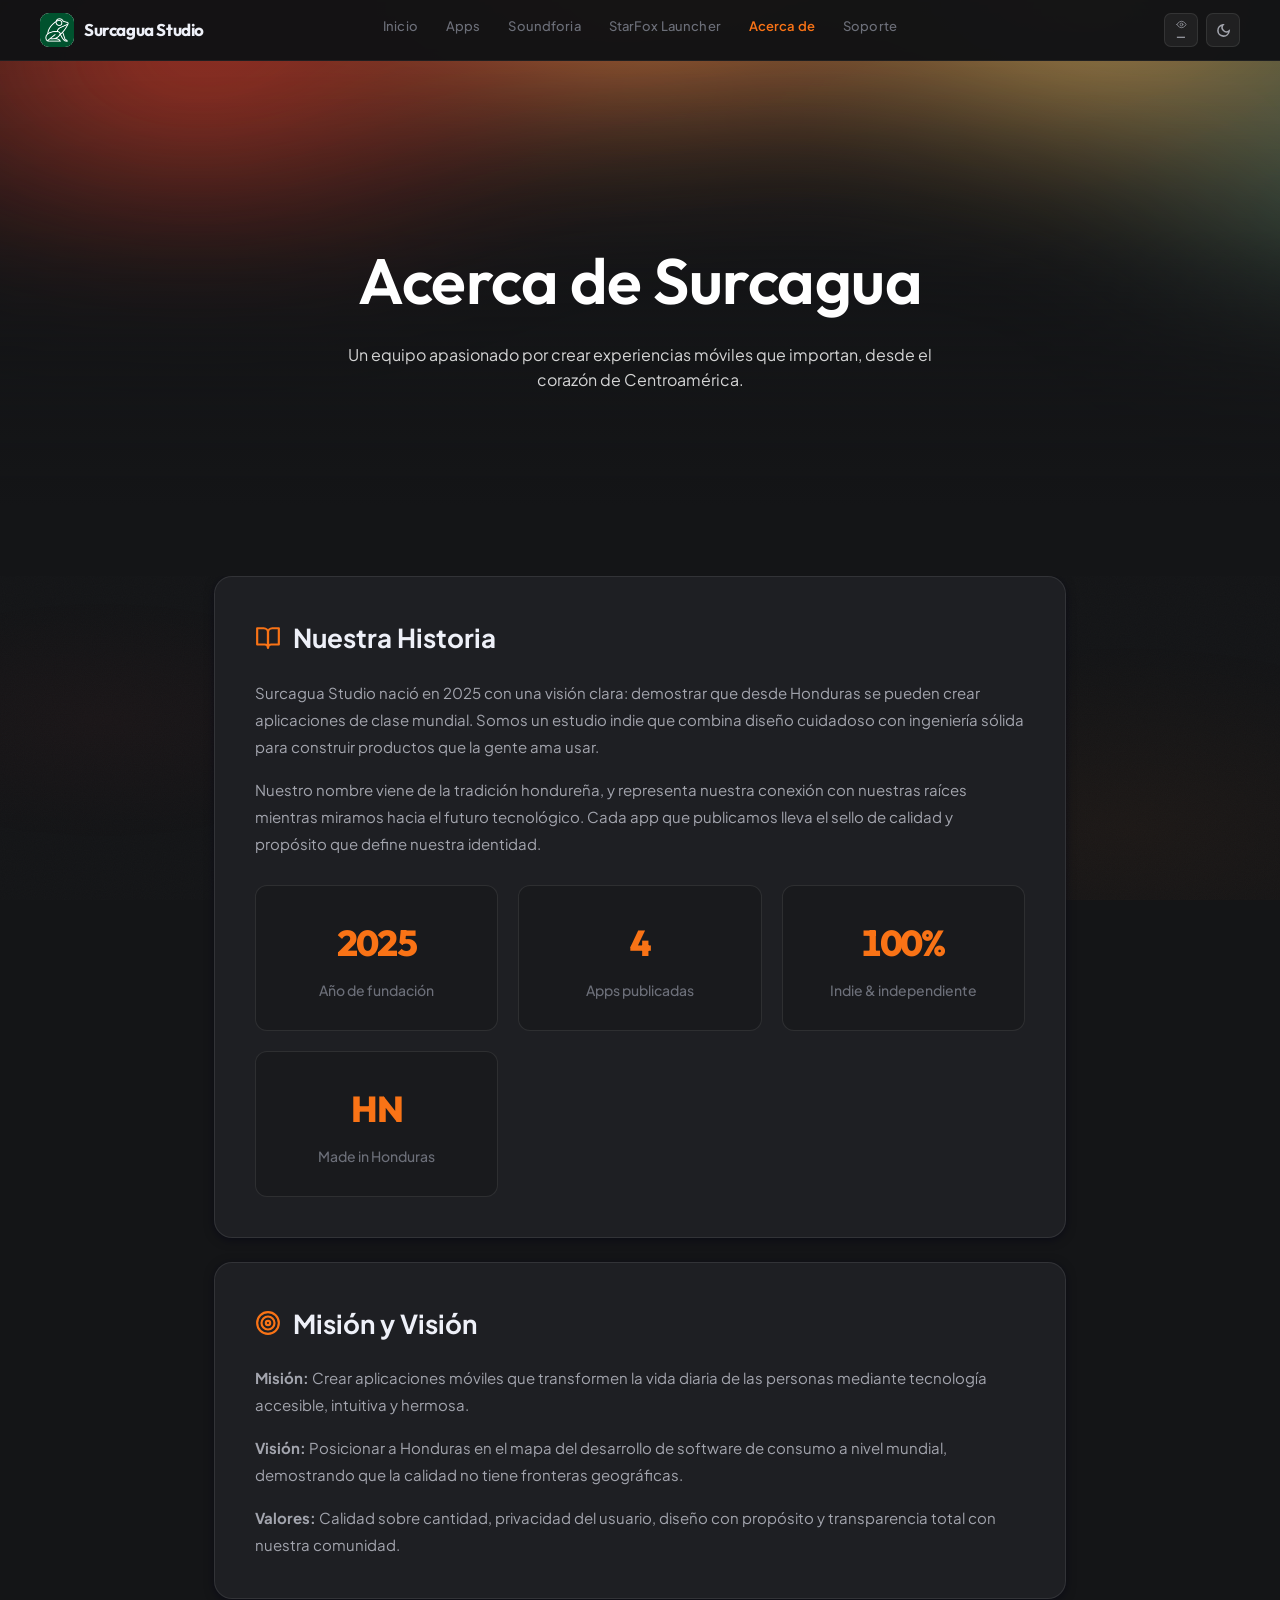
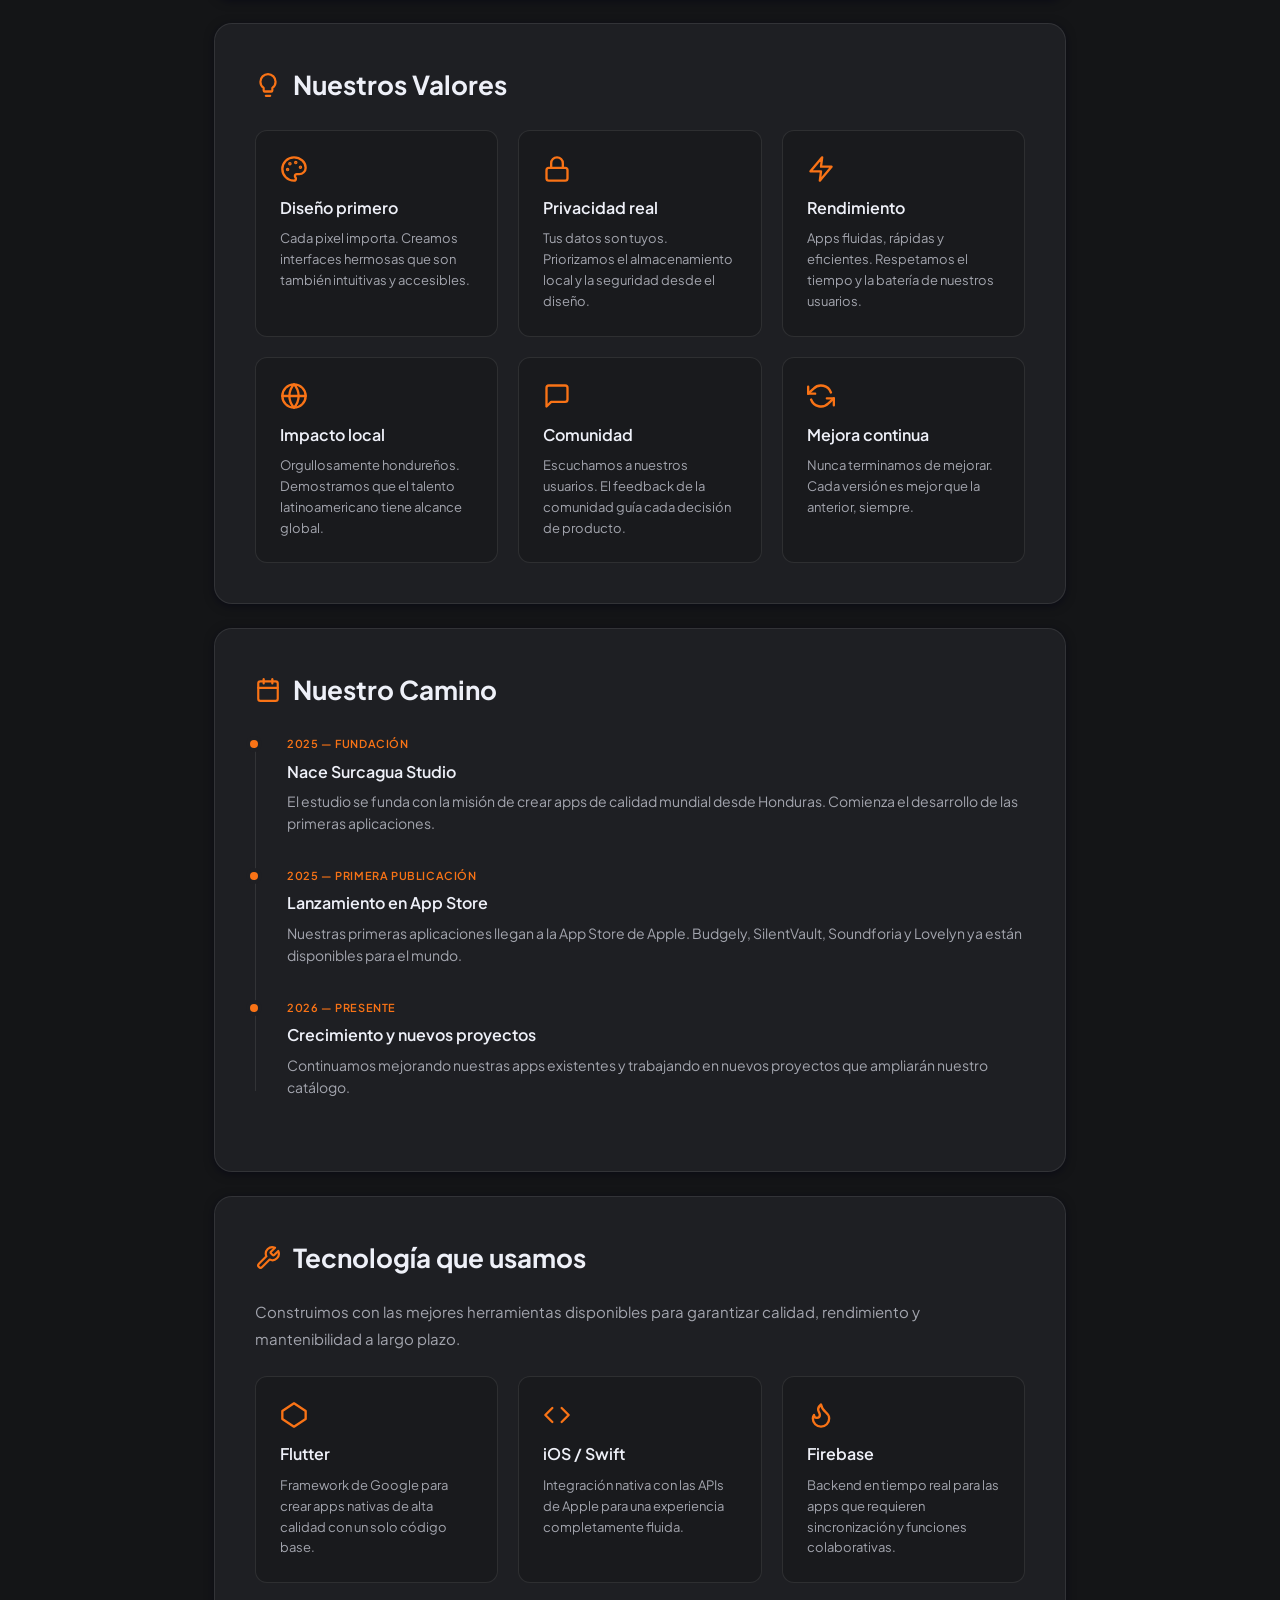
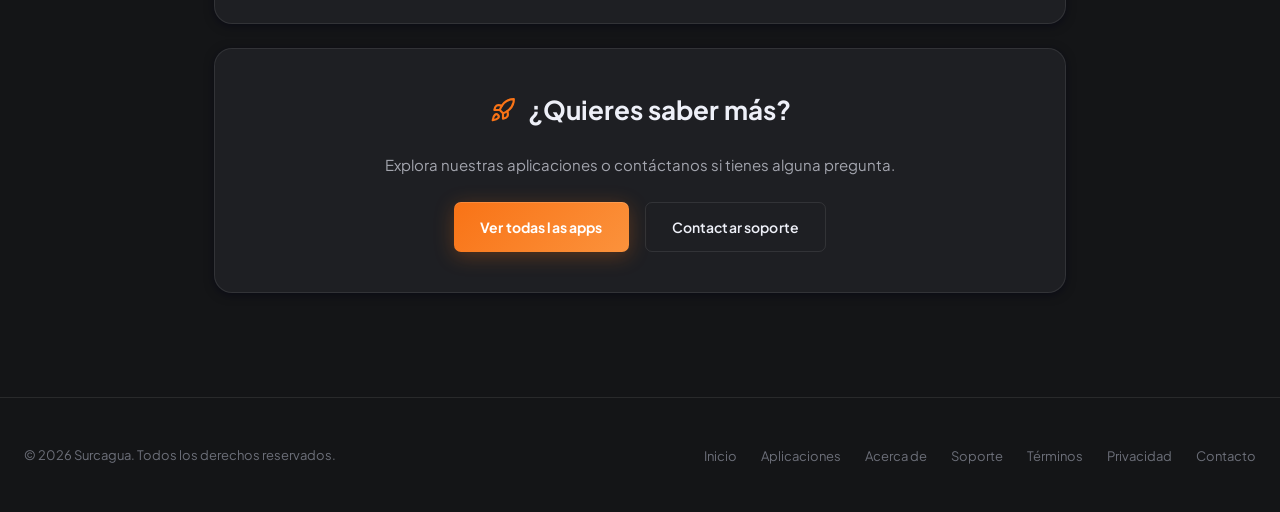
<file: acerca-de/index.html>
<!DOCTYPE html>
<html lang="es">
<head>
    <meta charset="UTF-8">
    <meta name="viewport" content="width=device-width, initial-scale=1.0">
    <title>Acerca de — Surcagua Studio</title>
    <meta name="description" content="Conoce la historia de Surcagua Studio, el estudio indie hondureño fundado en 2025 que crea aplicaciones iOS con pasión y propósito.">
    <link rel="preconnect" href="https://fonts.googleapis.com">
    <link rel="preconnect" href="https://fonts.gstatic.com" crossorigin>
    <link href="https://fonts.googleapis.com/css2?family=Plus+Jakarta+Sans:ital,wght@0,300;0,400;0,500;0,600;0,700;0,800;1,400;1,600;1,700&display=swap" rel="stylesheet">
    <link rel="icon" type="image/png" href="../assets/logo.png">
    <link rel="apple-touch-icon" href="../assets/logo.png">
    <link rel="stylesheet" href="../assets/css/main.css">
</head>
<body>

    <div class="bg-effects">
        <div class="orb"></div>
        <div class="orb"></div>
        <div class="orb"></div>
    </div>
    <div class="noise-overlay"></div>

    <nav class="navbar" id="navbar">
        <div class="navbar-inner">
            <a href="../index.html" class="logo">
                <div class="logo-icon"><img src="../assets/logoFondo.png" alt="Surcagua Studio"></div>
                <span class="logo-text">Surcagua Studio</span>
            </a>
            <div class="nav-center" id="navLinks">
                <a href="../index.html" class="nav-link">Inicio</a>
                <a href="../apps/index.html" class="nav-link">Apps</a>
                <a href="../soundforia/index.html" class="nav-link">Soundforia</a>
                <a href="../starfox/index.html" class="nav-link">StarFox Launcher</a>
                <a href="../acerca-de/index.html" class="nav-link active">Acerca de</a>
                <a href="../soporte/index.html" class="nav-link">Soporte</a>
            </div>
            <div class="nav-actions">
                <span class="visit-counter" id="visitCounter" title="Visitas">
                    <svg width="14" height="14" viewBox="0 0 24 24" fill="none" stroke="currentColor" stroke-width="2" stroke-linecap="round" stroke-linejoin="round" aria-hidden="true"><path d="M2 12s3.6-7 10-7 10 7 10 7-3.6 7-10 7S2 12 2 12z"/><circle cx="12" cy="12" r="3"/></svg>
                    <span id="visitCount">—</span>
                </span>
                <button class="mobile-menu-btn" id="menuBtn" onclick="toggleMenu()" aria-label="Menú">
                    <div class="hamburger"><span></span><span></span><span></span></div>
                </button>
                <button class="theme-toggle" onclick="toggleTheme()" aria-label="Cambiar tema">
                    <span class="theme-icon" id="themeIcon"></span>
                </button>
            </div>
        </div>
    </nav>

    <main class="page-content">

        <div class="about-hero hx-hero">
            <h1>Acerca de <span class="gradient-text">Surcagua</span></h1>
            <p>Un equipo apasionado por crear experiencias móviles que importan, desde el corazón de Centroamérica.</p>
        </div>

        <div class="about-content">

            <div class="about-section">
                <h2><span class="icon"><svg width="26" height="26" viewBox="0 0 24 24" fill="none" stroke="currentColor" stroke-width="2" stroke-linecap="round" stroke-linejoin="round" style="color:var(--accent-primary)"><path d="M2 3h6a4 4 0 0 1 4 4v14a3 3 0 0 0-3-3H2z"/><path d="M22 3h-6a4 4 0 0 0-4 4v14a3 3 0 0 1 3-3h7z"/></svg></span> Nuestra Historia</h2>
                <p>Surcagua Studio nació en 2025 con una visión clara: demostrar que desde Honduras se pueden crear aplicaciones de clase mundial. Somos un estudio indie que combina diseño cuidadoso con ingeniería sólida para construir productos que la gente ama usar.</p>
                <p>Nuestro nombre viene de la tradición hondureña, y representa nuestra conexión con nuestras raíces mientras miramos hacia el futuro tecnológico. Cada app que publicamos lleva el sello de calidad y propósito que define nuestra identidad.</p>
                <div class="about-stats">
                    <div class="about-stat-card">
                        <div class="about-stat-number">2025</div>
                        <div class="about-stat-label">Año de fundación</div>
                    </div>
                    <div class="about-stat-card">
                        <div class="about-stat-number">4</div>
                        <div class="about-stat-label">Apps publicadas</div>
                    </div>
                    <div class="about-stat-card">
                        <div class="about-stat-number">100%</div>
                        <div class="about-stat-label">Indie & independiente</div>
                    </div>
                    <div class="about-stat-card">
                        <div class="about-stat-number">HN</div>
                        <div class="about-stat-label">Made in Honduras</div>
                    </div>
                </div>
            </div>

            <div class="about-section">
                <h2><span class="icon"><svg width="26" height="26" viewBox="0 0 24 24" fill="none" stroke="currentColor" stroke-width="2" stroke-linecap="round" stroke-linejoin="round" style="color:var(--accent-primary)"><circle cx="12" cy="12" r="10"/><circle cx="12" cy="12" r="6"/><circle cx="12" cy="12" r="2"/></svg></span> Misión y Visión</h2>
                <p><strong>Misión:</strong> Crear aplicaciones móviles que transformen la vida diaria de las personas mediante tecnología accesible, intuitiva y hermosa.</p>
                <p><strong>Visión:</strong> Posicionar a Honduras en el mapa del desarrollo de software de consumo a nivel mundial, demostrando que la calidad no tiene fronteras geográficas.</p>
                <p><strong>Valores:</strong> Calidad sobre cantidad, privacidad del usuario, diseño con propósito y transparencia total con nuestra comunidad.</p>
            </div>

            <div class="about-section">
                <h2><span class="icon"><svg width="26" height="26" viewBox="0 0 24 24" fill="none" stroke="currentColor" stroke-width="2" stroke-linecap="round" stroke-linejoin="round" style="color:var(--accent-primary)"><path d="M9 18h6"/><path d="M10 22h4"/><path d="M12 2a7 7 0 0 1 7 7c0 2.38-1.19 4.47-3 5.74V17a1 1 0 0 1-1 1H9a1 1 0 0 1-1-1v-2.26C6.19 13.47 5 11.38 5 9a7 7 0 0 1 7-7z"/></svg></span> Nuestros Valores</h2>
                <div class="values-grid">
                    <div class="value-card">
                        <div class="value-icon"><svg width="28" height="28" viewBox="0 0 24 24" fill="none" stroke="currentColor" stroke-width="2" stroke-linecap="round" stroke-linejoin="round" style="color:var(--accent-primary)"><circle cx="13.5" cy="6.5" r=".5" fill="currentColor"/><circle cx="17.5" cy="10.5" r=".5" fill="currentColor"/><circle cx="8.5" cy="7.5" r=".5" fill="currentColor"/><circle cx="6.5" cy="12.5" r=".5" fill="currentColor"/><path d="M12 2C6.5 2 2 6.5 2 12s4.5 10 10 10c.926 0 1.648-.746 1.648-1.688 0-.437-.18-.835-.437-1.125-.29-.289-.438-.652-.438-1.125a1.64 1.64 0 0 1 1.668-1.668h1.996c3.051 0 5.555-2.503 5.555-5.554C21.965 6.012 17.461 2 12 2z"/></svg></div>
                        <div class="value-title">Diseño primero</div>
                        <div class="value-desc">Cada pixel importa. Creamos interfaces hermosas que son también intuitivas y accesibles.</div>
                    </div>
                    <div class="value-card">
                        <div class="value-icon"><svg width="28" height="28" viewBox="0 0 24 24" fill="none" stroke="currentColor" stroke-width="2" stroke-linecap="round" stroke-linejoin="round" style="color:var(--accent-primary)"><rect x="3" y="11" width="18" height="11" rx="2" ry="2"/><path d="M7 11V7a5 5 0 0 1 10 0v4"/></svg></div>
                        <div class="value-title">Privacidad real</div>
                        <div class="value-desc">Tus datos son tuyos. Priorizamos el almacenamiento local y la seguridad desde el diseño.</div>
                    </div>
                    <div class="value-card">
                        <div class="value-icon"><svg width="28" height="28" viewBox="0 0 24 24" fill="none" stroke="currentColor" stroke-width="2" stroke-linecap="round" stroke-linejoin="round" style="color:var(--accent-primary)"><polygon points="13 2 3 14 12 14 11 22 21 10 12 10 13 2"/></svg></div>
                        <div class="value-title">Rendimiento</div>
                        <div class="value-desc">Apps fluidas, rápidas y eficientes. Respetamos el tiempo y la batería de nuestros usuarios.</div>
                    </div>
                    <div class="value-card">
                        <div class="value-icon"><svg width="28" height="28" viewBox="0 0 24 24" fill="none" stroke="currentColor" stroke-width="2" stroke-linecap="round" stroke-linejoin="round" style="color:var(--accent-primary)"><circle cx="12" cy="12" r="10"/><line x1="2" y1="12" x2="22" y2="12"/><path d="M12 2a15.3 15.3 0 0 1 4 10 15.3 15.3 0 0 1-4 10 15.3 15.3 0 0 1-4-10 15.3 15.3 0 0 1 4-10z"/></svg></div>
                        <div class="value-title">Impacto local</div>
                        <div class="value-desc">Orgullosamente hondureños. Demostramos que el talento latinoamericano tiene alcance global.</div>
                    </div>
                    <div class="value-card">
                        <div class="value-icon"><svg width="28" height="28" viewBox="0 0 24 24" fill="none" stroke="currentColor" stroke-width="2" stroke-linecap="round" stroke-linejoin="round" style="color:var(--accent-primary)"><path d="M21 15a2 2 0 0 1-2 2H7l-4 4V5a2 2 0 0 1 2-2h14a2 2 0 0 1 2 2z"/></svg></div>
                        <div class="value-title">Comunidad</div>
                        <div class="value-desc">Escuchamos a nuestros usuarios. El feedback de la comunidad guía cada decisión de producto.</div>
                    </div>
                    <div class="value-card">
                        <div class="value-icon"><svg width="28" height="28" viewBox="0 0 24 24" fill="none" stroke="currentColor" stroke-width="2" stroke-linecap="round" stroke-linejoin="round" style="color:var(--accent-primary)"><polyline points="1 4 1 10 7 10"/><polyline points="23 20 23 14 17 14"/><path d="M20.49 9A9 9 0 0 0 5.64 5.64L1 10m22 4-4.64 4.36A9 9 0 0 1 3.51 15"/></svg></div>
                        <div class="value-title">Mejora continua</div>
                        <div class="value-desc">Nunca terminamos de mejorar. Cada versión es mejor que la anterior, siempre.</div>
                    </div>
                </div>
            </div>

            <div class="about-section">
                <h2><span class="icon"><svg width="26" height="26" viewBox="0 0 24 24" fill="none" stroke="currentColor" stroke-width="2" stroke-linecap="round" stroke-linejoin="round" style="color:var(--accent-primary)"><rect x="3" y="4" width="18" height="18" rx="2" ry="2"/><line x1="16" y1="2" x2="16" y2="6"/><line x1="8" y1="2" x2="8" y2="6"/><line x1="3" y1="10" x2="21" y2="10"/></svg></span> Nuestro Camino</h2>
                <div class="timeline">
                    <div class="timeline-item">
                        <div class="timeline-date">2025 — Fundación</div>
                        <div class="timeline-title">Nace Surcagua Studio</div>
                        <div class="timeline-desc">El estudio se funda con la misión de crear apps de calidad mundial desde Honduras. Comienza el desarrollo de las primeras aplicaciones.</div>
                    </div>
                    <div class="timeline-item">
                        <div class="timeline-date">2025 — Primera publicación</div>
                        <div class="timeline-title">Lanzamiento en App Store</div>
                        <div class="timeline-desc">Nuestras primeras aplicaciones llegan a la App Store de Apple. Budgely, SilentVault, Soundforia y Lovelyn ya están disponibles para el mundo.</div>
                    </div>
                    <div class="timeline-item">
                        <div class="timeline-date">2026 — Presente</div>
                        <div class="timeline-title">Crecimiento y nuevos proyectos</div>
                        <div class="timeline-desc">Continuamos mejorando nuestras apps existentes y trabajando en nuevos proyectos que ampliarán nuestro catálogo.</div>
                    </div>
                </div>
            </div>

            <div class="about-section">
                <h2><span class="icon"><svg width="26" height="26" viewBox="0 0 24 24" fill="none" stroke="currentColor" stroke-width="2" stroke-linecap="round" stroke-linejoin="round" style="color:var(--accent-primary)"><path d="M14.7 6.3a1 1 0 0 0 0 1.4l1.6 1.6a1 1 0 0 0 1.4 0l3.77-3.77a6 6 0 0 1-7.94 7.94l-6.91 6.91a2.12 2.12 0 0 1-3-3l6.91-6.91a6 6 0 0 1 7.94-7.94l-3.76 3.76z"/></svg></span> Tecnología que usamos</h2>
                <p>Construimos con las mejores herramientas disponibles para garantizar calidad, rendimiento y mantenibilidad a largo plazo.</p>
                <div class="values-grid">
                    <div class="value-card">
                        <div class="value-icon"><svg width="28" height="28" viewBox="0 0 24 24" fill="none" stroke="currentColor" stroke-width="2" stroke-linecap="round" stroke-linejoin="round" style="color:var(--accent-primary)"><polygon points="12 2 22 8.5 22 15.5 12 22 2 15.5 2 8.5 12 2"/></svg></div>
                        <div class="value-title">Flutter</div>
                        <div class="value-desc">Framework de Google para crear apps nativas de alta calidad con un solo código base.</div>
                    </div>
                    <div class="value-card">
                        <div class="value-icon"><svg width="28" height="28" viewBox="0 0 24 24" fill="none" stroke="currentColor" stroke-width="2" stroke-linecap="round" stroke-linejoin="round" style="color:var(--accent-primary)"><polyline points="16 18 22 12 16 6"/><polyline points="8 6 2 12 8 18"/></svg></div>
                        <div class="value-title">iOS / Swift</div>
                        <div class="value-desc">Integración nativa con las APIs de Apple para una experiencia completamente fluida.</div>
                    </div>
                    <div class="value-card">
                        <div class="value-icon"><svg width="28" height="28" viewBox="0 0 24 24" fill="none" stroke="currentColor" stroke-width="2" stroke-linecap="round" stroke-linejoin="round" style="color:var(--accent-primary)"><path d="M8.5 14.5A2.5 2.5 0 0 0 11 12c0-1.38-.5-2-1-3-1.072-2.143-.224-4.054 2-6 .5 2.5 2 4.9 4 6.5 2 1.6 3 3.5 3 5.5a7 7 0 1 1-14 0c0-1.153.433-2.294 1-3a2.5 2.5 0 0 0 2.5 2.5z"/></svg></div>
                        <div class="value-title">Firebase</div>
                        <div class="value-desc">Backend en tiempo real para las apps que requieren sincronización y funciones colaborativas.</div>
                    </div>
                </div>
            </div>

            <div class="about-section" style="text-align:center;">
                <h2 style="justify-content:center;"><span class="icon"><svg width="26" height="26" viewBox="0 0 24 24" fill="none" stroke="currentColor" stroke-width="2" stroke-linecap="round" stroke-linejoin="round" style="color:var(--accent-primary)"><path d="M4.5 16.5c-1.5 1.26-2 5-2 5s3.74-.5 5-2c.71-.84.7-2.13-.09-2.91a2.18 2.18 0 0 0-2.91-.09z"/><path d="m12 15-3-3a22 22 0 0 1 2-3.95A12.88 12.88 0 0 1 22 2c0 2.72-.78 7.5-6 11a22.35 22.35 0 0 1-4 2z"/><path d="M9 12H4s.55-3.03 2-4c1.62-1.08 5 0 5 0"/><path d="M12 15v5s3.03-.55 4-2c1.08-1.62 0-5 0-5"/></svg></span> ¿Quieres saber más?</h2>
                <p style="text-align:center;">Explora nuestras aplicaciones o contáctanos si tienes alguna pregunta.</p>
                <div style="display:flex;gap:16px;justify-content:center;flex-wrap:wrap;margin-top:24px;">
                    <a href="../apps/index.html" class="btn btn-primary">Ver todas las apps</a>
                    <a href="../soporte/index.html" class="btn btn-secondary">Contactar soporte</a>
                </div>
            </div>

        </div>

    </main>

    <footer class="footer">
        <div class="footer-inner">
            <div class="footer-left">© 2026 Surcagua. Todos los derechos reservados.</div>
            <ul class="footer-links">
                <li><a href="../index.html">Inicio</a></li>
                <li><a href="../apps/index.html">Aplicaciones</a></li>
                <li><a href="../acerca-de/index.html">Acerca de</a></li>
                <li><a href="../soporte/index.html">Soporte</a></li>
                <li><a href="../terminos/index.html">Términos</a></li>
                <li><a href="../privacidad/index.html">Privacidad</a></li>
                <li><a href="mailto:support@surcaguastudio.com">Contacto</a></li>
            </ul>
        </div>
    </footer>

    <script src="../assets/js/main.js"></script>
</body>
</html>
</file>
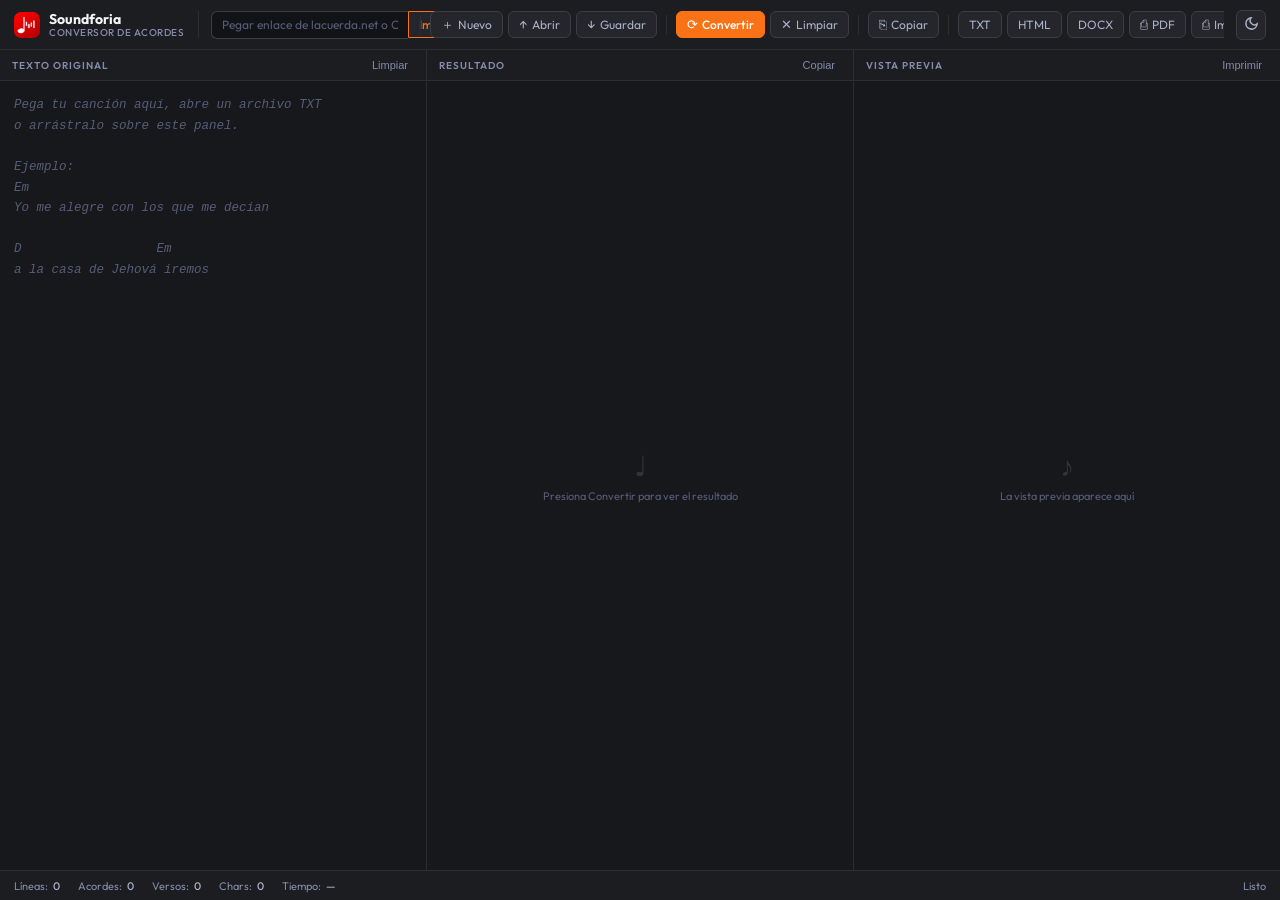
<file: conversor/index.html>
<!DOCTYPE html>
<html lang="es">
<head>
<meta charset="UTF-8">
<meta name="viewport" content="width=device-width, initial-scale=1.0">
<title>Soundforia — Conversor de Acordes</title>
<meta name="description" content="Convierte canciones con acordes sobre la letra al formato en línea que usa Soundforia. Importa desde lacuerda.net o Cifra Club y exporta a TXT, HTML, PDF o Word.">
<link rel="icon" type="image/png" href="../assets/logo.png">
<link rel="preconnect" href="https://fonts.googleapis.com">
<link rel="preconnect" href="https://fonts.gstatic.com" crossorigin>
<link href="https://fonts.googleapis.com/css2?family=Plus+Jakarta+Sans:ital,wght@0,400;0,500;0,600;0,700;0,800;1,400&family=Outfit:wght@400;500;600;700&display=swap" rel="stylesheet">
<style>
/* ===================================================================
   RESET & VARIABLES
=================================================================== */
*, *::before, *::after { box-sizing: border-box; margin: 0; padding: 0; }

:root {
  --bg:         #121316;
  --bg-2:       #1c1d21;
  --bg-3:       #17181b;
  --bg-4:       #24262b;
  --border:     #2c2e34;
  --border-2:   #3a3d45;
  --accent:     #f97316;
  --accent-h:   #fb923c;
  --accent-dim: rgba(249,115,22,.18);
  --green:      #34d399;
  --yellow:     #fbbf24;
  --red:        #f87171;
  --t1:         #f3f4f9;
  --t2:         #aab0c7;
  --t3:         #848bab;
  --t4:         #565d78;
  --bg-hover:   #2a2c32;
  --bg-active:  #34373f;
  --mono:       'SF Mono', 'Courier New', Consolas, monospace;
  --ui:         'Outfit', 'Plus Jakarta Sans', -apple-system, 'Segoe UI', sans-serif;
  --r:          8px;
  --r-sm:       6px;
}

body.light-mode {
  --bg:         #f5f7fc;
  --bg-2:       #ffffff;
  --bg-3:       #eceef5;
  --bg-4:       #eef0f6;
  --border:     rgba(0,15,60,.08);
  --border-2:   rgba(0,15,60,.14);
  --accent:     #f97316;
  --accent-h:   #ea6a0c;
  --accent-dim: rgba(249,115,22,.08);
  --green:      #16a34a;
  --yellow:     #d97706;
  --red:        #dc2626;
  --t1:         #0d0f1a;
  --t2:         #525c7a;
  --t3:         #7b849f;
  --t4:         #8a93ae;
  --bg-hover:   #e4e4e4;
  --bg-active:  #d8d8d8;
}

html { height: 100%; }
body {
  height: 100%; margin: 0;
  background: var(--bg); color: var(--t1);
  font-family: var(--ui); font-size: 13px; overflow: hidden;
  transition: background-color .3s ease, color .3s ease;
}

/* ===================================================================
   APP SHELL
=================================================================== */
.app { display: flex; flex-direction: column; height: 100vh; }

/* --- HEADER -------------------------------------------------------- */
.header {
  background: var(--bg-2);
  border-bottom: 1px solid var(--border);
  padding: 0 14px;
  display: flex;
  align-items: center;
  gap: 12px;
  height: 50px;
  flex-shrink: 0;
  overflow: hidden;
}

.logo {
  display: flex;
  align-items: center;
  gap: 9px;
  font-size: 14px;
  font-weight: 700;
  color: var(--t1);
  text-decoration: none;
  white-space: nowrap;
  padding-right: 14px;
  border-right: 1px solid var(--border);
  flex-shrink: 0;
  transition: opacity .15s ease;
}
.logo:hover { opacity: .8; }

.logo-icon {
  width: 26px; height: 26px;
  border-radius: 7px;
  overflow: hidden;
  flex-shrink: 0;
  display: block;
}
.logo-icon img { width: 100%; height: 100%; object-fit: cover; display: block; }

.logo-text { display: flex; flex-direction: column; line-height: 1.15; }
.logo-sub {
  font-size: 10px; font-weight: 500;
  color: var(--t3);
  text-transform: uppercase;
  letter-spacing: .05em;
}

/* --- THEME TOGGLE ---------------------------------------------------- */
.theme-toggle {
  width: 30px; height: 30px;
  padding: 0;
  display: flex; align-items: center; justify-content: center;
  flex-shrink: 0;
  margin-left: auto;
}

.toolbar {
  display: flex;
  align-items: center;
  gap: 5px;
  flex: 1;
  flex-wrap: nowrap;
  overflow-x: auto;
  overflow-y: hidden;
  -webkit-overflow-scrolling: touch;
  scrollbar-width: none;
}
.toolbar::-webkit-scrollbar { display: none; }

.tb-sep {
  width: 1px;
  height: 20px;
  background: var(--border);
  margin: 0 4px;
  flex-shrink: 0;
}

/* --- BOTONES ------------------------------------------------------- */
.btn {
  display: inline-flex;
  align-items: center;
  gap: 4px;
  padding: 5px 10px;
  border: 1px solid var(--border-2);
  border-radius: var(--r-sm);
  background: var(--bg-4);
  color: var(--t2);
  font-family: var(--ui);
  font-size: 12px;
  cursor: pointer;
  transition: background .12s, color .12s, border-color .12s;
  white-space: nowrap;
  user-select: none;
}
.btn:hover { background: var(--bg-hover); color: var(--t1); border-color: var(--border-2); }
.btn:active { background: var(--bg-active); }

.btn-primary {
  background: var(--accent);
  border-color: var(--accent);
  color: #fff;
  font-weight: 500;
}
.btn-primary:hover { background: var(--accent-h); border-color: var(--accent-h); }

.ico { font-size: 13px; line-height: 1; }

/* --- URL BAR ------------------------------------------------------ */
.url-bar {
  display: flex;
  align-items: center;
  gap: 0;
  flex: 1;
  min-width: 200px;
  max-width: 380px;
}

.url-input {
  flex: 1;
  height: 28px;
  padding: 0 10px;
  border: 1px solid var(--border-2);
  border-right: none;
  border-radius: var(--r-sm) 0 0 var(--r-sm);
  background: var(--bg);
  color: var(--t1);
  font-family: var(--ui);
  font-size: 12px;
  outline: none;
  transition: border-color .15s;
}
.url-input:focus { border-color: var(--accent); }
.url-input::placeholder { color: var(--t4); }

.btn-import {
  border-radius: 0 var(--r-sm) var(--r-sm) 0;
  border-color: var(--accent);
  color: var(--accent);
  white-space: nowrap;
  font-weight: 500;
}
.btn-import:hover { background: var(--accent); color: #fff; }

/* --- PANELS -------------------------------------------------------- */
.main {
  display: grid;
  grid-template-columns: 1fr 1fr 1fr;
  gap: 1px;
  background: var(--border);
  flex: 1;
  overflow: hidden;
}

.panel {
  background: var(--bg-3);
  display: flex;
  flex-direction: column;
  overflow: hidden;
  min-width: 0;
}

.panel-head {
  background: var(--bg-2);
  border-bottom: 1px solid var(--border);
  padding: 7px 12px;
  display: flex;
  align-items: center;
  justify-content: space-between;
  flex-shrink: 0;
}

.panel-title {
  font-size: 10px;
  font-weight: 600;
  text-transform: uppercase;
  letter-spacing: .1em;
  color: var(--t3);
}

.panel-acts { display: flex; gap: 5px; }

.pact {
  background: none;
  border: none;
  color: var(--t3);
  cursor: pointer;
  font-size: 11px;
  padding: 2px 6px;
  border-radius: var(--r-sm);
  transition: color .12s, background .12s;
}
.pact:hover { color: var(--t1); background: var(--bg-hover); }

.panel-body {
  flex: 1;
  overflow: hidden;
  position: relative;
  display: flex;
  flex-direction: column;
}

/* --- TEXTAREA ------------------------------------------------------ */
textarea {
  flex: 1;
  background: transparent;
  border: none;
  outline: none;
  color: var(--t1);
  font-family: var(--mono);
  font-size: 12.5px;
  line-height: 1.65;
  padding: 14px;
  resize: none;
  white-space: pre;
  overflow-wrap: normal;
  overflow-x: auto;
  overflow-y: auto;
  tab-size: 4;
}
textarea::placeholder { color: var(--t4); font-style: italic; }
textarea::selection { background: var(--accent-dim); }

/* --- OUTPUT & PREVIEW --------------------------------------------- */
.out-wrap {
  flex: 1;
  overflow: auto;
  padding: 14px;
  font-family: var(--mono);
  font-size: 12.5px;
  line-height: 1.65;
  white-space: pre;
  color: var(--t1);
  cursor: text;
  user-select: text;
  min-height: 0;
}

.prev-wrap {
  flex: 1;
  overflow: auto;
  padding: 14px;
  font-family: var(--mono);
  font-size: 12.5px;
  line-height: 1.65;
  white-space: pre-wrap;
  color: var(--t1);
  min-height: 0;
}

.ch { color: var(--accent); font-weight: 600; }

/* --- DROP OVERLAY -------------------------------------------------- */
.drop-ov {
  position: absolute;
  inset: 0;
  background: var(--accent-dim);
  border: 2px dashed var(--accent);
  border-radius: var(--r);
  display: none;
  align-items: center;
  justify-content: center;
  flex-direction: column;
  gap: 6px;
  z-index: 20;
  pointer-events: none;
}
.drop-ov.show { display: flex; }
.drop-ov-title { font-size: 15px; font-weight: 500; color: var(--accent); }
.drop-ov-sub { font-size: 11px; color: var(--t2); }

/* --- STATUS BAR ---------------------------------------------------- */
.statusbar {
  background: var(--bg-2);
  border-top: 1px solid var(--border);
  padding: 0 14px;
  display: flex;
  align-items: center;
  gap: 18px;
  height: 30px;
  flex-shrink: 0;
}

.stat { display: flex; align-items: center; gap: 5px; font-size: 11px; color: var(--t3); }
.stat-val { color: var(--t2); font-weight: 500; }

.status-msg {
  margin-left: auto;
  font-size: 11px;
  color: var(--t3);
  display: flex;
  align-items: center;
  gap: 6px;
}

/* --- PROGRESS BAR -------------------------------------------------- */
.progress {
  position: fixed;
  top: 0; left: 0;
  height: 2px;
  width: 0%;
  background: var(--accent);
  transition: width .25s ease;
  z-index: 1000;
  pointer-events: none;
}

/* --- LOADING OVERLAY ------------------------------------------------ */
.loading-overlay {
  position: fixed;
  inset: 0;
  display: flex;
  align-items: center;
  justify-content: center;
  flex-direction: column;
  gap: 22px;
  background: color-mix(in srgb, var(--bg) 88%, transparent);
  backdrop-filter: blur(3px);
  -webkit-backdrop-filter: blur(3px);
  z-index: 900;
  opacity: 0;
  visibility: hidden;
  transition: opacity .25s ease, visibility 0s linear .25s;
}
.loading-overlay.show {
  opacity: 1;
  visibility: visible;
  transition: opacity .25s ease, visibility 0s linear 0s;
}
.loading-overlay-text {
  font-size: 12.5px;
  font-weight: 600;
  color: var(--t2);
  letter-spacing: .01em;
}

.loader {
  --color-1: #FFA400;
  --color-2: #ff3d00;
  --size: 1px;

  width: calc(48 * var(--size));
  height: calc(48 * var(--size));
  display: inline-block;
  position: relative;
}
.loader::after,
.loader::before {
  content: '';
  box-sizing: border-box;
  width: calc(48 * var(--size));
  height: calc(48 * var(--size));
  border: calc(2 * var(--size)) solid var(--color-1);
  position: absolute;
  left: 0;
  top: 0;
  animation: rotationBreak 3s ease-in-out infinite alternate;
}
.loader::after {
  border-color: var(--color-2);
  animation-direction: alternate-reverse;
}

@keyframes rotationBreak {
  0% {
    transform: rotate(0);
  }
  25% {
    transform: rotate(90deg);
  }
  50% {
    transform: rotate(180deg);
  }
  75% {
    transform: rotate(270deg);
  }
  100% {
    transform: rotate(360deg);
  }
}

/* --- TOAST --------------------------------------------------------- */
.toasts {
  position: fixed;
  bottom: 40px;
  right: 14px;
  display: flex;
  flex-direction: column;
  gap: 7px;
  z-index: 500;
}

.toast {
  background: var(--bg-2);
  border: 1px solid var(--border);
  border-radius: var(--r);
  padding: 9px 13px;
  font-size: 11.5px;
  color: var(--t1);
  max-width: 270px;
  animation: tIn .18s ease;
  border-left: 3px solid var(--t4);
  box-shadow: 0 8px 24px rgba(0,0,0,.16);
}
.toast.ok  { border-left-color: var(--green); }
.toast.err { border-left-color: var(--red); }
.toast.warn{ border-left-color: var(--yellow); }
.toast.info{ border-left-color: var(--accent); }

@keyframes tIn {
  from { transform: translateX(16px); opacity: 0; }
  to   { transform: translateX(0);    opacity: 1; }
}

/* --- SCROLLBARS ---------------------------------------------------- */
::-webkit-scrollbar { width: 5px; height: 5px; }
::-webkit-scrollbar-track { background: transparent; }
::-webkit-scrollbar-thumb { background: var(--border-2); border-radius: 3px; }
::-webkit-scrollbar-thumb:hover { background: var(--t4); }

/* --- PLACEHOLDER (paneles vacíos) ---------------------------------- */
.empty-hint {
  position: absolute;
  inset: 0;
  display: flex;
  align-items: center;
  justify-content: center;
  flex-direction: column;
  gap: 6px;
  pointer-events: none;
}
.empty-hint-icon { font-size: 28px; opacity: .12; }
.empty-hint-text { font-size: 11px; color: var(--t4); }

/* --- RESPONSIVE ---------------------------------------------------- */
@media (max-width: 860px) {
  .main { grid-template-columns: 1fr; grid-template-rows: 1fr 1fr 1fr; }
}

@media (max-width: 560px) {
  .logo-sub { display: none; }
  .logo { padding-right: 10px; gap: 7px; }
  .header { gap: 8px; padding: 0 10px; }
  .theme-toggle { width: 28px; height: 28px; }
}

/* --- PRINT --------------------------------------------------------- */
@media print {
  .header, .statusbar, .progress, .toasts { display: none !important; }
  .main { grid-template-columns: 1fr !important; background: #fff !important; }
  .panel:not(.p-out) { display: none !important; }
  .out-wrap { white-space: pre-wrap !important; color: #000 !important; }
  .ch { color: #c2410c !important; }
}
</style>
</head>
<body>

<!-- BARRA DE PROGRESO -->
<div class="progress" id="prog"></div>

<!-- OVERLAY DE CARGA -->
<div class="loading-overlay" id="loadingOverlay">
  <span class="loader"></span>
  <p class="loading-overlay-text" id="loadingOverlayText">Importando canción…</p>
</div>

<!-- TOASTS -->
<div class="toasts" id="toasts"></div>

<!-- APP -->
<div class="app">

  <!-- HEADER -->
  <header class="header">
    <a href="../index.html" class="logo" title="Volver a Surcagua Studio">
      <span class="logo-icon"><img src="../assets/soundforia/logo.png" alt="Soundforia"></span>
      <span class="logo-text">
        Soundforia
        <span class="logo-sub">Conversor de acordes</span>
      </span>
    </a>

    <div class="toolbar">
      <!-- URL Import -->
      <div class="url-bar">
        <input id="urlInput" class="url-input" type="url" placeholder="Pegar enlace de lacuerda.net o Cifra Club…" onkeydown="if(event.key==='Enter')App.importarURL()">
        <button class="btn btn-import" onclick="App.importarURL()" title="Importar canción desde URL">Importar</button>
      </div>

      <div class="tb-sep"></div>

      <!-- Archivo -->
      <button class="btn" onclick="App.nuevo()" title="Ctrl+N"><span class="ico">＋</span> Nuevo</button>
      <button class="btn" onclick="App.abrirArchivo()" title="Ctrl+O"><span class="ico">↑</span> Abrir</button>
      <button class="btn" onclick="App.guardarTXT()" title="Ctrl+S"><span class="ico">↓</span> Guardar</button>

      <div class="tb-sep"></div>

      <!-- Acción principal -->
      <button class="btn btn-primary" onclick="App.convertir()" title="Ctrl+Enter"><span class="ico">⟳</span> Convertir</button>
      <button class="btn" onclick="App.limpiarTodo()"><span class="ico">✕</span> Limpiar</button>

      <div class="tb-sep"></div>

      <!-- Resultado -->
      <button class="btn" onclick="App.copiarResultado()" title="Copiar resultado"><span class="ico">⎘</span> Copiar</button>

      <div class="tb-sep"></div>

      <!-- Exportar -->
      <button class="btn" onclick="App.exportarTXT()" title="Exportar TXT">TXT</button>
      <button class="btn" onclick="App.exportarHTML()" title="Exportar HTML">HTML</button>
      <button class="btn" onclick="App.exportarDOCX()" title="Exportar DOC">DOCX</button>
      <button class="btn" onclick="App.exportarPDF()" title="Exportar PDF"><span class="ico">⎙</span> PDF</button>
      <button class="btn" onclick="App.imprimir()" title="Imprimir"><span class="ico">⎙</span> Imprimir</button>
    </div>

    <button class="btn theme-toggle" onclick="toggleTheme()" title="Cambiar tema" aria-label="Cambiar tema">
      <span id="themeIcon"></span>
    </button>
  </header>

  <!-- PANELES -->
  <main class="main">

    <!-- PANEL: ENTRADA -->
    <div class="panel">
      <div class="panel-head">
        <span class="panel-title">Texto Original</span>
        <div class="panel-acts">
          <button class="pact" onclick="App.limpiarEntrada()">Limpiar</button>
        </div>
      </div>
      <div class="panel-body" id="dropZone">
        <div class="drop-ov" id="dropOv">
          <span class="drop-ov-title">Suelta aquí</span>
          <span class="drop-ov-sub">Archivos .txt</span>
        </div>
        <textarea
          id="inputText"
          spellcheck="false"
          placeholder="Pega tu canción aquí, abre un archivo TXT
o arrástralo sobre este panel.

Ejemplo:
Em
Yo me alegre con los que me decian

D                  Em
a la casa de Jehová iremos"
          oninput="App.onInput()"
        ></textarea>
      </div>
    </div>

    <!-- PANEL: RESULTADO -->
    <div class="panel p-out">
      <div class="panel-head">
        <span class="panel-title">Resultado</span>
        <div class="panel-acts">
          <button class="pact" onclick="App.copiarResultado()">Copiar</button>
        </div>
      </div>
      <div class="panel-body">
        <div class="empty-hint" id="outHint">
          <span class="empty-hint-icon">♩</span>
          <span class="empty-hint-text">Presiona Convertir para ver el resultado</span>
        </div>
        <div class="out-wrap" id="outWrap"></div>
      </div>
    </div>

    <!-- PANEL: VISTA PREVIA -->
    <div class="panel">
      <div class="panel-head">
        <span class="panel-title">Vista Previa</span>
        <div class="panel-acts">
          <button class="pact" onclick="App.imprimir()">Imprimir</button>
        </div>
      </div>
      <div class="panel-body">
        <div class="empty-hint" id="prevHint">
          <span class="empty-hint-icon">♪</span>
          <span class="empty-hint-text">La vista previa aparece aquí</span>
        </div>
        <div class="prev-wrap" id="prevWrap"></div>
      </div>
    </div>

  </main>

  <!-- STATUS BAR -->
  <div class="statusbar">
    <div class="stat">Líneas: <span class="stat-val" id="stLines">0</span></div>
    <div class="stat">Acordes: <span class="stat-val" id="stChords">0</span></div>
    <div class="stat">Versos: <span class="stat-val" id="stVerses">0</span></div>
    <div class="stat">Chars: <span class="stat-val" id="stChars">0</span></div>
    <div class="stat">Tiempo: <span class="stat-val" id="stTime">—</span></div>
    <div class="status-msg" id="statusMsg">Listo</div>
  </div>
</div>

<!-- INPUT ARCHIVO OCULTO -->
<input type="file" id="fileInput" accept=".txt" style="display:none" onchange="App.onFileSelected(event)">

<script>
'use strict';
/* ===================================================================
   MÓDULO: Tema — claro / oscuro (persistido, compartido con el sitio)
=================================================================== */
const SUN_SVG  = `<svg width="15" height="15" viewBox="0 0 24 24" fill="none" stroke="currentColor" stroke-width="2.5" stroke-linecap="round"><circle cx="12" cy="12" r="4"/><line x1="12" y1="2" x2="12" y2="4"/><line x1="12" y1="20" x2="12" y2="22"/><line x1="4.22" y1="4.22" x2="5.64" y2="5.64"/><line x1="18.36" y1="18.36" x2="19.78" y2="19.78"/><line x1="2" y1="12" x2="4" y2="12"/><line x1="20" y1="12" x2="22" y2="12"/><line x1="4.22" y1="19.78" x2="5.64" y2="18.36"/><line x1="18.36" y1="5.64" x2="19.78" y2="4.22"/></svg>`;
const MOON_SVG = `<svg width="15" height="15" viewBox="0 0 24 24" fill="none" stroke="currentColor" stroke-width="2.5" stroke-linecap="round"><path d="M21 12.79A9 9 0 1 1 11.21 3 7 7 0 0 0 21 12.79z"/></svg>`;

function toggleTheme() {
  const body = document.body;
  const icon = document.getElementById('themeIcon');
  body.classList.toggle('light-mode');
  if (body.classList.contains('light-mode')) {
    icon.innerHTML = SUN_SVG;
    localStorage.setItem('theme', 'light');
  } else {
    icon.innerHTML = MOON_SVG;
    localStorage.setItem('theme', 'dark');
  }
}

function loadTheme() {
  const saved = localStorage.getItem('theme');
  const icon  = document.getElementById('themeIcon');
  if (saved === 'light') {
    document.body.classList.add('light-mode');
    icon.innerHTML = SUN_SVG;
  } else {
    document.body.classList.remove('light-mode');
    icon.innerHTML = MOON_SVG;
  }
}

/* ===================================================================
   MÓDULO: Utils — utilidades generales
=================================================================== */
const Utils = {
  /** Descarga un Blob como archivo. */
  descargar(blob, nombre) {
    const url = URL.createObjectURL(blob);
    const a   = document.createElement('a');
    a.href    = url;
    a.download= nombre;
    document.body.appendChild(a);
    a.click();
    document.body.removeChild(a);
    URL.revokeObjectURL(url);
  },

  /** Lee un File como texto UTF-8. */
  leerArchivo(file) {
    return new Promise((res, rej) => {
      const r = new FileReader();
      r.onload  = e => res(e.target.result);
      r.onerror = () => rej(new Error('No se pudo leer el archivo'));
      r.readAsText(file, 'UTF-8');
    });
  },

  /** Escapa caracteres HTML especiales. */
  esc(s) {
    return s.replace(/&/g,'&amp;').replace(/</g,'&lt;').replace(/>/g,'&gt;');
  },

  /** Obtiene el título de la canción (primera línea no vacía, ≤50 chars). */
  titulo(texto) {
    const linea = texto.trim().split('\n').find(l => l.trim()) || 'cancion';
    return linea.trim().slice(0, 50).replace(/[\\/:*?"<>|]/g, '_');
  }
};

/* ===================================================================
   MÓDULO: DetectorAcorde — identifica si un token es un acorde
=================================================================== */
/** Nota raíz: notación inglesa (A-G) o solfeo español (Do-Si), mayúscula completa o solo inicial. */
const RAIZ_NOTA = '(?:[A-G]|Do|Re|Mi|Fa|Sol|La|Si|DO|RE|MI|FA|SOL|LA|SI)';

const DetectorAcorde = {
  /**
   * Expresión regular para un acorde válido.
   * Cubre: nota raíz, alteración, calidad, extensión, bajo opcional.
   * Ejemplos cubiertos: A, Am, A7, Am7, Bb, C#, F#m, E/G#, Gmaj7,
   * Dsus4, Cadd9, Bm11, F#7, Ebmaj9, Bb/D, Cm7b5 (parcial),
   * MIm, SOLm7, SI7, RE/FA#, Lam, Sol7 (frecuentes en lacuerda.net).
   */
  PATRON: new RegExp(`^${RAIZ_NOTA}[b#]?(m(?:aj)?|min|aug|dim|sus[24]?|add|M)?(\\d+)?(b\\d+|#\\d+)?(\\/${RAIZ_NOTA}[b#]?)?$`),

  /** ¿Es este token un acorde? */
  esAcorde(token) {
    return token.length > 0 && this.PATRON.test(token);
  },

  /**
   * ¿Es esta línea predominantemente una línea de acordes?
   * Una línea es de acordes si:
   *   - No está vacía
   *   - No es una etiqueta de sección
   *   - Al menos el 60% de sus tokens son acordes y hay ≥1 acorde
   */
  esLineaAcordes(linea) {
    const s = linea.trim();
    if (!s) return false;
    if (DetectorSeccion.esSeccion(s)) return false;
    const tokens = s.split(/\s+/).filter(Boolean);
    if (!tokens.length) return false;
    const nAcordes = tokens.filter(t => this.esAcorde(t)).length;
    return nAcordes > 0 && nAcordes / tokens.length >= 0.6;
  },

  /**
   * Extrae acordes con su posición de columna dentro de la línea.
   * @param {string} linea
   * @returns {{ acorde: string, col: number }[]}
   */
  extraerConPosicion(linea) {
    const res = [];
    let i = 0;
    while (i < linea.length) {
      // Saltar espacios
      while (i < linea.length && linea[i] === ' ') i++;
      if (i >= linea.length) break;
      const inicio = i;
      // Leer token (hasta espacio o fin)
      while (i < linea.length && linea[i] !== ' ') i++;
      const token = linea.slice(inicio, i);
      if (this.esAcorde(token)) {
        res.push({ acorde: token, col: inicio });
      }
    }
    return res;
  }
};

/* ===================================================================
   MÓDULO: DetectorSeccion — identifica etiquetas de sección
=================================================================== */
const DetectorSeccion = {
  PATRON: /^\[?(intro|verso\s*\d*|coro\s*\d*|puente|bridge|solo|final|repetici[oó]n|chorus|verse|pre-?coro|pre-?chorus|estrofa\s*\d*|interludio|tag|outro|hook)\]?\s*[:.]?\s*$/i,

  esSeccion(linea) {
    return this.PATRON.test(linea.trim());
  }
};

/* ===================================================================
   MÓDULO: Motor — algoritmo de conversión principal
=================================================================== */
class Motor {
  /**
   * Convierte texto con acordes sobre letra a formato inline.
   * Utiliza posiciones de columna para insertar cada acorde exactamente
   * donde corresponde en la línea de letra.
   *
   * @param {string} texto — Texto original con acordes sobre letras
   * @returns {{ resultado: string, stats: object }}
   */
  convertir(texto) {
    const lineas = texto.split('\n');
    const salida = [];
    let totalAcordes = 0;
    let totalVersos  = 0;
    let i = 0;

    while (i < lineas.length) {
      const linea = lineas[i];

      /* Línea vacía → conservar */
      if (linea.trim() === '') {
        salida.push('');
        i++;
        continue;
      }

      /* Etiqueta de sección → conservar sin modificar */
      if (DetectorSeccion.esSeccion(linea.trim())) {
        salida.push(linea);
        totalVersos++;
        i++;
        continue;
      }

      /* Línea de acordes */
      if (DetectorAcorde.esLineaAcordes(linea)) {
        const acordes = DetectorAcorde.extraerConPosicion(linea);

        /* Buscar inmediatamente la siguiente línea de letra */
        const j = i + 1;
        const lineaSig = j < lineas.length ? lineas[j] : null;

        const esLetra =
          lineaSig !== null &&
          lineaSig.trim() !== '' &&
          !DetectorAcorde.esLineaAcordes(lineaSig) &&
          !DetectorSeccion.esSeccion(lineaSig.trim());

        if (esLetra) {
          salida.push(this._insertarInline(acordes, lineaSig));
          totalAcordes += acordes.length;
          i = j + 1;
        } else {
          /* Sin letra correspondiente: mantener la línea de acordes */
          salida.push(linea);
          totalAcordes += acordes.length;
          i++;
        }
        continue;
      }

      /* Línea de letra sin acordes previos → conservar */
      salida.push(linea);
      i++;
    }

    const resultado = salida.join('\n');
    return {
      resultado,
      stats: {
        lineas:  salida.length,
        acordes: totalAcordes,
        versos:  totalVersos,
        chars:   resultado.length
      }
    };
  }

  /**
   * Inserta acordes entre corchetes en la línea de letras
   * respetando exactamente la posición de columna de cada acorde.
   *
   * El desplazamiento acumulado compensa el incremento de longitud
   * causado por los corchetes ya insertados.
   *
   * @param {{ acorde: string, col: number }[]} acordes
   * @param {string} letra
   * @returns {string}
   */
  _insertarInline(acordes, letra) {
    let s      = letra;
    let offset = 0;

    for (const { acorde, col } of acordes) {
      const tag    = `[${acorde}]`;
      const posReal = col + offset;

      /* Si la posición excede la línea, rellenar con espacios */
      if (posReal > s.length) {
        s += ' '.repeat(posReal - s.length);
      }

      s       = s.slice(0, posReal) + tag + s.slice(posReal);
      offset += tag.length;
    }

    return s;
  }
}

/* ===================================================================
   MÓDULO: Exportador — genera archivos descargables
=================================================================== */
const Exportador = {
  /** Texto plano. */
  txt(texto, nombre) {
    Utils.descargar(new Blob([texto], { type: 'text/plain;charset=utf-8' }), `${nombre}.txt`);
  },

  /** Página HTML con acordes coloreados. */
  html(texto, nombre) {
    const body = Utils.esc(texto)
      .replace(/\[([^\]]+)\]/g, '<span class="c">[$1]</span>');
    const doc = `<!DOCTYPE html>
<html lang="es">
<head>
<meta charset="UTF-8">
<title>${Utils.esc(nombre)}</title>
<style>
  body { background:#0a0a0a; color:#e2e2e2; font-family:'Courier New',monospace;
         padding:40px 48px; line-height:1.8; }
  .c { color:#f97316; font-weight:700; }
  pre { white-space:pre-wrap; font-size:13px; margin:0; }
  h1 { font-size:18px; font-weight:600; margin-bottom:24px; color:#fff; }
</style>
</head>
<body>
<h1>${Utils.esc(nombre)}</h1>
<pre>${body}</pre>
</body>
</html>`;
    Utils.descargar(new Blob([doc], { type: 'text/html;charset=utf-8' }), `${nombre}.html`);
  },

  /** Documento Word (HTML con cabecera Office). */
  docx(texto, nombre) {
    const body = Utils.esc(texto)
      .replace(/\[([^\]]+)\]/g, '<b style="color:#c2410c">[$1]</b>');
    const doc = `<html xmlns:o="urn:schemas-microsoft-com:office:office"
xmlns:w="urn:schemas-microsoft-com:office:word"
xmlns="http://www.w3.org/TR/REC-html40">
<head>
<meta charset="UTF-8">
<title>${Utils.esc(nombre)}</title>
<!--[if gte mso 9]><xml><w:WordDocument><w:View>Print</w:View>
<w:Zoom>100</w:Zoom></w:WordDocument></xml><![endif]-->
<style>
  body  { font-family:"Courier New"; font-size:11pt; margin:2cm; }
  pre   { white-space:pre-wrap; font-size:11pt; line-height:1.7; }
</style>
</head>
<body>
<h1 style="font-size:14pt;font-family:'Calibri'">${Utils.esc(nombre)}</h1>
<pre>${body}</pre>
</body>
</html>`;
    Utils.descargar(
      new Blob(['﻿' + doc], { type: 'application/msword' }),
      `${nombre}.doc`
    );
  },

  /**
   * PDF — abre una ventana con el contenido y llama a window.print().
   * El usuario usa "Guardar como PDF" del diálogo de impresión.
   */
  pdf(texto, nombre) {
    const body = Utils.esc(texto)
      .replace(/\[([^\]]+)\]/g, '<span style="color:#c2410c;font-weight:700">[$1]</span>');
    const w = window.open('', '_blank');
    if (!w) { Toast.show('Permite popups para exportar PDF', 'warn'); return; }
    w.document.write(`<!DOCTYPE html>
<html lang="es">
<head>
<meta charset="UTF-8">
<title>${Utils.esc(nombre)}</title>
<style>
  body { font-family:"Courier New"; font-size:11pt; padding:20mm; margin:0; }
  pre  { white-space:pre-wrap; line-height:1.75; }
  h1   { font-family:Calibri,sans-serif; font-size:14pt; margin-bottom:16pt; }
  @page { margin:20mm; }
</style>
</head>
<body>
<h1>${Utils.esc(nombre)}</h1>
<pre>${body}</pre>
<script>
  window.onload = function(){ window.focus(); window.print(); };
<\/script>
</body></html>`);
    w.document.close();
  }
};

/* ===================================================================
   MÓDULO: Progreso — barra de progreso superior
=================================================================== */
const Prog = {
  el: null,
  timer: null,

  init() { this.el = document.getElementById('prog'); },

  set(pct) {
    this.el.style.width = pct + '%';
  },

  done() {
    this.set(100);
    clearTimeout(this.timer);
    this.timer = setTimeout(() => this.set(0), 350);
  }
};

/* ===================================================================
   MÓDULO: Overlay — spinner de carga centrado (operaciones bloqueantes)
=================================================================== */
const Overlay = {
  show(texto = 'Cargando…') {
    const el = document.getElementById('loadingOverlay');
    document.getElementById('loadingOverlayText').textContent = texto;
    el.classList.add('show');
  },

  hide() {
    document.getElementById('loadingOverlay').classList.remove('show');
  }
};

/* ===================================================================
   MÓDULO: Toast — notificaciones flotantes
=================================================================== */
const Toast = {
  /**
   * Muestra una notificación.
   * @param {string} msg
   * @param {'ok'|'err'|'warn'|'info'} tipo
   * @param {number} ms — duración en milisegundos
   */
  show(msg, tipo = 'info', ms = 2800) {
    const c = document.getElementById('toasts');
    const t = document.createElement('div');
    t.className = `toast ${tipo}`;
    t.textContent = msg;
    c.appendChild(t);
    setTimeout(() => { t.style.opacity = '0'; t.style.transition = 'opacity .3s'; }, ms - 300);
    setTimeout(() => t.remove(), ms);
  }
};

/* ===================================================================
   APLICACIÓN PRINCIPAL
=================================================================== */
const App = {
  motor:     new Motor(),
  resultado: '',        // Última conversión

  /* ------------------------------------------------------------------
     Inicialización
  ------------------------------------------------------------------ */
  init() {
    Prog.init();
    /* Estado inicial: ocultar los wraps, mostrar hints */
    document.getElementById('outWrap').style.display  = 'none';
    document.getElementById('prevWrap').style.display = 'none';
    this._configurarDragDrop();
    this._configurarAtajos();
  },

  /* ------------------------------------------------------------------
     Drag & Drop
  ------------------------------------------------------------------ */
  _configurarDragDrop() {
    const zona = document.getElementById('dropZone');
    const ov   = document.getElementById('dropOv');
    let dragCnt = 0;

    zona.addEventListener('dragenter', e => {
      e.preventDefault();
      dragCnt++;
      ov.classList.add('show');
    });

    zona.addEventListener('dragleave', () => {
      dragCnt--;
      if (dragCnt <= 0) { dragCnt = 0; ov.classList.remove('show'); }
    });

    zona.addEventListener('dragover', e => e.preventDefault());

    zona.addEventListener('drop', async e => {
      e.preventDefault();
      dragCnt = 0;
      ov.classList.remove('show');
      const f = e.dataTransfer.files[0];
      if (f && f.name.toLowerCase().endsWith('.txt')) {
        await this._cargar(f);
      } else {
        Toast.show('Solo se aceptan archivos .txt', 'err');
      }
    });
  },

  /* ------------------------------------------------------------------
     Atajos de teclado
  ------------------------------------------------------------------ */
  _configurarAtajos() {
    document.addEventListener('keydown', e => {
      if (!e.ctrlKey) return;
      switch (e.key) {
        case 'n': case 'N': e.preventDefault(); this.nuevo(); break;
        case 'o': case 'O': e.preventDefault(); this.abrirArchivo(); break;
        case 's': case 'S':
          e.preventDefault();
          e.shiftKey ? this.exportarPDF() : this.guardarTXT();
          break;
        case 'Enter': e.preventDefault(); this.convertir(); break;
      }
    });
  },

  /* ------------------------------------------------------------------
     Eventos de la UI
  ------------------------------------------------------------------ */
  onInput() {
    const txt = document.getElementById('inputText').value;
    this._actualizarContadores(txt);
  },

  onFileSelected(e) {
    const f = e.target.files[0];
    if (f) { this._cargar(f); e.target.value = ''; }
  },

  /* ------------------------------------------------------------------
     Acciones de archivo
  ------------------------------------------------------------------ */

  /* ------------------------------------------------------------------
     Importar desde URL (lacuerda.net o Cifra Club)
  ------------------------------------------------------------------ */
  async importarURL() {
    const input = document.getElementById('urlInput');
    const url   = input.value.trim();

    if (!url) { Toast.show('Pega un enlace de lacuerda.net o Cifra Club', 'warn'); input.focus(); return; }
    if (!url.startsWith('http')) { Toast.show('El enlace debe empezar con http...', 'warn'); return; }

    Prog.set(15);
    this._setStatus('Descargando… (puede tardar unos segundos)');
    Overlay.show('Importando canción…');
    const btnImportar = document.querySelector('.btn-import');
    btnImportar.textContent = 'Cargando…';
    btnImportar.disabled = true;

    try {
      Prog.set(40);
      const html  = await Importador.fetchHTML(url);
      Prog.set(70);
      const texto = Importador.parsear(html);

      document.getElementById('inputText').value = texto;
      this._actualizarContadores(texto);
      input.value = '';

      Prog.set(90);
      this.convertir();
      Toast.show('Canción importada y convertida', 'ok');
    } catch (err) {
      Prog.set(0);
      Toast.show(err.message, 'err', 5000);
      this._setStatus('Error al importar');
    } finally {
      Overlay.hide();
      btnImportar.textContent = 'Importar';
      btnImportar.disabled = false;
    }
  },

  nuevo() {
    const txt = document.getElementById('inputText').value.trim();
    if (txt && !confirm('¿Descartar el trabajo actual?')) return;
    document.getElementById('inputText').value = '';
    this.resultado = '';
    this._limpiarResultados();
    this._actualizarStats({});
    this._setStatus('Nuevo documento');
  },

  _limpiarResultados() {
    const outWrap  = document.getElementById('outWrap');
    const prevWrap = document.getElementById('prevWrap');
    outWrap.textContent  = '';
    prevWrap.innerHTML   = '';
    outWrap.style.display  = 'none';
    prevWrap.style.display = 'none';
    document.getElementById('outHint').style.display  = 'flex';
    document.getElementById('prevHint').style.display = 'flex';
  },

  abrirArchivo() {
    document.getElementById('fileInput').click();
  },

  async _cargar(file) {
    try {
      Prog.set(30);
      const txt = await Utils.leerArchivo(file);
      document.getElementById('inputText').value = txt;
      this._actualizarContadores(txt);
      Prog.done();
      Toast.show(`${file.name} cargado`, 'ok');
    } catch (err) {
      Prog.set(0);
      Toast.show(`Error: ${err.message}`, 'err');
    }
  },

  guardarTXT() {
    const txt = document.getElementById('inputText').value;
    if (!txt.trim()) { Toast.show('No hay texto', 'warn'); return; }
    Exportador.txt(txt, Utils.titulo(txt));
    Toast.show('Archivo guardado', 'ok');
  },

  /* ------------------------------------------------------------------
     Conversión
  ------------------------------------------------------------------ */
  convertir() {
    const txt = document.getElementById('inputText').value;
    if (!txt.trim()) { Toast.show('No hay texto para convertir', 'warn'); return; }

    Prog.set(20);
    const t0 = performance.now();

    try {
      Prog.set(55);
      const { resultado, stats } = this.motor.convertir(txt);
      this.resultado = resultado;

      Prog.set(85);
      this._renderizarResultado(resultado);

      const ms = (performance.now() - t0).toFixed(1);
      this._actualizarStats({ ...stats, tiempo: ms });
      Prog.done();
      Toast.show(`Convertido en ${ms} ms`, 'ok');
      this._setStatus(`Listo · ${ms} ms`);
    } catch (err) {
      Prog.set(0);
      Toast.show(`Error: ${err.message}`, 'err');
    }
  },

  /* ------------------------------------------------------------------
     Renderizado de resultado
  ------------------------------------------------------------------ */
  _renderizarResultado(texto) {
    /* Panel resultado: texto seleccionable */
    const outWrap  = document.getElementById('outWrap');
    const outHint  = document.getElementById('outHint');
    outWrap.textContent = texto;
    outHint.style.display  = 'none';
    outWrap.style.display  = 'block';

    /* Panel vista previa: acordes coloreados */
    const prevWrap = document.getElementById('prevWrap');
    const prevHint = document.getElementById('prevHint');
    const html = Utils.esc(texto)
      .replace(/\[([^\]]+)\]/g, '<span class="ch">[$1]</span>');
    prevWrap.innerHTML = html;
    prevHint.style.display = 'none';
    prevWrap.style.display = 'block';
  },

  /* ------------------------------------------------------------------
     Estadísticas
  ------------------------------------------------------------------ */
  _actualizarContadores(txt) {
    document.getElementById('stLines').textContent = txt ? txt.split('\n').length : 0;
    document.getElementById('stChars').textContent = txt.length;
  },

  _actualizarStats({ lineas = 0, acordes = 0, versos = 0, chars = 0, tiempo } = {}) {
    document.getElementById('stLines').textContent  = lineas;
    document.getElementById('stChords').textContent = acordes;
    document.getElementById('stVerses').textContent = versos;
    document.getElementById('stChars').textContent  = chars;
    document.getElementById('stTime').textContent   = tiempo ? `${tiempo} ms` : '—';
  },

  _setStatus(msg) {
    document.getElementById('statusMsg').textContent = msg;
  },

  /* ------------------------------------------------------------------
     Copiar resultado
  ------------------------------------------------------------------ */
  async copiarResultado() {
    if (!this.resultado) { Toast.show('Convierte primero', 'warn'); return; }
    try {
      await navigator.clipboard.writeText(this.resultado);
      Toast.show('Copiado al portapapeles', 'ok');
    } catch (_) {
      /* Fallback: seleccionar el texto en el panel */
      const el = document.getElementById('outWrap');
      const sel = window.getSelection();
      const rng = document.createRange();
      rng.selectNodeContents(el);
      sel.removeAllRanges();
      sel.addRange(rng);
      Toast.show('Selecciona y copia con Ctrl+C', 'info');
    }
  },

  /* ------------------------------------------------------------------
     Limpiar
  ------------------------------------------------------------------ */
  limpiarEntrada() {
    document.getElementById('inputText').value = '';
    this._actualizarContadores('');
  },

  limpiarTodo() {
    this.limpiarEntrada();
    this.resultado = '';
    this._limpiarResultados();
    this._actualizarStats({});
    Toast.show('Limpiado', 'info');
  },

  /* ------------------------------------------------------------------
     Exportaciones
  ------------------------------------------------------------------ */
  _checkResultado() {
    if (!this.resultado) { Toast.show('Convierte primero', 'warn'); return false; }
    return true;
  },

  exportarTXT()  {
    if (!this._checkResultado()) return;
    Exportador.txt(this.resultado, Utils.titulo(this.resultado));
    Toast.show('TXT exportado', 'ok');
  },

  exportarHTML() {
    if (!this._checkResultado()) return;
    Exportador.html(this.resultado, Utils.titulo(this.resultado));
    Toast.show('HTML exportado', 'ok');
  },

  exportarDOCX() {
    if (!this._checkResultado()) return;
    Exportador.docx(this.resultado, Utils.titulo(this.resultado));
    Toast.show('DOC exportado', 'ok');
  },

  exportarPDF() {
    if (!this._checkResultado()) return;
    Exportador.pdf(this.resultado, Utils.titulo(this.resultado));
  },

  imprimir() {
    if (!this._checkResultado()) return;
    Exportador.pdf(this.resultado, Utils.titulo(this.resultado));
  }
};

/* ===================================================================
   MÓDULO: Importador — descarga y parsea canciones desde lacuerda.net o Cifra Club
=================================================================== */
const Importador = {
  /**
   * Proxies CORS públicos — solo se usan como RESPALDO si nuestra propia
   * función serverless (/api/proxy) no está disponible (p. ej. en
   * desarrollo local sin Vercel). Se consultan todos EN PARALELO y se usa
   * el primero que responda con contenido válido, para no pagar el peor
   * caso de latencia acumulada.
   */
  PROXIES: [
    url => ({ url: `https://api.codetabs.com/v1/proxy?quest=${encodeURIComponent(url)}`, json: false }),
    url => ({ url: `https://api.allorigins.win/raw?url=${encodeURIComponent(url)}`,  json: false }),
    url => ({ url: `https://thingproxy.freeboard.io/fetch/${url}`,                   json: false }),
    url => ({ url: `https://api.allorigins.win/get?url=${encodeURIComponent(url)}`,  json: true  }),
  ],

  /**
   * Descarga el HTML de la canción.
   * 1) Intenta nuestra función serverless propia (/api/proxy) — descarga
   *    desde el servidor, sin depender de proxies públicos de terceros.
   * 2) Si no está disponible o falla, cae a los proxies públicos en paralelo.
   * Si ambos caminos fallan, se lanza un único error claro y accionable
   * (sin tecnicismos de red) en vez de filtrar el motivo interno.
   */
  async fetchHTML(url) {
    const propio = await this._fetchViaAPI(url);
    if (propio.ok) return propio.html;

    try {
      return await this._fetchViaProxiesPublicos(url);
    } catch (_) {
      throw new Error('No pudimos descargar esa canción automáticamente. El sitio de origen puede estar bloqueando la descarga — intenta de nuevo en unos segundos o copia y pega el texto directamente.');
    }
  },

  /** Intenta descargar vía /api/proxy. Devuelve { ok:false } si falla (para caer al respaldo). */
  async _fetchViaAPI(url) {
    try {
      const res = await fetch(`/api/proxy?url=${encodeURIComponent(url)}`, { signal: AbortSignal.timeout(9500) });
      if (!res.ok) return { ok: false };
      const body = await res.text();
      if (body.length < 100) return { ok: false };
      return { ok: true, html: body };
    } catch (_) {
      return { ok: false };
    }
  },

  /** Respaldo: prueba todos los proxies públicos en paralelo (timeout 14s c/u). */
  async _fetchViaProxiesPublicos(url) {
    const controllers = this.PROXIES.map(() => new AbortController());

    const intentos = this.PROXIES.map((proxyFn, i) => {
      const { url: proxyUrl, json } = proxyFn(url);
      const controller = controllers[i];
      const timer = setTimeout(() => controller.abort(), 14000);

      return fetch(proxyUrl, { signal: controller.signal })
        .then(async res => {
          if (!res.ok) throw new Error(`HTTP ${res.status}`);
          const body = await res.text();
          if (json) {
            const data = JSON.parse(body);
            if (data.contents) return data.contents;
            throw new Error('Respuesta JSON vacía');
          }
          if (body.length < 100) throw new Error('Respuesta vacía');
          return body;
        })
        .finally(() => clearTimeout(timer));
    });

    /* Evita "unhandled rejection" de los intentos que pierdan la carrera. */
    intentos.forEach(p => p.catch(() => {}));

    const html = await Promise.any(intentos);
    controllers.forEach(c => c.abort()); // cancela los que sigan en vuelo
    return html;
  },

  /**
   * Extrae el texto de acordes+letra del HTML.
   * Prioridad: Cifra Club → mejor <PRE> de la página → divs → fallback.
   *
   * lacuerda.net no envuelve el contenido en un contenedor fijo (su
   * plantilla cambió con los años) y con frecuencia publica varias
   * versiones de la misma canción en una sola página — transcripciones
   * con acordes, tablaturas de guitarra e incluso patrones de batería,
   * todos dentro de sus propios <pre>. En vez de tomar el primero que
   * "parezca" tener acordes, se puntúan TODOS los <pre> y se elige el
   * que realmente es una transcripción de acordes sobre letra.
   */
  parsear(html) {
    const doc = new DOMParser().parseFromString(html, 'text/html');

    /* 1. Cifra Club — <PRE data-chord-content="true"> con acordes en <b data-chord-name> */
    const cc = doc.querySelector('pre[data-chord-content="true"]');
    if (cc) return this._parsearCifraClub(cc);

    /* 2. Mejor <PRE> de la página (lacuerda.net y sitios con estructura similar) */
    const pres = [...doc.querySelectorAll('PRE, pre')];
    const mejor = this._elegirMejorBloque(pres.map(el => el.textContent));
    if (mejor) return this._parsearLaCuerda(mejor);

    /* 3. Div / section con id o clase conocidos */
    for (const sel of ['#cancion','#song','#letra','.cancion','.song-content','.tab-content','article']) {
      try {
        const el = doc.querySelector(sel);
        if (el && this._tieneAcordes(el.textContent)) return this._limpiar(el.textContent);
      } catch (_) {}
    }

    /* 4. El bloque más largo con acordes */
    const candidato = [...doc.querySelectorAll('div,section,article')]
      .filter(el => this._tieneAcordes(el.textContent) && el.textContent.trim().length > 80)
      .sort((a, b) => b.textContent.length - a.textContent.length)[0];
    if (candidato) return this._limpiar(candidato.textContent);

    throw new Error('No se encontró contenido de acordes. ¿Es un enlace válido de lacuerda.net o Cifra Club?');
  },

  /**
   * ¿Este bloque de texto es una tablatura de guitarra/bajo (diagrama de
   * trastes), no una transcripción de acordes sobre letra? Las tablaturas
   * usan líneas por cuerda con barras "|" y guiones/números de traste,
   * p. ej. "E|--0---3---2--|". No se pueden convertir al formato de
   * Soundforia (no hay letra que acompañe cada acorde), así que se
   * descartan como candidato.
   */
  _esTablatura(texto) {
    const lineas = texto.split('\n').map(l => l.trim()).filter(Boolean);
    if (!lineas.length) return false;
    const lineasTab = lineas.filter(l =>
      /^[a-gA-G]?\|?[-0-9xXhHpPbBsSvV~/\\]{6,}\|?$/.test(l) || (l.match(/\|/g) || []).length >= 2
    ).length;
    return lineasTab / lineas.length >= 0.3;
  },

  /**
   * Puntúa un bloque de texto según qué tan bien encaja con "acordes sobre
   * letra": proporción de líneas no vacías que son líneas de acordes
   * válidas (según DetectorAcorde, con soporte de notación inglesa y
   * española). Las tablaturas puntúan 0 y quedan descartadas.
   */
  _puntuarBloque(texto) {
    if (this._esTablatura(texto)) return 0;
    const lineas = texto.split('\n').map(l => l.trim()).filter(Boolean);
    if (lineas.length < 4) return 0;
    const lineasAcordes = lineas.filter(l => DetectorAcorde.esLineaAcordes(l)).length;
    if (lineasAcordes < 2) return 0;
    return lineasAcordes / lineas.length;
  },

  /** Elige, de una lista de bloques de texto candidatos, el de mejor puntaje. */
  _elegirMejorBloque(textos) {
    let mejor = null, mejorPuntaje = 0;
    for (const texto of textos) {
      const puntaje = this._puntuarBloque(texto);
      if (puntaje > mejorPuntaje) { mejorPuntaje = puntaje; mejor = texto; }
    }
    return mejor;
  },

  /**
   * Parser específico para lacuerda.net.
   * Los <A>Am</A> dentro del PRE ya llegan como texto plano preservando
   * las posiciones de columna (el PRE no modifica el espaciado).
   * Los marcadores // delimitan secciones cantadas y se eliminan.
   */
  _parsearLaCuerda(texto) {
    return this._limpiar(texto)
      .replace(/^\/\//gm,    '')   // // al inicio de línea (inicio de frase)
      .replace(/\s*\/\/\s*$/gm, '') // // al final de línea
      .replace(/\s*\/\/\s*/g, ' ') // // en medio (separadores de sección inline)
      .replace(/[ \t]+$/gm,  '');  // espacios sobrantes al final
  },

  /**
   * Parser específico para Cifra Club.
   * Los acordes viven en <b data-chord-name> dentro de <div> de línea; el
   * espaciado entre acordes ya viene como texto plano (columnas preservadas).
   * Se eliminan los bloques publicitarios intercalados (data-variant / anuncios)
   * antes de leer el textContent, para no arrastrar "Continúa después del anuncio", etc.
   */
  _parsearCifraClub(preEl) {
    const clone = preEl.cloneNode(true);
    clone.querySelectorAll('[data-variant], [data-ad-slot], [id^="pub-"], [class*="Ad"]')
      .forEach(el => el.remove());
    return this._limpiar(clone.textContent);
  },

  _tieneAcordes(texto) {
    const m = texto.match(new RegExp(`\\b${RAIZ_NOTA}[b#]?(m(?:aj)?|min|aug|dim|sus[24]?|add)?(\\d+)?(\\/${RAIZ_NOTA}[b#]?)?\\b`, 'g'));
    return m && m.length >= 2;
  },

  _limpiar(texto) {
    return texto
      .replace(/\t/g,     '    ')
      .replace(/\r\n/g,   '\n')
      .replace(/\r/g,     '\n')
      .replace(/[ \t]+$/gm, '')
      .replace(/\n{4,}/g, '\n\n\n')
      .trim();
  }
};

/* Arrancar al cargar el DOM */
document.addEventListener('DOMContentLoaded', () => { loadTheme(); App.init(); });
</script>
</body>
</html>
</file>
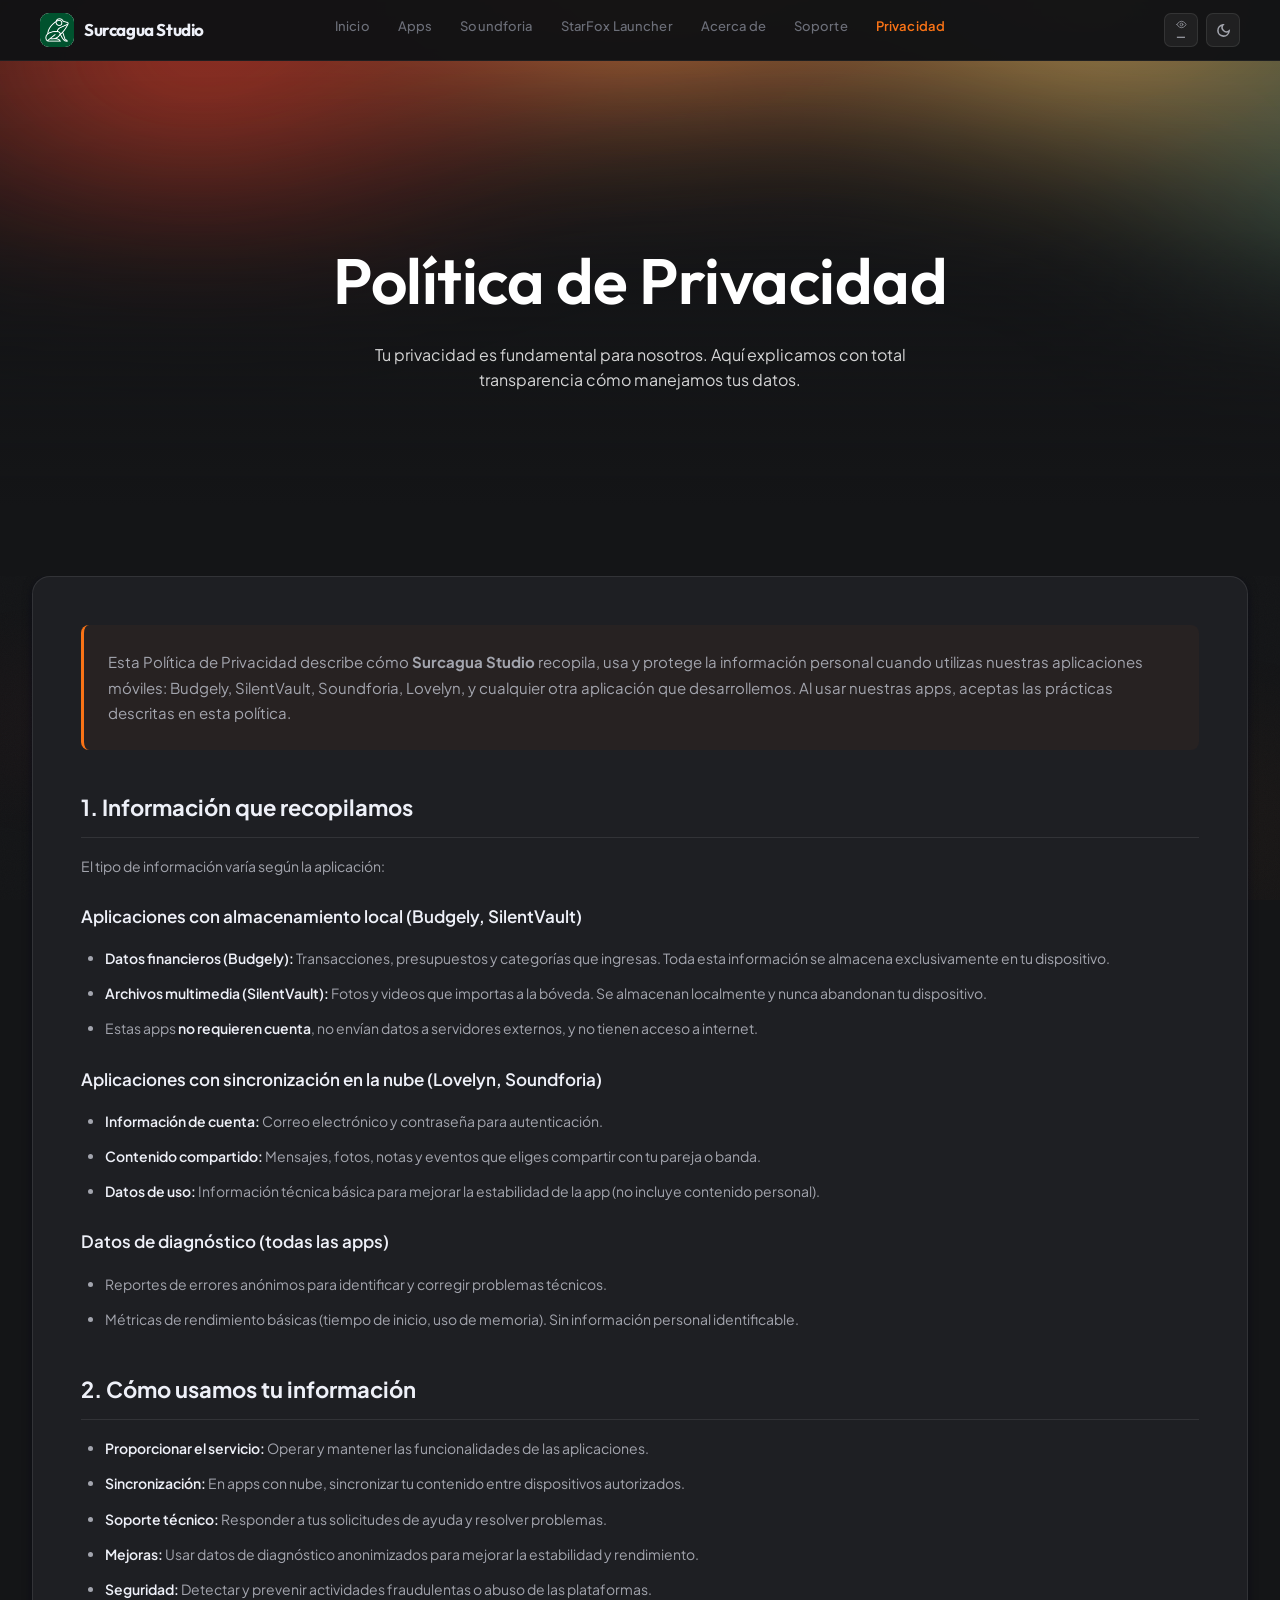
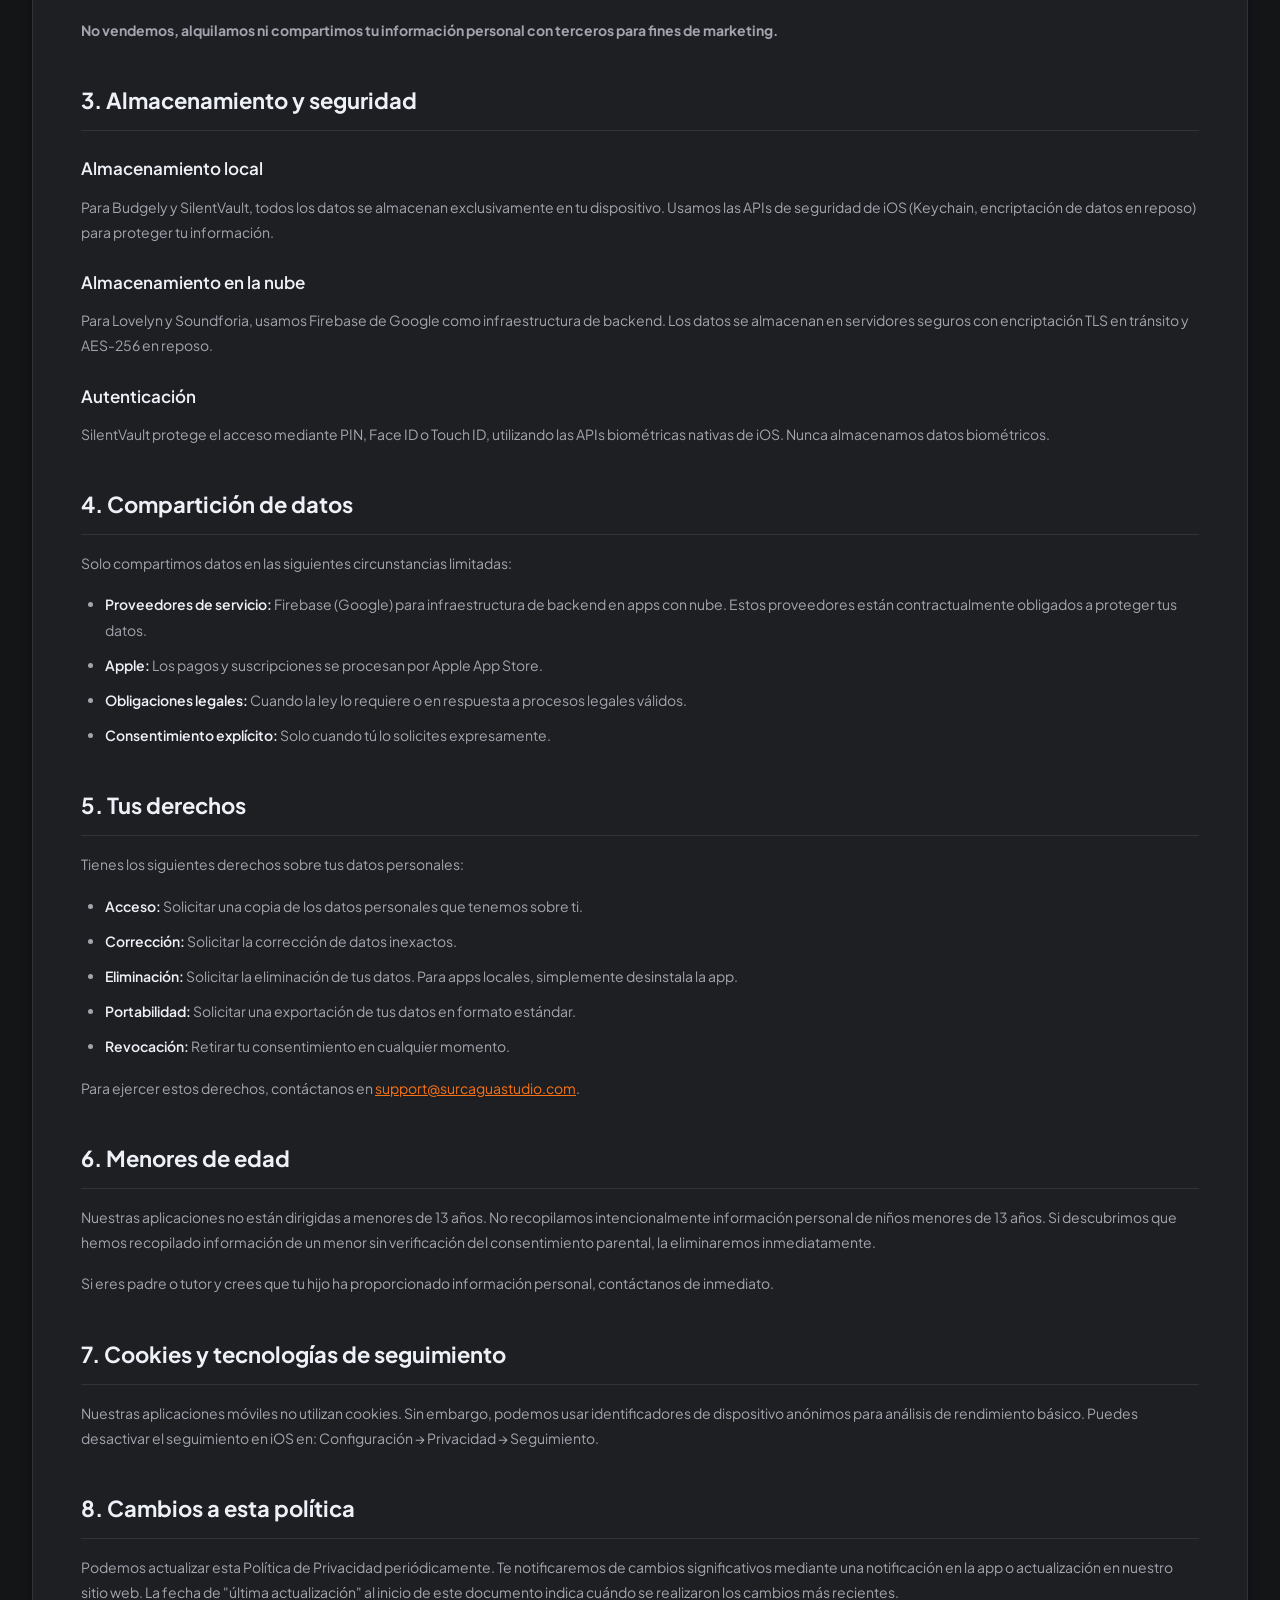
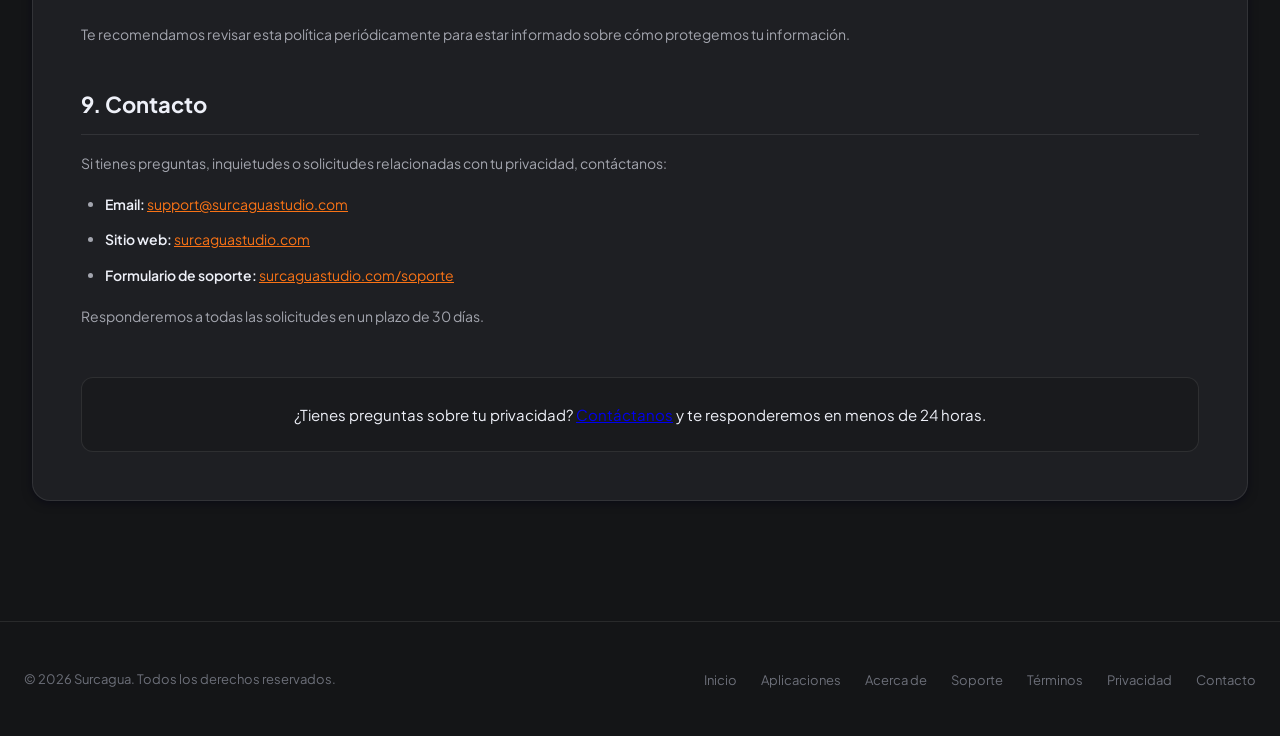
<file: privacidad/index.html>
<!DOCTYPE html>
<html lang="es">
<head>
    <meta charset="UTF-8">
    <meta name="viewport" content="width=device-width, initial-scale=1.0">
    <title>Política de Privacidad — Surcagua Studio</title>
    <meta name="description" content="Política de privacidad de las aplicaciones de Surcagua Studio. Descubre cómo protegemos y gestionamos tus datos personales.">
    <link rel="preconnect" href="https://fonts.googleapis.com">
    <link rel="preconnect" href="https://fonts.gstatic.com" crossorigin>
    <link href="https://fonts.googleapis.com/css2?family=Plus+Jakarta+Sans:ital,wght@0,300;0,400;0,500;0,600;0,700;0,800;1,400;1,600;1,700&display=swap" rel="stylesheet">
    <link rel="icon" type="image/png" href="../assets/logo.png">
    <link rel="apple-touch-icon" href="../assets/logo.png">
    <link rel="stylesheet" href="../assets/css/main.css">
</head>
<body>

    <div class="bg-effects">
        <div class="orb"></div>
        <div class="orb"></div>
        <div class="orb"></div>
    </div>
    <div class="noise-overlay"></div>

    <nav class="navbar" id="navbar">
        <div class="navbar-inner">
            <a href="../index.html" class="logo">
                <div class="logo-icon"><img src="../assets/logoFondo.png" alt="Surcagua Studio"></div>
                <span class="logo-text">Surcagua Studio</span>
            </a>
            <div class="nav-center" id="navLinks">
                <a href="../index.html" class="nav-link">Inicio</a>
                <a href="../apps/index.html" class="nav-link">Apps</a>
                <a href="../soundforia/index.html" class="nav-link">Soundforia</a>
                <a href="../starfox/index.html" class="nav-link">StarFox Launcher</a>
                <a href="../acerca-de/index.html" class="nav-link">Acerca de</a>
                <a href="../soporte/index.html" class="nav-link">Soporte</a>
                <a href="../privacidad/index.html" class="nav-link active">Privacidad</a>
            </div>
            <div class="nav-actions">
                <span class="visit-counter" id="visitCounter" title="Visitas">
                    <svg width="14" height="14" viewBox="0 0 24 24" fill="none" stroke="currentColor" stroke-width="2" stroke-linecap="round" stroke-linejoin="round" aria-hidden="true"><path d="M2 12s3.6-7 10-7 10 7 10 7-3.6 7-10 7S2 12 2 12z"/><circle cx="12" cy="12" r="3"/></svg>
                    <span id="visitCount">—</span>
                </span>
                <button class="mobile-menu-btn" id="menuBtn" onclick="toggleMenu()" aria-label="Menú">
                    <div class="hamburger"><span></span><span></span><span></span></div>
                </button>
                <button class="theme-toggle" onclick="toggleTheme()" aria-label="Cambiar tema">
                    <span class="theme-icon" id="themeIcon"></span>
                </button>
            </div>
        </div>
    </nav>

    <main class="page-content">

        <section class="hero hx-hero">
            <h1>Política de <span class="gradient-text">Privacidad</span></h1>
            <p>Tu privacidad es fundamental para nosotros. Aquí explicamos con total transparencia cómo manejamos tus datos.</p>
        </section>

        <div class="section-container" style="padding-top:0;">
            <div class="legal-content">

                <div class="legal-intro">
                    <p>Esta Política de Privacidad describe cómo <strong>Surcagua Studio</strong> recopila, usa y protege la información personal cuando utilizas nuestras aplicaciones móviles: Budgely, SilentVault, Soundforia, Lovelyn, y cualquier otra aplicación que desarrollemos. Al usar nuestras apps, aceptas las prácticas descritas en esta política.</p>
                </div>

                <div class="legal-section">
                    <h2>1. Información que recopilamos</h2>
                    <p>El tipo de información varía según la aplicación:</p>
                    <h3>Aplicaciones con almacenamiento local (Budgely, SilentVault)</h3>
                    <ul>
                        <li><strong>Datos financieros (Budgely):</strong> Transacciones, presupuestos y categorías que ingresas. Toda esta información se almacena exclusivamente en tu dispositivo.</li>
                        <li><strong>Archivos multimedia (SilentVault):</strong> Fotos y videos que importas a la bóveda. Se almacenan localmente y nunca abandonan tu dispositivo.</li>
                        <li>Estas apps <strong>no requieren cuenta</strong>, no envían datos a servidores externos, y no tienen acceso a internet.</li>
                    </ul>
                    <h3>Aplicaciones con sincronización en la nube (Lovelyn, Soundforia)</h3>
                    <ul>
                        <li><strong>Información de cuenta:</strong> Correo electrónico y contraseña para autenticación.</li>
                        <li><strong>Contenido compartido:</strong> Mensajes, fotos, notas y eventos que eliges compartir con tu pareja o banda.</li>
                        <li><strong>Datos de uso:</strong> Información técnica básica para mejorar la estabilidad de la app (no incluye contenido personal).</li>
                    </ul>
                    <h3>Datos de diagnóstico (todas las apps)</h3>
                    <ul>
                        <li>Reportes de errores anónimos para identificar y corregir problemas técnicos.</li>
                        <li>Métricas de rendimiento básicas (tiempo de inicio, uso de memoria). Sin información personal identificable.</li>
                    </ul>
                </div>

                <div class="legal-section">
                    <h2>2. Cómo usamos tu información</h2>
                    <ul>
                        <li><strong>Proporcionar el servicio:</strong> Operar y mantener las funcionalidades de las aplicaciones.</li>
                        <li><strong>Sincronización:</strong> En apps con nube, sincronizar tu contenido entre dispositivos autorizados.</li>
                        <li><strong>Soporte técnico:</strong> Responder a tus solicitudes de ayuda y resolver problemas.</li>
                        <li><strong>Mejoras:</strong> Usar datos de diagnóstico anonimizados para mejorar la estabilidad y rendimiento.</li>
                        <li><strong>Seguridad:</strong> Detectar y prevenir actividades fraudulentas o abuso de las plataformas.</li>
                    </ul>
                    <p><strong>No vendemos, alquilamos ni compartimos tu información personal con terceros para fines de marketing.</strong></p>
                </div>

                <div class="legal-section">
                    <h2>3. Almacenamiento y seguridad</h2>
                    <h3>Almacenamiento local</h3>
                    <p>Para Budgely y SilentVault, todos los datos se almacenan exclusivamente en tu dispositivo. Usamos las APIs de seguridad de iOS (Keychain, encriptación de datos en reposo) para proteger tu información.</p>
                    <h3>Almacenamiento en la nube</h3>
                    <p>Para Lovelyn y Soundforia, usamos Firebase de Google como infraestructura de backend. Los datos se almacenan en servidores seguros con encriptación TLS en tránsito y AES-256 en reposo.</p>
                    <h3>Autenticación</h3>
                    <p>SilentVault protege el acceso mediante PIN, Face ID o Touch ID, utilizando las APIs biométricas nativas de iOS. Nunca almacenamos datos biométricos.</p>
                </div>

                <div class="legal-section">
                    <h2>4. Compartición de datos</h2>
                    <p>Solo compartimos datos en las siguientes circunstancias limitadas:</p>
                    <ul>
                        <li><strong>Proveedores de servicio:</strong> Firebase (Google) para infraestructura de backend en apps con nube. Estos proveedores están contractualmente obligados a proteger tus datos.</li>
                        <li><strong>Apple:</strong> Los pagos y suscripciones se procesan por Apple App Store.</li>
                        <li><strong>Obligaciones legales:</strong> Cuando la ley lo requiere o en respuesta a procesos legales válidos.</li>
                        <li><strong>Consentimiento explícito:</strong> Solo cuando tú lo solicites expresamente.</li>
                    </ul>
                </div>

                <div class="legal-section">
                    <h2>5. Tus derechos</h2>
                    <p>Tienes los siguientes derechos sobre tus datos personales:</p>
                    <ul>
                        <li><strong>Acceso:</strong> Solicitar una copia de los datos personales que tenemos sobre ti.</li>
                        <li><strong>Corrección:</strong> Solicitar la corrección de datos inexactos.</li>
                        <li><strong>Eliminación:</strong> Solicitar la eliminación de tus datos. Para apps locales, simplemente desinstala la app.</li>
                        <li><strong>Portabilidad:</strong> Solicitar una exportación de tus datos en formato estándar.</li>
                        <li><strong>Revocación:</strong> Retirar tu consentimiento en cualquier momento.</li>
                    </ul>
                    <p>Para ejercer estos derechos, contáctanos en <a href="mailto:support@surcaguastudio.com">support@surcaguastudio.com</a>.</p>
                </div>

                <div class="legal-section">
                    <h2>6. Menores de edad</h2>
                    <p>Nuestras aplicaciones no están dirigidas a menores de 13 años. No recopilamos intencionalmente información personal de niños menores de 13 años. Si descubrimos que hemos recopilado información de un menor sin verificación del consentimiento parental, la eliminaremos inmediatamente.</p>
                    <p>Si eres padre o tutor y crees que tu hijo ha proporcionado información personal, contáctanos de inmediato.</p>
                </div>

                <div class="legal-section">
                    <h2>7. Cookies y tecnologías de seguimiento</h2>
                    <p>Nuestras aplicaciones móviles no utilizan cookies. Sin embargo, podemos usar identificadores de dispositivo anónimos para análisis de rendimiento básico. Puedes desactivar el seguimiento en iOS en: Configuración → Privacidad → Seguimiento.</p>
                </div>

                <div class="legal-section">
                    <h2>8. Cambios a esta política</h2>
                    <p>Podemos actualizar esta Política de Privacidad periódicamente. Te notificaremos de cambios significativos mediante una notificación en la app o actualización en nuestro sitio web. La fecha de "última actualización" al inicio de este documento indica cuándo se realizaron los cambios más recientes.</p>
                    <p>Te recomendamos revisar esta política periódicamente para estar informado sobre cómo protegemos tu información.</p>
                </div>

                <div class="legal-section">
                    <h2>9. Contacto</h2>
                    <p>Si tienes preguntas, inquietudes o solicitudes relacionadas con tu privacidad, contáctanos:</p>
                    <ul>
                        <li><strong>Email:</strong> <a href="mailto:support@surcaguastudio.com">support@surcaguastudio.com</a></li>
                        <li><strong>Sitio web:</strong> <a href="https://surcaguastudio.com">surcaguastudio.com</a></li>
                        <li><strong>Formulario de soporte:</strong> <a href="../soporte/">surcaguastudio.com/soporte</a></li>
                    </ul>
                    <p>Responderemos a todas las solicitudes en un plazo de 30 días.</p>
                </div>

                <div class="legal-footer">
                    <p>¿Tienes preguntas sobre tu privacidad? <a href="../soporte/">Contáctanos</a> y te responderemos en menos de 24 horas.</p>
                </div>

            </div>
        </div>

    </main>

    <footer class="footer">
        <div class="footer-inner">
            <div class="footer-left">© 2026 Surcagua. Todos los derechos reservados.</div>
            <ul class="footer-links">
                <li><a href="../index.html">Inicio</a></li>
                <li><a href="../apps/index.html">Aplicaciones</a></li>
                <li><a href="../acerca-de/index.html">Acerca de</a></li>
                <li><a href="../soporte/index.html">Soporte</a></li>
                <li><a href="../terminos/index.html">Términos</a></li>
                <li><a href="../privacidad/index.html">Privacidad</a></li>
                <li><a href="mailto:support@surcaguastudio.com">Contacto</a></li>
            </ul>
        </div>
    </footer>

    <script src="../assets/js/main.js"></script>
</body>
</html>
</file>
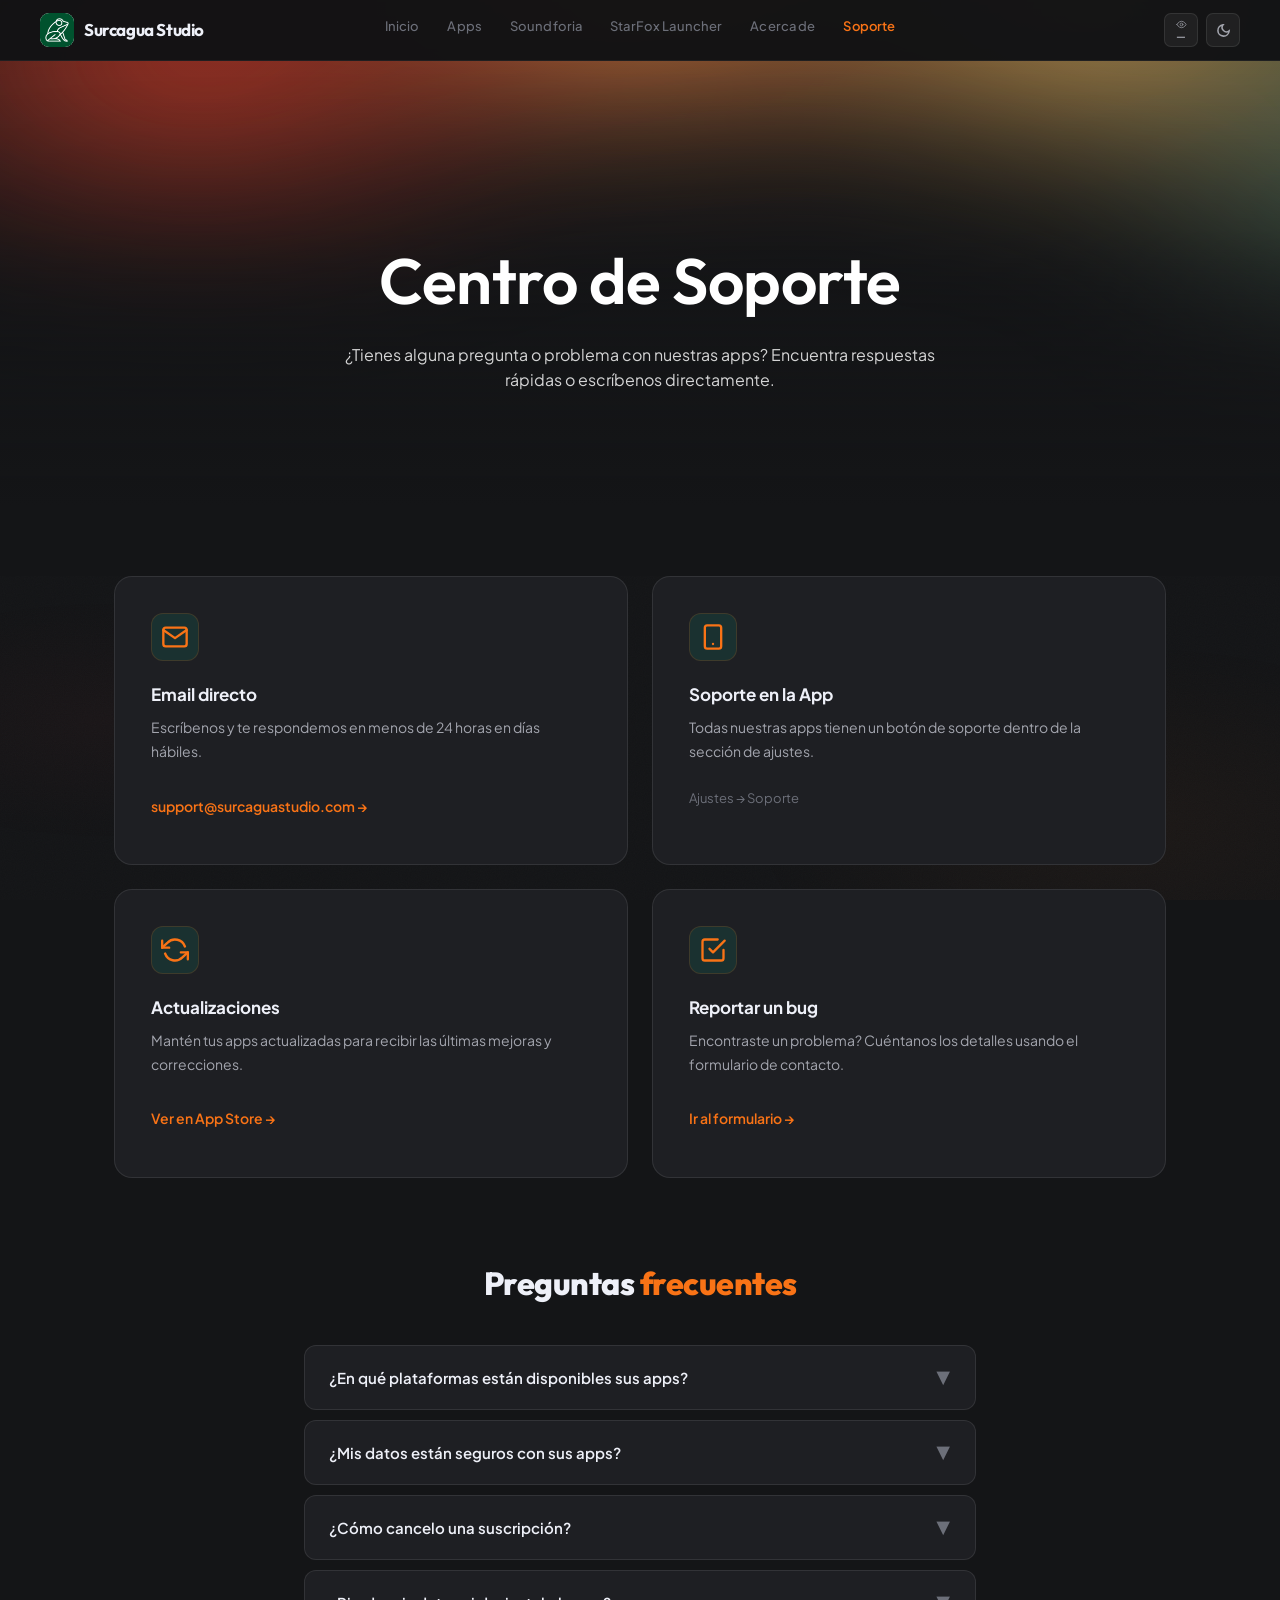
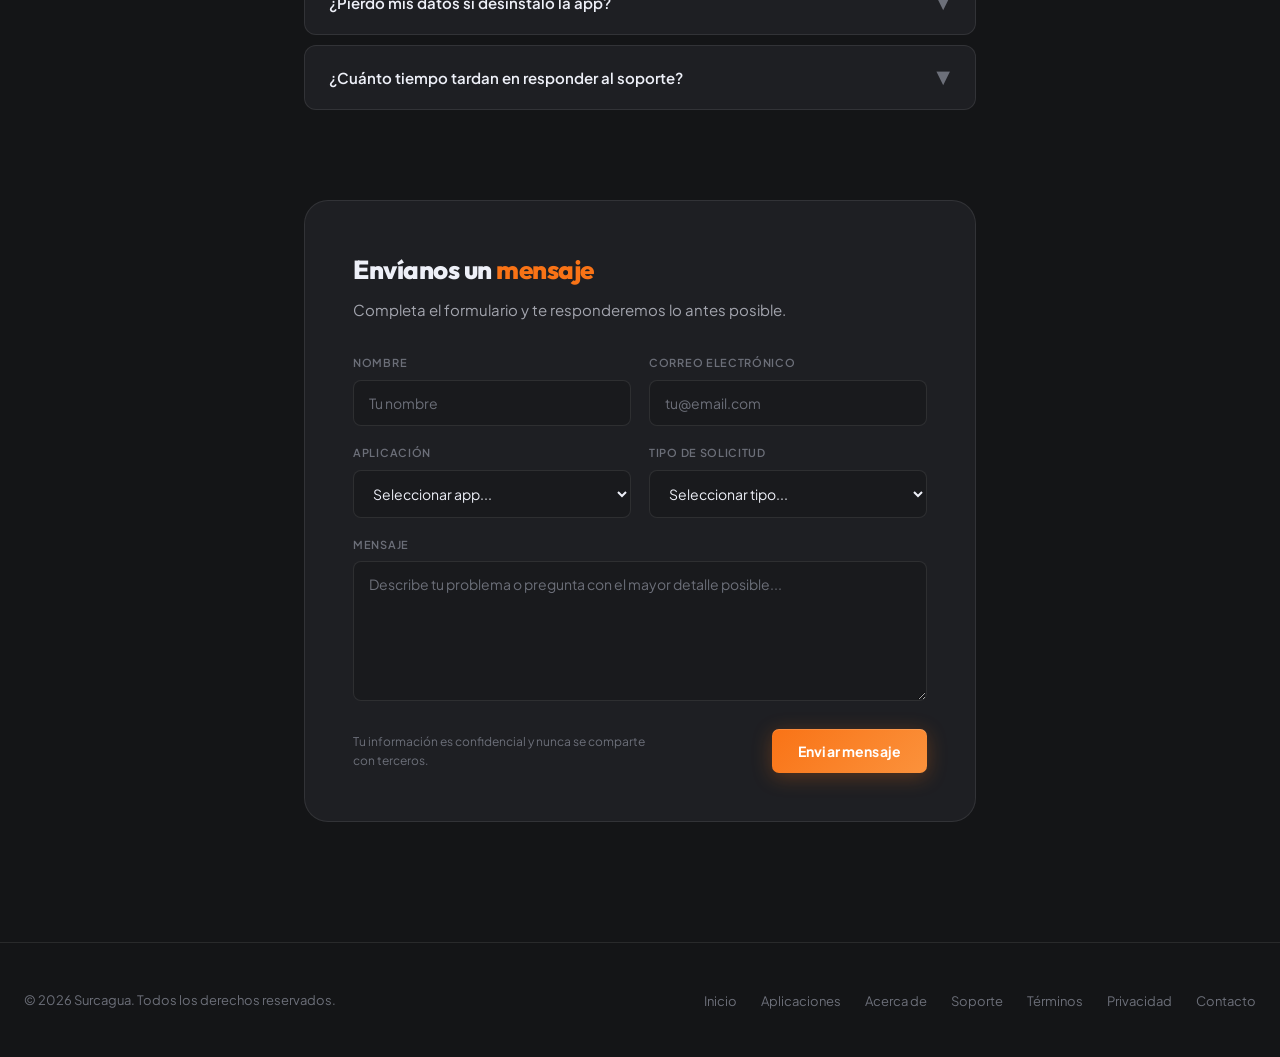
<file: soporte/index.html>
<!DOCTYPE html>
<html lang="es">
<head>
    <meta charset="UTF-8">
    <meta name="viewport" content="width=device-width, initial-scale=1.0">
    <title>Soporte — Surcagua Studio</title>
    <meta name="description" content="Centro de soporte de Surcagua Studio. Encuentra respuestas a preguntas frecuentes o contáctanos directamente para ayuda con nuestras apps.">
    <link rel="preconnect" href="https://fonts.googleapis.com">
    <link rel="preconnect" href="https://fonts.gstatic.com" crossorigin>
    <link href="https://fonts.googleapis.com/css2?family=Plus+Jakarta+Sans:ital,wght@0,300;0,400;0,500;0,600;0,700;0,800;1,400;1,600;1,700&display=swap" rel="stylesheet">
    <link rel="icon" type="image/png" href="../assets/logo.png">
    <link rel="apple-touch-icon" href="../assets/logo.png">
    <link rel="stylesheet" href="../assets/css/main.css">
</head>
<body>

    <div class="bg-effects">
        <div class="orb"></div>
        <div class="orb"></div>
        <div class="orb"></div>
    </div>
    <div class="noise-overlay"></div>

    <nav class="navbar" id="navbar">
        <div class="navbar-inner">
            <a href="../index.html" class="logo">
                <div class="logo-icon"><img src="../assets/logoFondo.png" alt="Surcagua Studio"></div>
                <span class="logo-text">Surcagua Studio</span>
            </a>
            <div class="nav-center" id="navLinks">
                <a href="../index.html" class="nav-link">Inicio</a>
                <a href="../apps/index.html" class="nav-link">Apps</a>
                <a href="../soundforia/index.html" class="nav-link">Soundforia</a>
                <a href="../starfox/index.html" class="nav-link">StarFox Launcher</a>
                <a href="../acerca-de/index.html" class="nav-link">Acerca de</a>
                <a href="../soporte/index.html" class="nav-link active">Soporte</a>
            </div>
            <div class="nav-actions">
                <span class="visit-counter" id="visitCounter" title="Visitas">
                    <svg width="14" height="14" viewBox="0 0 24 24" fill="none" stroke="currentColor" stroke-width="2" stroke-linecap="round" stroke-linejoin="round" aria-hidden="true"><path d="M2 12s3.6-7 10-7 10 7 10 7-3.6 7-10 7S2 12 2 12z"/><circle cx="12" cy="12" r="3"/></svg>
                    <span id="visitCount">—</span>
                </span>
                <button class="mobile-menu-btn" id="menuBtn" onclick="toggleMenu()" aria-label="Menú">
                    <div class="hamburger"><span></span><span></span><span></span></div>
                </button>
                <button class="theme-toggle" onclick="toggleTheme()" aria-label="Cambiar tema">
                    <span class="theme-icon" id="themeIcon"></span>
                </button>
            </div>
        </div>
    </nav>

    <main class="page-content">

        <div class="support-hero hx-hero">
            <h1>Centro de <span class="gradient-text">Soporte</span></h1>
            <p>¿Tienes alguna pregunta o problema con nuestras apps? Encuentra respuestas rápidas o escríbenos directamente.</p>
        </div>

        <!-- Support cards -->
        <div class="support-grid">
            <div class="support-card">
                <div class="support-card-icon" style="background:rgba(0,212,170,0.1);"><svg width="28" height="28" viewBox="0 0 24 24" fill="none" stroke="currentColor" stroke-width="2" stroke-linecap="round" stroke-linejoin="round" style="color:var(--accent-primary)"><path d="M4 4h16c1.1 0 2 .9 2 2v12c0 1.1-.9 2-2 2H4c-1.1 0-2-.9-2-2V6c0-1.1.9-2 2-2z"/><polyline points="22,6 12,13 2,6"/></svg></div>
                <h3>Email directo</h3>
                <p>Escríbenos y te respondemos en menos de 24 horas en días hábiles.</p>
                <a href="mailto:support@surcaguastudio.com" class="support-link">support@surcaguastudio.com →</a>
            </div>
            <div class="support-card">
                <div class="support-card-icon" style="background:rgba(0,212,170,0.1);"><svg width="28" height="28" viewBox="0 0 24 24" fill="none" stroke="currentColor" stroke-width="2" stroke-linecap="round" stroke-linejoin="round" style="color:var(--accent-primary)"><rect x="5" y="2" width="14" height="20" rx="2" ry="2"/><line x1="12" y1="18" x2="12.01" y2="18"/></svg></div>
                <h3>Soporte en la App</h3>
                <p>Todas nuestras apps tienen un botón de soporte dentro de la sección de ajustes.</p>
                <span style="font-size:13px;color:var(--text-muted);">Ajustes → Soporte</span>
            </div>
            <div class="support-card">
                <div class="support-card-icon" style="background:rgba(0,212,170,0.1);"><svg width="28" height="28" viewBox="0 0 24 24" fill="none" stroke="currentColor" stroke-width="2" stroke-linecap="round" stroke-linejoin="round" style="color:var(--accent-primary)"><polyline points="1 4 1 10 7 10"/><polyline points="23 20 23 14 17 14"/><path d="M20.49 9A9 9 0 0 0 5.64 5.64L1 10m22 4-4.64 4.36A9 9 0 0 1 3.51 15"/></svg></div>
                <h3>Actualizaciones</h3>
                <p>Mantén tus apps actualizadas para recibir las últimas mejoras y correcciones.</p>
                <a href="https://apps.apple.com" target="_blank" rel="noopener noreferrer" class="support-link">Ver en App Store →</a>
            </div>
            <div class="support-card">
                <div class="support-card-icon" style="background:rgba(0,212,170,0.1);"><svg width="28" height="28" viewBox="0 0 24 24" fill="none" stroke="currentColor" stroke-width="2" stroke-linecap="round" stroke-linejoin="round" style="color:var(--accent-primary)"><path d="M9 11l3 3L22 4"/><path d="M21 12v7a2 2 0 0 1-2 2H5a2 2 0 0 1-2-2V5a2 2 0 0 1 2-2h11"/></svg></div>
                <h3>Reportar un bug</h3>
                <p>Encontraste un problema? Cuéntanos los detalles usando el formulario de contacto.</p>
                <a href="#contact-form" class="support-link">Ir al formulario →</a>
            </div>
        </div>

        <!-- FAQ -->
        <section class="faq-section">
            <h2>Preguntas <span class="gradient-text">frecuentes</span></h2>

            <div class="faq-item">
                <button class="faq-question" onclick="toggleFaq(this)">
                    <span>¿En qué plataformas están disponibles sus apps?</span>
                    <span class="faq-chevron">▼</span>
                </button>
                <div class="faq-answer">
                    <div class="faq-answer-inner">Actualmente todas nuestras aplicaciones están disponibles exclusivamente en la App Store de Apple para dispositivos iOS (iPhone y iPad). Requerimos iOS 13 o superior para la mejor experiencia.</div>
                </div>
            </div>

            <div class="faq-item">
                <button class="faq-question" onclick="toggleFaq(this)">
                    <span>¿Mis datos están seguros con sus apps?</span>
                    <span class="faq-chevron">▼</span>
                </button>
                <div class="faq-answer">
                    <div class="faq-answer-inner">La privacidad es nuestra prioridad. La mayoría de nuestras apps (Budgely, SilentVault) almacenan todos los datos localmente en tu dispositivo. Para las apps con sincronización en la nube (Lovelyn), usamos encriptación de extremo a extremo.</div>
                </div>
            </div>

            <div class="faq-item">
                <button class="faq-question" onclick="toggleFaq(this)">
                    <span>¿Cómo cancelo una suscripción?</span>
                    <span class="faq-chevron">▼</span>
                </button>
                <div class="faq-answer">
                    <div class="faq-answer-inner">Las suscripciones se gestionan directamente a través de Apple. Ve a Configuración de iPhone → Tu nombre → Suscripciones. Desde ahí puedes cancelar o modificar cualquier suscripción activa.</div>
                </div>
            </div>

            <div class="faq-item">
                <button class="faq-question" onclick="toggleFaq(this)">
                    <span>¿Pierdo mis datos si desinstalo la app?</span>
                    <span class="faq-chevron">▼</span>
                </button>
                <div class="faq-answer">
                    <div class="faq-answer-inner">Para apps con almacenamiento local (Budgely, SilentVault), sí se eliminan los datos al desinstalar. Te recomendamos hacer un respaldo antes de desinstalar. Para Lovelyn, los datos se recuperan al iniciar sesión nuevamente.</div>
                </div>
            </div>

            <div class="faq-item">
                <button class="faq-question" onclick="toggleFaq(this)">
                    <span>¿Cuánto tiempo tardan en responder al soporte?</span>
                    <span class="faq-chevron">▼</span>
                </button>
                <div class="faq-answer">
                    <div class="faq-answer-inner">Respondemos todos los mensajes en un plazo máximo de 24 horas en días hábiles (lunes a viernes). Para urgencias, menciona "URGENTE" en el asunto de tu mensaje y lo atenderemos con prioridad.</div>
                </div>
            </div>
        </section>

        <!-- Contact form -->
        <section class="support-form-section" id="contact-form">
            <div class="support-form-wrapper">
                <h2>Envíanos un <span class="gradient-text">mensaje</span></h2>
                <p>Completa el formulario y te responderemos lo antes posible.</p>

                <form id="supportForm" onsubmit="handleFormSubmit(event)" action="https://formsubmit.co/support@surcaguastudio.com" method="POST">
                    <input type="hidden" name="_captcha" value="false">
                    <input type="hidden" name="_subject" value="Soporte - Surcagua Studio">
                    <input type="hidden" name="_template" value="box">

                    <div class="form-grid">
                        <div class="form-group">
                            <label for="name">Nombre</label>
                            <input type="text" id="name" name="name" placeholder="Tu nombre" required autocomplete="name">
                        </div>
                        <div class="form-group">
                            <label for="email">Correo electrónico</label>
                            <input type="email" id="email" name="email" placeholder="tu@email.com" required autocomplete="email">
                        </div>
                        <div class="form-group">
                            <label for="app">Aplicación</label>
                            <select id="app" name="app" required>
                                <option value="" disabled selected>Seleccionar app...</option>
                            </select>
                        </div>
                        <div class="form-group">
                            <label for="type">Tipo de solicitud</label>
                            <select id="type" name="type" required>
                                <option value="" disabled selected>Seleccionar tipo...</option>
                                <option value="bug">Reportar un bug</option>
                                <option value="feature">Sugerencia</option>
                                <option value="billing">Facturación / Suscripción</option>
                                <option value="account">Cuenta / Acceso</option>
                                <option value="other">Otro</option>
                            </select>
                        </div>
                        <div class="form-group full-width">
                            <label for="message">Mensaje</label>
                            <textarea id="message" name="message" placeholder="Describe tu problema o pregunta con el mayor detalle posible..." required></textarea>
                        </div>
                    </div>

                    <div class="form-submit">
                        <p class="privacy-note">Tu información es confidencial y nunca se comparte con terceros.</p>
                        <button type="submit" class="btn btn-primary" id="submitBtn">
                            <span class="btn-text">Enviar mensaje</span>
                            <span class="btn-loading" style="display:none;">Enviando...</span>
                        </button>
                    </div>
                </form>

                <div class="form-success" id="formSuccess">
                    <div class="success-icon"><svg width="32" height="32" viewBox="0 0 24 24" fill="none" stroke="currentColor" stroke-width="2.5" stroke-linecap="round" stroke-linejoin="round"><polyline points="20 6 9 17 4 12"/></svg></div>
                    <h3>¡Mensaje enviado!</h3>
                    <p>Gracias por contactarnos. Te responderemos en menos de 24 horas.</p>
                </div>
            </div>
        </section>

    </main>

    <footer class="footer">
        <div class="footer-inner">
            <div class="footer-left">© 2026 Surcagua. Todos los derechos reservados.</div>
            <ul class="footer-links">
                <li><a href="../index.html">Inicio</a></li>
                <li><a href="../apps/index.html">Aplicaciones</a></li>
                <li><a href="../acerca-de/index.html">Acerca de</a></li>
                <li><a href="../soporte/index.html">Soporte</a></li>
                <li><a href="../terminos/index.html">Términos</a></li>
                <li><a href="../privacidad/index.html">Privacidad</a></li>
                <li><a href="mailto:support@surcaguastudio.com">Contacto</a></li>
            </ul>
        </div>
    </footer>

    <script src="../assets/js/main.js"></script>
    <script data-base="../" src="../assets/js/apps.js"></script>
    <script>
        function handleFormSubmit(e) {
            e.preventDefault();
            const btn  = document.getElementById('submitBtn');
            const text = btn.querySelector('.btn-text');
            const load = btn.querySelector('.btn-loading');

            btn.disabled  = true;
            text.style.display = 'none';
            load.style.display = 'inline';

            fetch(e.target.action, {
                method: 'POST',
                body: new FormData(e.target),
                headers: { 'Accept': 'application/json' }
            })
            .then(() => {
                document.getElementById('supportForm').style.display  = 'none';
                document.getElementById('formSuccess').classList.add('show');
            })
            .catch(() => {
                e.target.submit();
            });
        }
    </script>
</body>
</html>
</file>
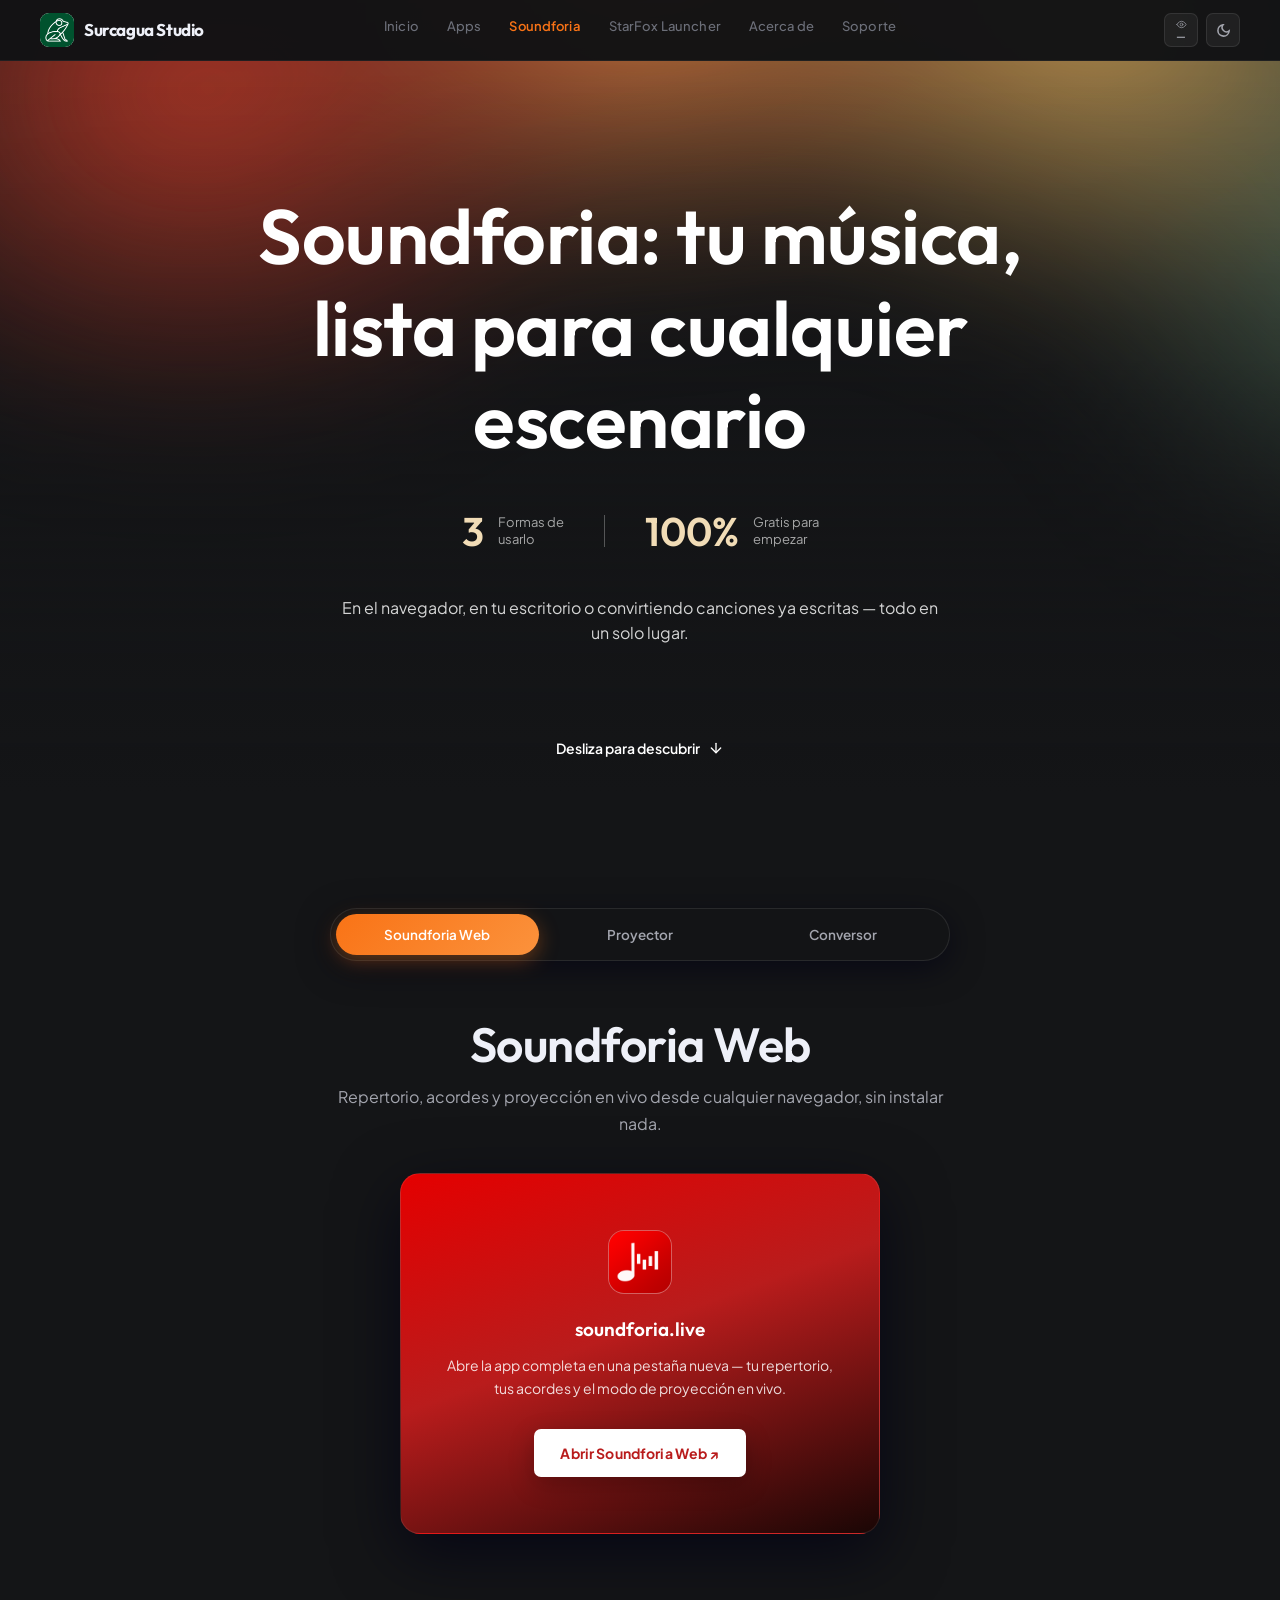
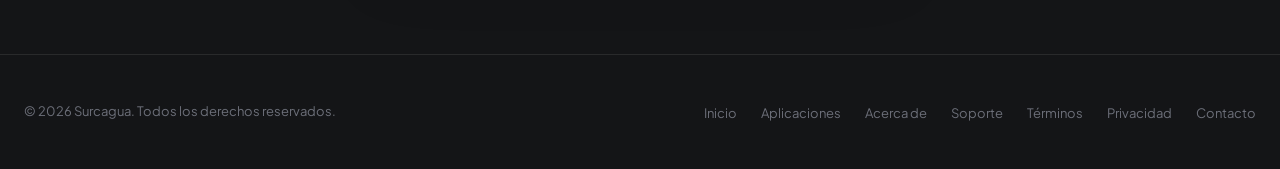
<file: soundforia/index.html>
<!DOCTYPE html>
<html lang="es">
<head>
    <meta charset="UTF-8">
    <meta name="viewport" content="width=device-width, initial-scale=1.0">
    <title>Soundforia — Surcagua Studio</title>
    <meta name="description" content="Soundforia en la web, en tu escritorio o importando canciones: el ecosistema completo para músicos y bandas.">
    <link rel="preconnect" href="https://fonts.googleapis.com">
    <link rel="preconnect" href="https://fonts.gstatic.com" crossorigin>
    <link href="https://fonts.googleapis.com/css2?family=Plus+Jakarta+Sans:ital,wght@0,300;0,400;0,500;0,600;0,700;0,800;1,400;1,600;1,700&display=swap" rel="stylesheet">
    <link rel="icon" type="image/png" href="../assets/logo.png">
    <link rel="apple-touch-icon" href="../assets/logo.png">
    <link rel="stylesheet" href="../assets/css/main.css">
</head>
<body>

    <div class="bg-effects">
        <div class="orb"></div>
        <div class="orb"></div>
        <div class="orb"></div>
    </div>
    <div class="noise-overlay"></div>

    <nav class="navbar" id="navbar">
        <div class="navbar-inner">
            <a href="../index.html" class="logo">
                <div class="logo-icon"><img src="../assets/logoFondo.png" alt="Surcagua Studio"></div>
                <span class="logo-text">Surcagua Studio</span>
            </a>
            <div class="nav-center" id="navLinks">
                <a href="../index.html" class="nav-link">Inicio</a>
                <a href="../apps/index.html" class="nav-link">Apps</a>
                <a href="../soundforia/index.html" class="nav-link active">Soundforia</a>
                <a href="../starfox/index.html" class="nav-link">StarFox Launcher</a>
                <a href="../acerca-de/index.html" class="nav-link">Acerca de</a>
                <a href="../soporte/index.html" class="nav-link">Soporte</a>
            </div>
            <div class="nav-actions">
                <span class="visit-counter" id="visitCounter" title="Visitas">
                    <svg width="14" height="14" viewBox="0 0 24 24" fill="none" stroke="currentColor" stroke-width="2" stroke-linecap="round" stroke-linejoin="round" aria-hidden="true"><path d="M2 12s3.6-7 10-7 10 7 10 7-3.6 7-10 7S2 12 2 12z"/><circle cx="12" cy="12" r="3"/></svg>
                    <span id="visitCount">—</span>
                </span>
                <button class="mobile-menu-btn" id="menuBtn" onclick="toggleMenu()" aria-label="Menú">
                    <div class="hamburger"><span></span><span></span><span></span></div>
                </button>
                <button class="theme-toggle" onclick="toggleTheme()" aria-label="Cambiar tema">
                    <span class="theme-icon" id="themeIcon"></span>
                </button>
            </div>
        </div>
    </nav>

    <main class="page-content">

        <section class="hx-hero hx-hero--full">
            <h1>Soundforia: tu música,<br>lista para cualquier escenario</h1>
            <div class="hx-stats">
                <div class="hx-stat"><b>3</b><span>Formas de<br>usarlo</span></div>
                <i></i>
                <div class="hx-stat"><b>100%</b><span>Gratis para<br>empezar</span></div>
            </div>
            <p>En el navegador, en tu escritorio o convirtiendo canciones ya escritas — todo en un solo lugar.</p>
            <a href="#sf" class="hx-cue">Desliza para descubrir <svg width="16" height="16" viewBox="0 0 24 24" fill="none" stroke="currentColor" stroke-width="2" stroke-linecap="round" stroke-linejoin="round"><path d="M12 5v14"/><polyline points="19 12 12 19 5 12"/></svg></a>
        </section>

        <section class="sf" id="sf">
            <div class="sf-tabs" role="tablist" aria-label="Herramientas de Soundforia">
                <button class="sf-tab active" role="tab" aria-selected="true" aria-controls="panel-web" data-tab="web">Soundforia Web</button>
                <button class="sf-tab" role="tab" aria-selected="false" aria-controls="panel-proyector" data-tab="proyector">Proyector</button>
                <button class="sf-tab" role="tab" aria-selected="false" aria-controls="panel-conversor" data-tab="conversor">Conversor</button>
            </div>

            <div class="sf-panel" id="panel-web" role="tabpanel">
                <div class="sf-panel-head">
                    <h2>Soundforia Web</h2>
                    <p>Repertorio, acordes y proyección en vivo desde cualquier navegador, sin instalar nada.</p>
                </div>
                <div class="sf-launch">
                    <div class="sf-launch-icon">
                        <img src="../assets/soundforia/logo.png" alt="Soundforia" width="44" height="44">
                    </div>
                    <h3>soundforia.live</h3>
                    <p>Abre la app completa en una pestaña nueva — tu repertorio, tus acordes y el modo de proyección en vivo.</p>
                    <a href="https://soundforia.live/" target="_blank" rel="noopener noreferrer" class="btn btn-primary">Abrir Soundforia Web ↗</a>
                </div>
            </div>

            <div class="sf-panel" id="panel-proyector" role="tabpanel" hidden>
                <div class="sf-panel-head">
                    <h2>Proyector de escritorio</h2>
                    <p>Proyecta letras, acordes y versículos en vivo durante tu servicio. Disponible para Windows y Mac.</p>
                </div>
                <div class="desktop-promo">
            <div class="desktop-promo-inner">
                <div class="desk-carousel hero-desk-carousel" id="heroDesktopCarousel" data-name="Soundforia Proyector">
                    <div class="desk-slide active" data-desc="Panel de canciones con proyección en vivo — muestra letras y versos con fondos artísticos en tu pantalla o proyector">
                        <img src="../assets/soundforia/escritorio/1.png" alt="Soundforia escritorio 1" draggable="false">
                    </div>
                    <div class="desk-slide" data-desc="Anima cada verso en tiempo real — la vista de apoyo muestra la diapositiva actual mientras controlas el servicio">
                        <img src="../assets/soundforia/escritorio/2.png" alt="Soundforia escritorio 2" draggable="false" loading="lazy">
                    </div>
                    <div class="desk-slide" data-desc="Módulo de Biblia integrado — proyecta versículos del Antiguo y Nuevo Testamento con fondos visuales impactantes">
                        <img src="../assets/soundforia/escritorio/3.png" alt="Soundforia escritorio 3" draggable="false" loading="lazy">
                    </div>
                    <div class="desk-slide" data-desc="Biblioteca de fondos en loop — elige entre paisajes cinematográficos y escenas para enriquecer cada momento del servicio">
                        <img src="../assets/soundforia/escritorio/4.png" alt="Soundforia escritorio 4" draggable="false" loading="lazy">
                    </div>
                    <div class="desk-slide" data-desc="Arma el escenario del servicio — bienvenida, lectura bíblica, canciones y anuncios en una sola línea de tiempo">
                        <img src="../assets/soundforia/escritorio/5.png" alt="Soundforia escritorio 5" draggable="false" loading="lazy">
                    </div>
                    <div class="desk-slide" data-desc="Pantalla de bienvenida — recibe a tu congregación con fondos cinematográficos antes de comenzar el servicio">
                        <img src="../assets/soundforia/escritorio/6.png" alt="Soundforia escritorio 6" draggable="false" loading="lazy">
                    </div>
                    <div class="desk-slide" data-desc="Versículos en pantalla completa — así ve tu congregación cada lectura bíblica en el proyector">
                        <img src="../assets/soundforia/escritorio/7.png" alt="Soundforia escritorio 7" draggable="false" loading="lazy">
                    </div>
                    <div class="desk-slide" data-desc="Monitor de apoyo para el escenario — el equipo ve el nombre de la canción y la hora sin distraerse con la letra completa">
                        <img src="../assets/soundforia/escritorio/8.png" alt="Soundforia escritorio 8" draggable="false" loading="lazy">
                    </div>
                    <div class="desk-slide" data-desc="Elige entre más de diez animaciones de texto — desvanecer, deslizar, zoom, rotar y más para cada diapositiva">
                        <img src="../assets/soundforia/escritorio/9.png" alt="Soundforia escritorio 9" draggable="false" loading="lazy">
                    </div>
                    <button class="desk-nav-btn desk-nav-prev" onclick="navHeroDesk(-1)" aria-label="Anterior">
                        <svg width="16" height="16" viewBox="0 0 24 24" fill="none" stroke="currentColor" stroke-width="2.5" stroke-linecap="round" stroke-linejoin="round"><polyline points="15 18 9 12 15 6"/></svg>
                    </button>
                    <button class="desk-nav-btn desk-nav-next" onclick="navHeroDesk(1)" aria-label="Siguiente">
                        <svg width="16" height="16" viewBox="0 0 24 24" fill="none" stroke="currentColor" stroke-width="2.5" stroke-linecap="round" stroke-linejoin="round"><polyline points="9 18 15 12 9 6"/></svg>
                    </button>
                    <div class="desk-slide-counter" id="heroDesktopCounter">1 / 9</div>
                </div>

                <p class="desk-carousel-desc" id="heroDesktopDesc">Panel de canciones con proyección en vivo — muestra letras y versos con fondos artísticos en tu pantalla o proyector</p>

                <div class="desk-dots" id="heroDesktopDots" role="tablist" aria-label="Capturas de pantalla">
                    <button class="desk-dot active" onclick="goHeroDesktopSlide(0)" aria-label="Vista 1"></button>
                    <button class="desk-dot" onclick="goHeroDesktopSlide(1)" aria-label="Vista 2"></button>
                    <button class="desk-dot" onclick="goHeroDesktopSlide(2)" aria-label="Vista 3"></button>
                    <button class="desk-dot" onclick="goHeroDesktopSlide(3)" aria-label="Vista 4"></button>
                    <button class="desk-dot" onclick="goHeroDesktopSlide(4)" aria-label="Vista 5"></button>
                    <button class="desk-dot" onclick="goHeroDesktopSlide(5)" aria-label="Vista 6"></button>
                    <button class="desk-dot" onclick="goHeroDesktopSlide(6)" aria-label="Vista 7"></button>
                    <button class="desk-dot" onclick="goHeroDesktopSlide(7)" aria-label="Vista 8"></button>
                    <button class="desk-dot" onclick="goHeroDesktopSlide(8)" aria-label="Vista 9"></button>
                </div>

                <a href="https://www.dropbox.com/scl/fi/04mag5r7csxzjng93e72k/Soundforia-Setup-1.0.3.exe?rlkey=z61gida3b7m8gxfe95z1ww6ng&st=4ae6j1q7&dl=1"
                   download="Soundforia-Setup-1.0.3.exe"
                   class="btn-win-dl">
                    <span class="win-shimmer"></span>
                    <span class="win-icon">
                        <svg width="22" height="22" viewBox="0 0 23 23" fill="none" xmlns="http://www.w3.org/2000/svg">
                            <path d="M1 1h9.5v9.5H1z" fill="#f35325"/>
                            <path d="M11.5 1H22v9.5H11.5z" fill="#81bc06"/>
                            <path d="M1 11.5h9.5V22H1z" fill="#05a6f0"/>
                            <path d="M11.5 11.5H22V22H11.5z" fill="#ffba08"/>
                        </svg>
                    </span>
                    <span class="win-label">Descargar para Windows</span>
                    <span class="win-dl-arrow">
                        <svg width="18" height="18" viewBox="0 0 24 24" fill="none" stroke="currentColor" stroke-width="2.5" stroke-linecap="round" stroke-linejoin="round"><path d="M12 5v14"/><polyline points="5 12 12 19 19 12"/></svg>
                    </span>
                </a>
                <p class="desk-dl-meta">Soundforia 1.0.3 &nbsp;·&nbsp; Windows 10 / 11 &nbsp;·&nbsp; 64-bit</p>

                <a href="https://www.dropbox.com/scl/fi/p02jw835tv6ypco2luhgw/Soundforia-1.0.3.dmg?rlkey=l10tvydjn4syqqm10ylxrra3t&st=29c32rvm&dl=1"
                   download="Soundforia-1.0.3.dmg"
                   class="btn-mac-dl">
                    <span class="mac-shimmer"></span>
                    <span class="mac-icon">
                        <svg width="20" height="20" viewBox="0 0 814 1000" fill="#ffffff" xmlns="http://www.w3.org/2000/svg">
                            <path d="M788.1 340.9c-5.8 4.5-108.2 62.2-108.2 190.5 0 148.4 130.3 200.9 134.2 202.2-.6 3.2-20.7 71.9-68.7 141.9-42.8 61.6-87.5 123.1-155.5 123.1s-85.5-39.5-164-39.5c-76.5 0-103.7 40.8-165.9 40.8s-105.6-57-155.5-127C46.7 790.7 0 663 0 541.8c0-194.4 126.4-297.5 250.8-297.5 66.1 0 121.2 43.4 162.7 43.4 39.5 0 101.1-46 176.3-46 28.5 0 130.9 2.6 198.3 99.2zm-234-181.5c31.1-36.9 53.1-88.1 53.1-139.3 0-7.1-.6-14.3-1.9-20.1-50.6 1.9-110.8 33.7-147.1 75.8-28.5 32.4-55.1 83.6-55.1 135.5 0 7.8 1.3 15.6 1.9 18.1 3.2.6 8.4 1.3 13.6 1.3 45.4 0 102.5-30.4 135.5-71.3z"/>
                        </svg>
                    </span>
                    <span class="mac-label">Descargar para Mac</span>
                    <span class="mac-dl-arrow">
                        <svg width="18" height="18" viewBox="0 0 24 24" fill="none" stroke="currentColor" stroke-width="2.5" stroke-linecap="round" stroke-linejoin="round"><path d="M12 5v14"/><polyline points="5 12 12 19 19 12"/></svg>
                    </span>
                </a>
                <p class="desk-dl-meta">Soundforia 1.0.3 &nbsp;·&nbsp; macOS 11+ &nbsp;·&nbsp; Apple Silicon (M1+)</p>
            </div>
                </div>
            </div>

            <div class="sf-panel" id="panel-conversor" role="tabpanel" hidden>
                <div class="sf-panel-head">
                    <h2>Conversor de acordes</h2>
                    <p>Pega una canción con acordes sobre la letra o impórtala de lacuerda.net o Cifra Club y conviértela al formato de Soundforia.</p>
                </div>
                <div class="sf-launch sf-launch--teal">
                    <div class="sf-launch-icon">
                        <svg width="30" height="30" viewBox="0 0 24 24" fill="none" stroke="#fff" stroke-width="1.8" stroke-linecap="round" stroke-linejoin="round"><path d="M9 18V5l12-2v13"/><circle cx="6" cy="18" r="3"/><circle cx="18" cy="16" r="3"/></svg>
                    </div>
                    <h3>Conversor de acordes</h3>
                    <p>Importa canciones de lacuerda.net o Cifra Club y conviértelas al formato de Soundforia al instante — gratis, sin registro.</p>
                    <a href="../conversor/index.html" target="_blank" rel="noopener noreferrer" class="btn btn-primary">Abrir Conversor de Acordes ↗</a>
                </div>
            </div>
        </section>

    </main>

    <footer class="footer">
        <div class="footer-inner">
            <div class="footer-left">© 2026 Surcagua. Todos los derechos reservados.</div>
            <ul class="footer-links">
                <li><a href="../index.html">Inicio</a></li>
                <li><a href="../apps/index.html">Aplicaciones</a></li>
                <li><a href="../acerca-de/index.html">Acerca de</a></li>
                <li><a href="../soporte/index.html">Soporte</a></li>
                <li><a href="../terminos/index.html">Términos</a></li>
                <li><a href="../privacidad/index.html">Privacidad</a></li>
                <li><a href="mailto:support@surcaguastudio.com">Contacto</a></li>
            </ul>
        </div>
    </footer>

    <script src="../assets/js/main.js"></script>
    <script data-base="../" src="../assets/js/apps.js"></script>

    <script>
        (() => {
            const tabs = [...document.querySelectorAll('.sf-tab')];
            const bar = document.querySelector('.sf-tabs');
            tabs.forEach((tab, i) => tab.addEventListener('click', () => {
                bar.style.setProperty('--i', i);
                tabs.forEach(t => { const on = t === tab; t.classList.toggle('active', on); t.setAttribute('aria-selected', on); });
                document.querySelectorAll('.sf-panel').forEach(p => p.hidden = p.id !== 'panel-' + tab.dataset.tab);
            }));
        })();
    </script>
</body>
</html>
</file>
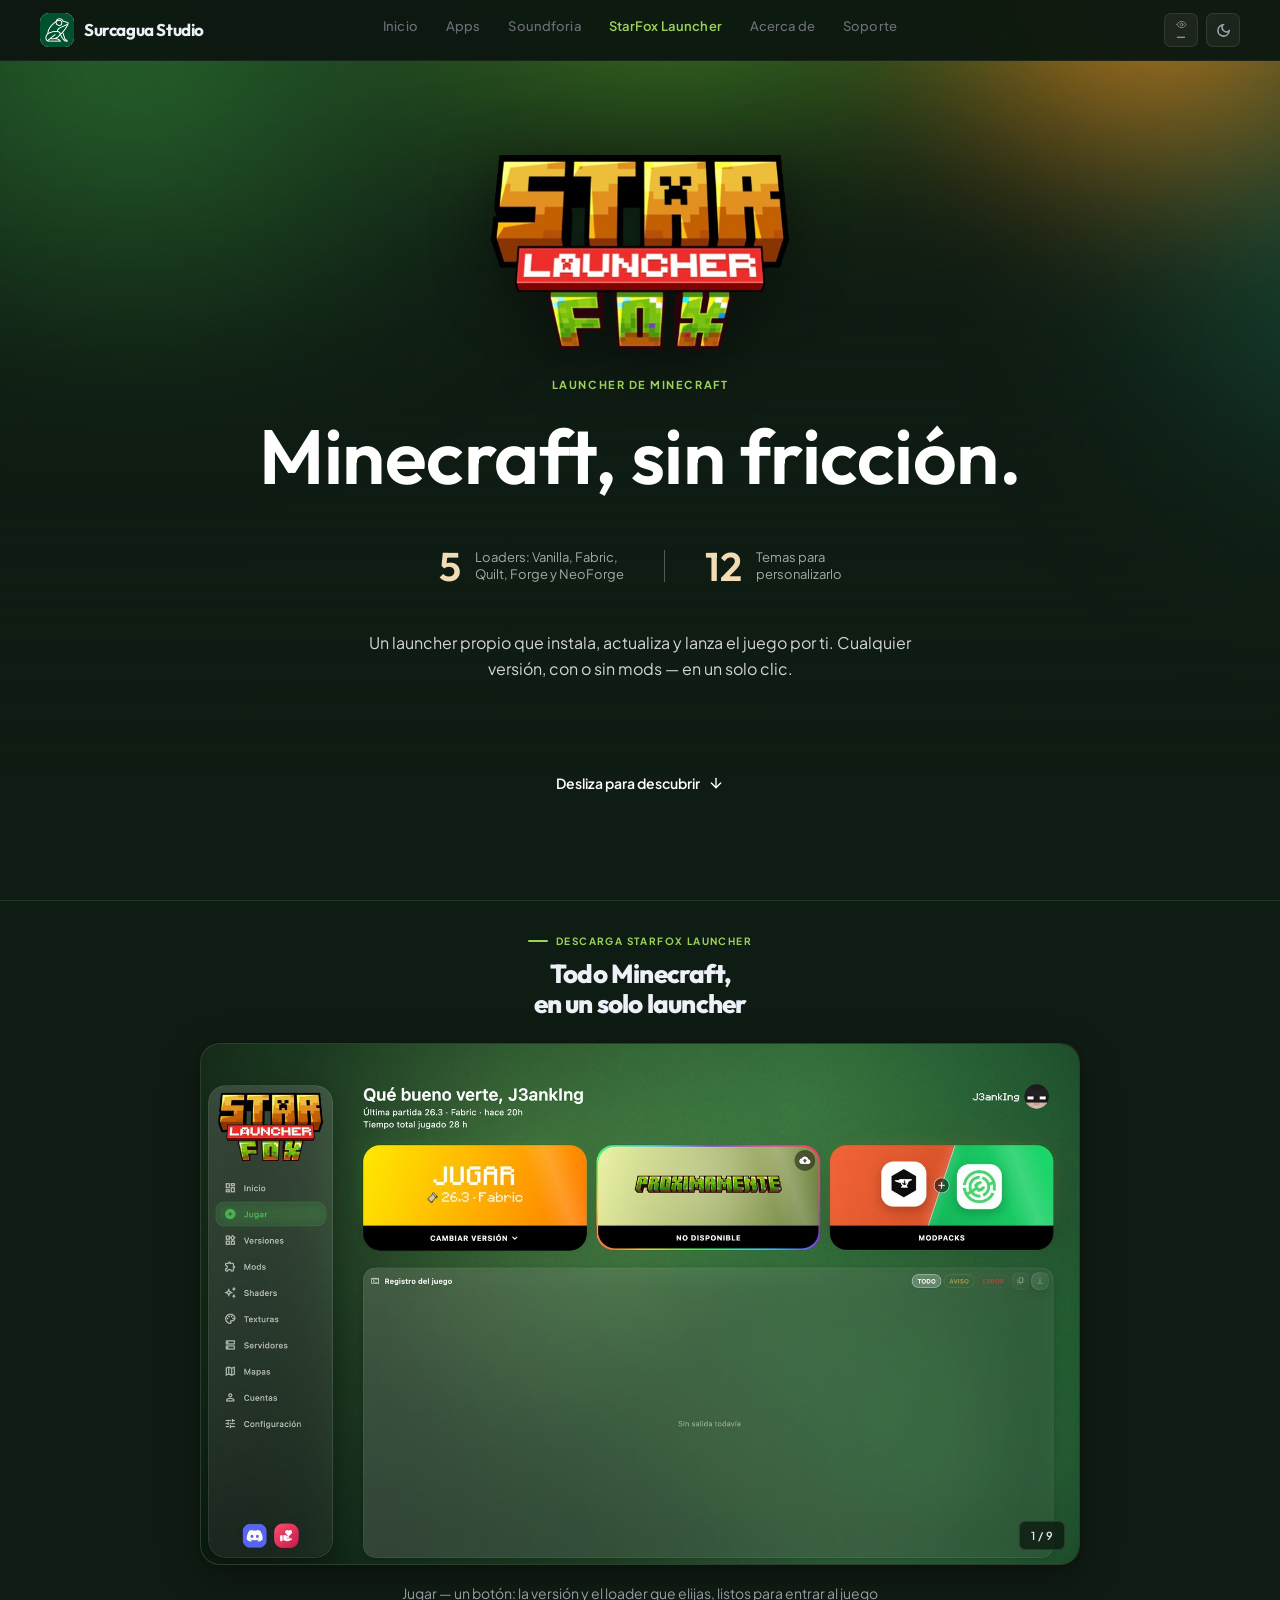
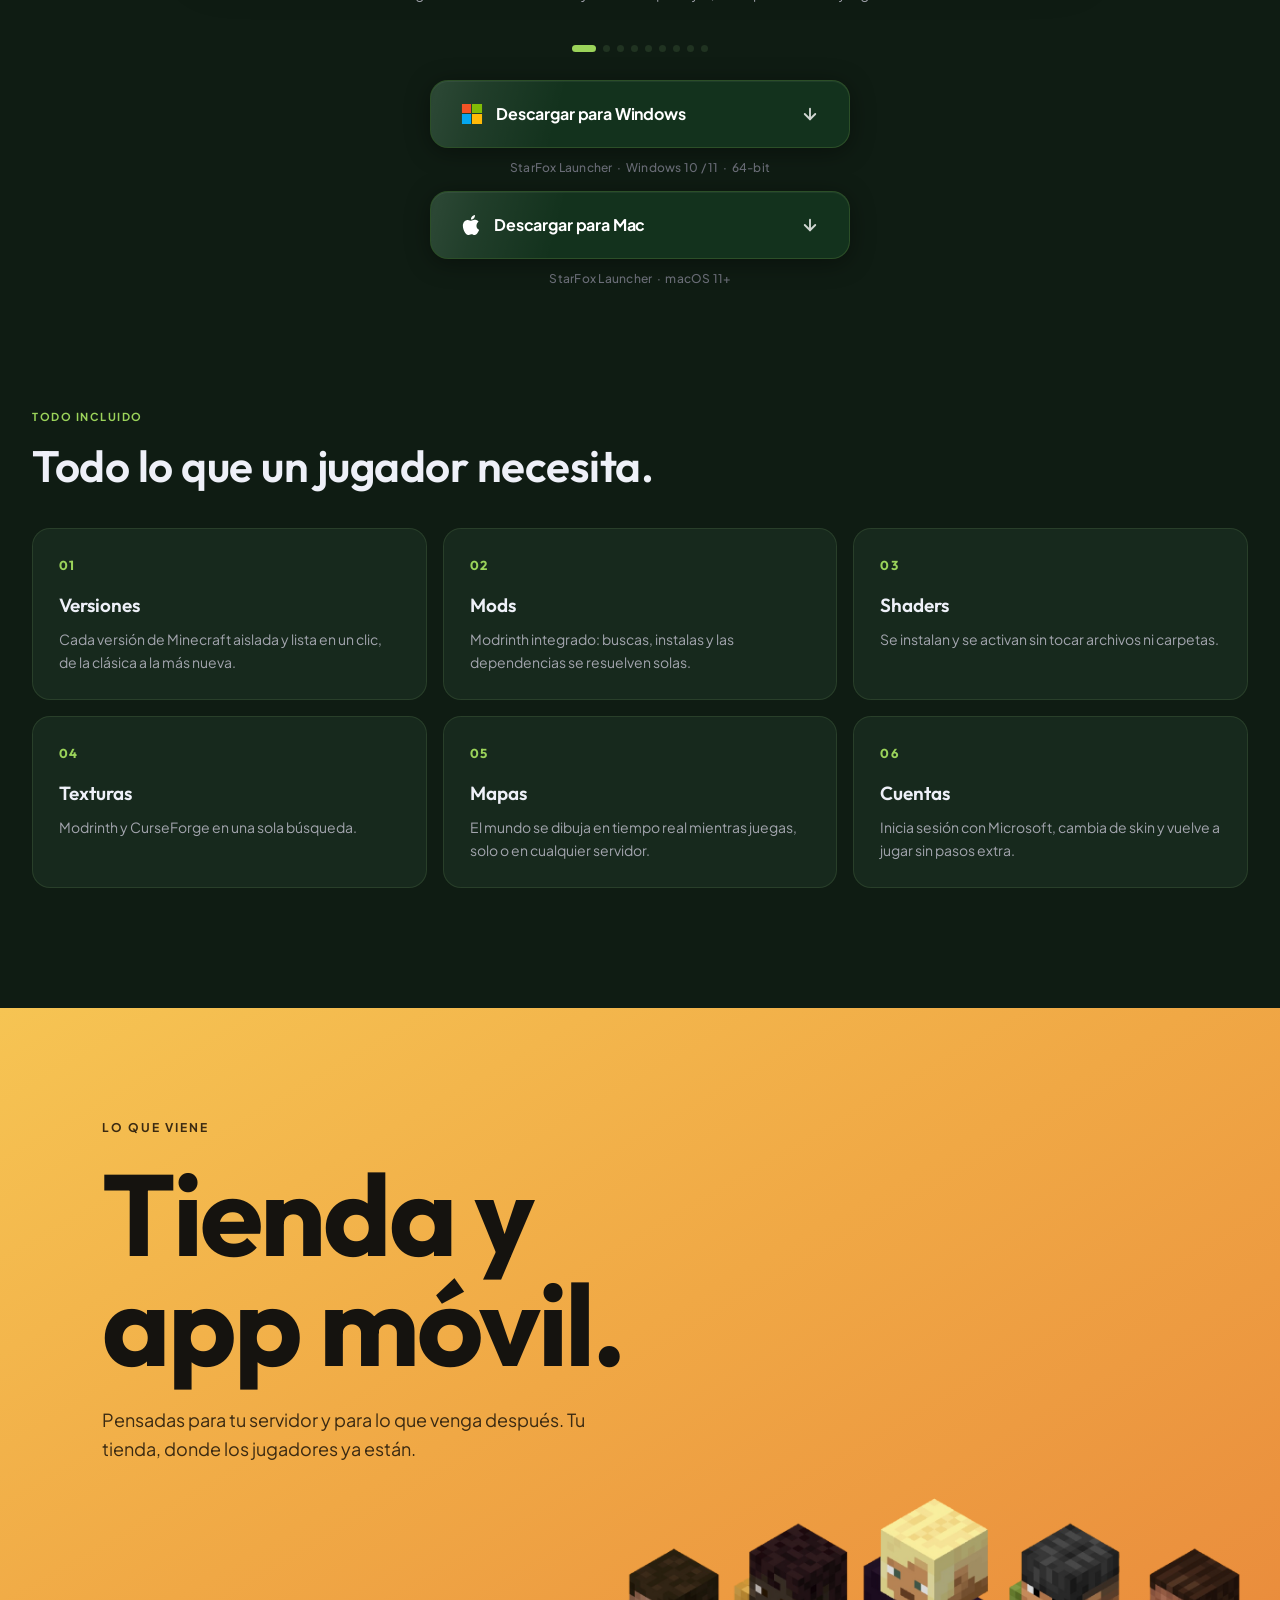
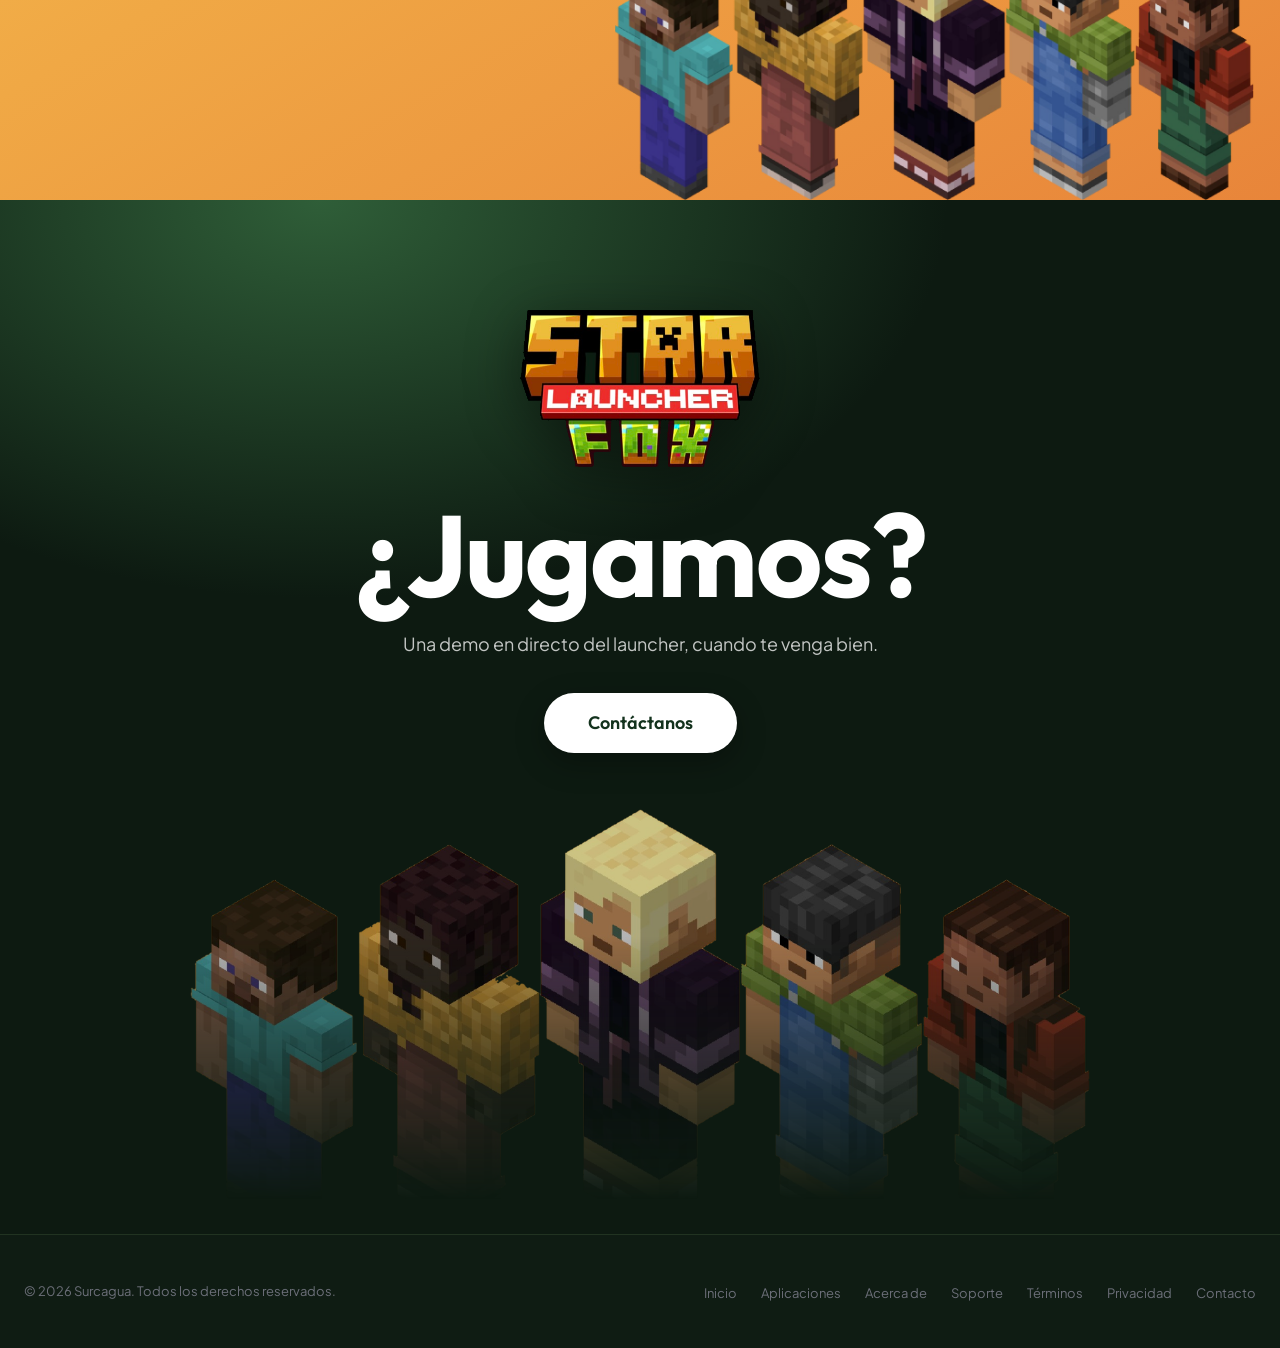
<file: starfox/index.html>
<!DOCTYPE html>
<html lang="es">
<head>
    <meta charset="UTF-8">
    <meta name="viewport" content="width=device-width, initial-scale=1.0">
    <title>StarFox Launcher — Surcagua Studio</title>
    <meta name="description" content="StarFox Launcher: el launcher de Minecraft que instala, actualiza y lanza el juego por ti. Mods, shaders, texturas y mapas en un solo lugar.">
    <link rel="preconnect" href="https://fonts.googleapis.com">
    <link rel="preconnect" href="https://fonts.gstatic.com" crossorigin>
    <link href="https://fonts.googleapis.com/css2?family=Plus+Jakarta+Sans:ital,wght@0,300;0,400;0,500;0,600;0,700;0,800;1,400;1,600;1,700&display=swap" rel="stylesheet">
    <link rel="icon" type="image/png" href="../assets/logo.png">
    <link rel="apple-touch-icon" href="../assets/logo.png">
    <link rel="stylesheet" href="../assets/css/main.css">
</head>
<body class="sfx-page">

    <div class="bg-effects">
        <div class="orb"></div>
        <div class="orb"></div>
        <div class="orb"></div>
    </div>
    <div class="noise-overlay"></div>

    <nav class="navbar" id="navbar">
        <div class="navbar-inner">
            <a href="../index.html" class="logo">
                <div class="logo-icon"><img src="../assets/logoFondo.png" alt="Surcagua Studio"></div>
                <span class="logo-text">Surcagua Studio</span>
            </a>
            <div class="nav-center" id="navLinks">
                <a href="../index.html" class="nav-link">Inicio</a>
                <a href="../apps/index.html" class="nav-link">Apps</a>
                <a href="../soundforia/index.html" class="nav-link">Soundforia</a>
                <a href="../starfox/index.html" class="nav-link active">StarFox Launcher</a>
                <a href="../acerca-de/index.html" class="nav-link">Acerca de</a>
                <a href="../soporte/index.html" class="nav-link">Soporte</a>
            </div>
            <div class="nav-actions">
                <span class="visit-counter" id="visitCounter" title="Visitas">
                    <svg width="14" height="14" viewBox="0 0 24 24" fill="none" stroke="currentColor" stroke-width="2" stroke-linecap="round" stroke-linejoin="round" aria-hidden="true"><path d="M2 12s3.6-7 10-7 10 7 10 7-3.6 7-10 7S2 12 2 12z"/><circle cx="12" cy="12" r="3"/></svg>
                    <span id="visitCount">—</span>
                </span>
                <button class="mobile-menu-btn" id="menuBtn" onclick="toggleMenu()" aria-label="Menú">
                    <div class="hamburger"><span></span><span></span><span></span></div>
                </button>
                <button class="theme-toggle" onclick="toggleTheme()" aria-label="Cambiar tema">
                    <span class="theme-icon" id="themeIcon"></span>
                </button>
            </div>
        </div>
    </nav>

    <main class="page-content">

        <section class="hx-hero hx-hero--full sfx-hero">
            <img class="sfx-logo" src="../assets/starfox/logo.png" alt="StarFox Launcher" width="461" height="301">
            <span class="sfx-eyebrow">Launcher de Minecraft</span>
            <h1>Minecraft, sin fricción.</h1>
            <div class="hx-stats">
                <div class="hx-stat"><b>5</b><span>Loaders: Vanilla, Fabric,<br>Quilt, Forge y NeoForge</span></div>
                <i></i>
                <div class="hx-stat"><b>12</b><span>Temas para<br>personalizarlo</span></div>
            </div>
            <p>Un launcher propio que instala, actualiza y lanza el juego por ti. Cualquier versión, con o sin mods — en un solo clic.</p>
            <a href="#descargar" class="hx-cue">Desliza para descubrir <svg width="16" height="16" viewBox="0 0 24 24" fill="none" stroke="currentColor" stroke-width="2" stroke-linecap="round" stroke-linejoin="round"><path d="M12 5v14"/><polyline points="19 12 12 19 5 12"/></svg></a>
        </section>

        <section class="desktop-promo sfx-download reveal" id="descargar">
            <div class="desktop-promo-inner">
                <div class="desktop-dl-eyebrow">Descarga StarFox Launcher</div>
                <h2 class="desktop-dl-title">Todo Minecraft,<br>en un solo launcher</h2>

                <div class="desk-carousel hero-desk-carousel" id="heroDesktopCarousel" data-name="StarFox Launcher">
                    <div class="desk-slide active" data-desc="Jugar — un botón: la versión y el loader que elijas, listos para entrar al juego">
                        <img src="../assets/starfox/capturas/1.jpg" alt="StarFox Launcher captura 1" draggable="false">
                    </div>
                    <div class="desk-slide" data-desc="Inicio — streams en vivo de Minecraft en Twitch y YouTube, y los anuncios de tu comunidad">
                        <img src="../assets/starfox/capturas/2.jpg" alt="StarFox Launcher captura 2" draggable="false" loading="lazy">
                    </div>
                    <div class="desk-slide" data-desc="Versiones — cada versión de Minecraft en su propio contenedor aislado y lista en un clic">
                        <img src="../assets/starfox/capturas/3.jpg" alt="StarFox Launcher captura 3" draggable="false" loading="lazy">
                    </div>
                    <div class="desk-slide" data-desc="Mods — búsqueda en Modrinth con las dependencias resueltas solas">
                        <img src="../assets/starfox/capturas/4.jpg" alt="StarFox Launcher captura 4" draggable="false" loading="lazy">
                    </div>
                    <div class="desk-slide" data-desc="Shaders — se instalan y activan sin tocar archivos">
                        <img src="../assets/starfox/capturas/5.jpg" alt="StarFox Launcher captura 5" draggable="false" loading="lazy">
                    </div>
                    <div class="desk-slide" data-desc="Texturas — Modrinth y CurseForge en una sola búsqueda">
                        <img src="../assets/starfox/capturas/6.jpg" alt="StarFox Launcher captura 6" draggable="false" loading="lazy">
                    </div>
                    <div class="desk-slide" data-desc="Mapas — el mundo dibujado en tiempo real mientras juegas">
                        <img src="../assets/starfox/capturas/7.jpg" alt="StarFox Launcher captura 7" draggable="false" loading="lazy">
                    </div>
                    <div class="desk-slide" data-desc="Cuentas — inicia sesión con Microsoft y gestiona tus skins">
                        <img src="../assets/starfox/capturas/8.jpg" alt="StarFox Launcher captura 8" draggable="false" loading="lazy">
                    </div>
                    <div class="desk-slide" data-desc="Configuración — 12 temas, español e inglés y ajustes de rendimiento">
                        <img src="../assets/starfox/capturas/9.jpg" alt="StarFox Launcher captura 9" draggable="false" loading="lazy">
                    </div>
                    <button class="desk-nav-btn desk-nav-prev" onclick="navHeroDesk(-1)" aria-label="Anterior">
                        <svg width="16" height="16" viewBox="0 0 24 24" fill="none" stroke="currentColor" stroke-width="2.5" stroke-linecap="round" stroke-linejoin="round"><polyline points="15 18 9 12 15 6"/></svg>
                    </button>
                    <button class="desk-nav-btn desk-nav-next" onclick="navHeroDesk(1)" aria-label="Siguiente">
                        <svg width="16" height="16" viewBox="0 0 24 24" fill="none" stroke="currentColor" stroke-width="2.5" stroke-linecap="round" stroke-linejoin="round"><polyline points="9 18 15 12 9 6"/></svg>
                    </button>
                    <div class="desk-slide-counter" id="heroDesktopCounter">1 / 9</div>
                </div>

                <p class="desk-carousel-desc" id="heroDesktopDesc">Jugar — un botón: la versión y el loader que elijas, listos para entrar al juego</p>

                <div class="desk-dots" id="heroDesktopDots" role="tablist" aria-label="Capturas de pantalla">
                    <button class="desk-dot active" onclick="goHeroDesktopSlide(0)" aria-label="Vista 1"></button>
                    <button class="desk-dot" onclick="goHeroDesktopSlide(1)" aria-label="Vista 2"></button>
                    <button class="desk-dot" onclick="goHeroDesktopSlide(2)" aria-label="Vista 3"></button>
                    <button class="desk-dot" onclick="goHeroDesktopSlide(3)" aria-label="Vista 4"></button>
                    <button class="desk-dot" onclick="goHeroDesktopSlide(4)" aria-label="Vista 5"></button>
                    <button class="desk-dot" onclick="goHeroDesktopSlide(5)" aria-label="Vista 6"></button>
                    <button class="desk-dot" onclick="goHeroDesktopSlide(6)" aria-label="Vista 7"></button>
                    <button class="desk-dot" onclick="goHeroDesktopSlide(7)" aria-label="Vista 8"></button>
                    <button class="desk-dot" onclick="goHeroDesktopSlide(8)" aria-label="Vista 9"></button>
                </div>

                <a href="#descargar" class="btn-win-dl">
                    <span class="win-shimmer"></span>
                    <span class="win-icon">
                        <svg width="22" height="22" viewBox="0 0 23 23" fill="none" xmlns="http://www.w3.org/2000/svg">
                            <path d="M1 1h9.5v9.5H1z" fill="#f35325"/>
                            <path d="M11.5 1H22v9.5H11.5z" fill="#81bc06"/>
                            <path d="M1 11.5h9.5V22H1z" fill="#05a6f0"/>
                            <path d="M11.5 11.5H22V22H11.5z" fill="#ffba08"/>
                        </svg>
                    </span>
                    <span class="win-label">Descargar para Windows</span>
                    <span class="win-dl-arrow">
                        <svg width="18" height="18" viewBox="0 0 24 24" fill="none" stroke="currentColor" stroke-width="2.5" stroke-linecap="round" stroke-linejoin="round"><path d="M12 5v14"/><polyline points="5 12 12 19 19 12"/></svg>
                    </span>
                </a>
                <p class="desk-dl-meta">StarFox Launcher &nbsp;·&nbsp; Windows 10 / 11 &nbsp;·&nbsp; 64-bit</p>

                <a href="#descargar" class="btn-mac-dl">
                    <span class="mac-shimmer"></span>
                    <span class="mac-icon">
                        <svg width="20" height="20" viewBox="0 0 814 1000" fill="#ffffff" xmlns="http://www.w3.org/2000/svg">
                            <path d="M788.1 340.9c-5.8 4.5-108.2 62.2-108.2 190.5 0 148.4 130.3 200.9 134.2 202.2-.6 3.2-20.7 71.9-68.7 141.9-42.8 61.6-87.5 123.1-155.5 123.1s-85.5-39.5-164-39.5c-76.5 0-103.7 40.8-165.9 40.8s-105.6-57-155.5-127C46.7 790.7 0 663 0 541.8c0-194.4 126.4-297.5 250.8-297.5 66.1 0 121.2 43.4 162.7 43.4 39.5 0 101.1-46 176.3-46 28.5 0 130.9 2.6 198.3 99.2zm-234-181.5c31.1-36.9 53.1-88.1 53.1-139.3 0-7.1-.6-14.3-1.9-20.1-50.6 1.9-110.8 33.7-147.1 75.8-28.5 32.4-55.1 83.6-55.1 135.5 0 7.8 1.3 15.6 1.9 18.1 3.2.6 8.4 1.3 13.6 1.3 45.4 0 102.5-30.4 135.5-71.3z"/>
                        </svg>
                    </span>
                    <span class="mac-label">Descargar para Mac</span>
                    <span class="mac-dl-arrow">
                        <svg width="18" height="18" viewBox="0 0 24 24" fill="none" stroke="currentColor" stroke-width="2.5" stroke-linecap="round" stroke-linejoin="round"><path d="M12 5v14"/><polyline points="5 12 12 19 19 12"/></svg>
                    </span>
                </a>
                <p class="desk-dl-meta">StarFox Launcher &nbsp;·&nbsp; macOS 11+</p>
            </div>
        </section>

        <section class="section-container sfx-features reveal">
            <span class="sfx-eyebrow">Todo incluido</span>
            <h2 class="sfx-title">Todo lo que un jugador necesita.</h2>
            <div class="sfx-grid">
                <div class="sfx-card">
                    <span class="sfx-card-num">01</span>
                    <h3>Versiones</h3>
                    <p>Cada versión de Minecraft aislada y lista en un clic, de la clásica a la más nueva.</p>
                </div>
                <div class="sfx-card">
                    <span class="sfx-card-num">02</span>
                    <h3>Mods</h3>
                    <p>Modrinth integrado: buscas, instalas y las dependencias se resuelven solas.</p>
                </div>
                <div class="sfx-card">
                    <span class="sfx-card-num">03</span>
                    <h3>Shaders</h3>
                    <p>Se instalan y se activan sin tocar archivos ni carpetas.</p>
                </div>
                <div class="sfx-card">
                    <span class="sfx-card-num">04</span>
                    <h3>Texturas</h3>
                    <p>Modrinth y CurseForge en una sola búsqueda.</p>
                </div>
                <div class="sfx-card">
                    <span class="sfx-card-num">05</span>
                    <h3>Mapas</h3>
                    <p>El mundo se dibuja en tiempo real mientras juegas, solo o en cualquier servidor.</p>
                </div>
                <div class="sfx-card">
                    <span class="sfx-card-num">06</span>
                    <h3>Cuentas</h3>
                    <p>Inicia sesión con Microsoft, cambia de skin y vuelve a jugar sin pasos extra.</p>
                </div>
            </div>
        </section>

        <section class="sfx-next reveal">
            <div class="sfx-next-copy">
                <span class="sfx-next-eyebrow">Lo que viene</span>
                <h2>Tienda y<br>app móvil.</h2>
                <p>Pensadas para tu servidor y para lo que venga después. Tu tienda, donde los jugadores ya están.</p>
            </div>
            <img class="sfx-next-crew" src="../assets/starfox/personajes.png" alt="" width="1400" height="660" loading="lazy">
        </section>

        <section class="sfx-cta">
            <img class="sfx-cta-logo" src="../assets/starfox/logo.png" alt="StarFox Launcher" width="461" height="301" loading="lazy">
            <h2>¿Jugamos?</h2>
            <p>Una demo en directo del launcher, cuando te venga bien.</p>
            <a href="../soporte/index.html" class="sfx-cta-pill">Contáctanos</a>
            <img class="sfx-cta-crew" src="../assets/starfox/personajes.png" alt="" width="1400" height="660" loading="lazy">
        </section>

    </main>

    <footer class="footer">
        <div class="footer-inner">
            <div class="footer-left">© 2026 Surcagua. Todos los derechos reservados.</div>
            <ul class="footer-links">
                <li><a href="../index.html">Inicio</a></li>
                <li><a href="../apps/index.html">Aplicaciones</a></li>
                <li><a href="../acerca-de/index.html">Acerca de</a></li>
                <li><a href="../soporte/index.html">Soporte</a></li>
                <li><a href="../terminos/index.html">Términos</a></li>
                <li><a href="../privacidad/index.html">Privacidad</a></li>
                <li><a href="mailto:support@surcaguastudio.com">Contacto</a></li>
            </ul>
        </div>
    </footer>

    <script src="../assets/js/main.js"></script>
    <script data-base="../" src="../assets/js/apps.js"></script>
    <script>
        document.querySelectorAll('.btn-win-dl, .btn-mac-dl').forEach(btn => {
            const label = btn.querySelector('.win-label, .mac-label');
            const original = label.textContent;
            const target = 'Próximamente';
            const glyphs = '█▓▒░#%&@$?';
            const reduce = matchMedia('(prefers-reduced-motion: reduce)').matches;
            let raf, timer;
            btn.addEventListener('click', e => {
                e.preventDefault();
                cancelAnimationFrame(raf);
                clearTimeout(timer);
                btn.classList.remove('is-soon');
                void btn.offsetWidth;
                btn.classList.add('is-soon');
                label.setAttribute('aria-live', 'polite');
                const start = performance.now();
                const step = now => {
                    const t = (now - start) / 800;
                    const solved = reduce ? target.length : Math.floor(t * target.length * 1.15);
                    label.textContent = [...target].map((c, i) => i < solved ? c : glyphs[Math.floor(Math.random() * glyphs.length)]).join('');
                    if (solved < target.length) raf = requestAnimationFrame(step);
                };
                raf = requestAnimationFrame(step);
                timer = setTimeout(() => { btn.classList.remove('is-soon'); label.textContent = original; }, 2600);
            });
        });
    </script>

</body>
</html>
</file>
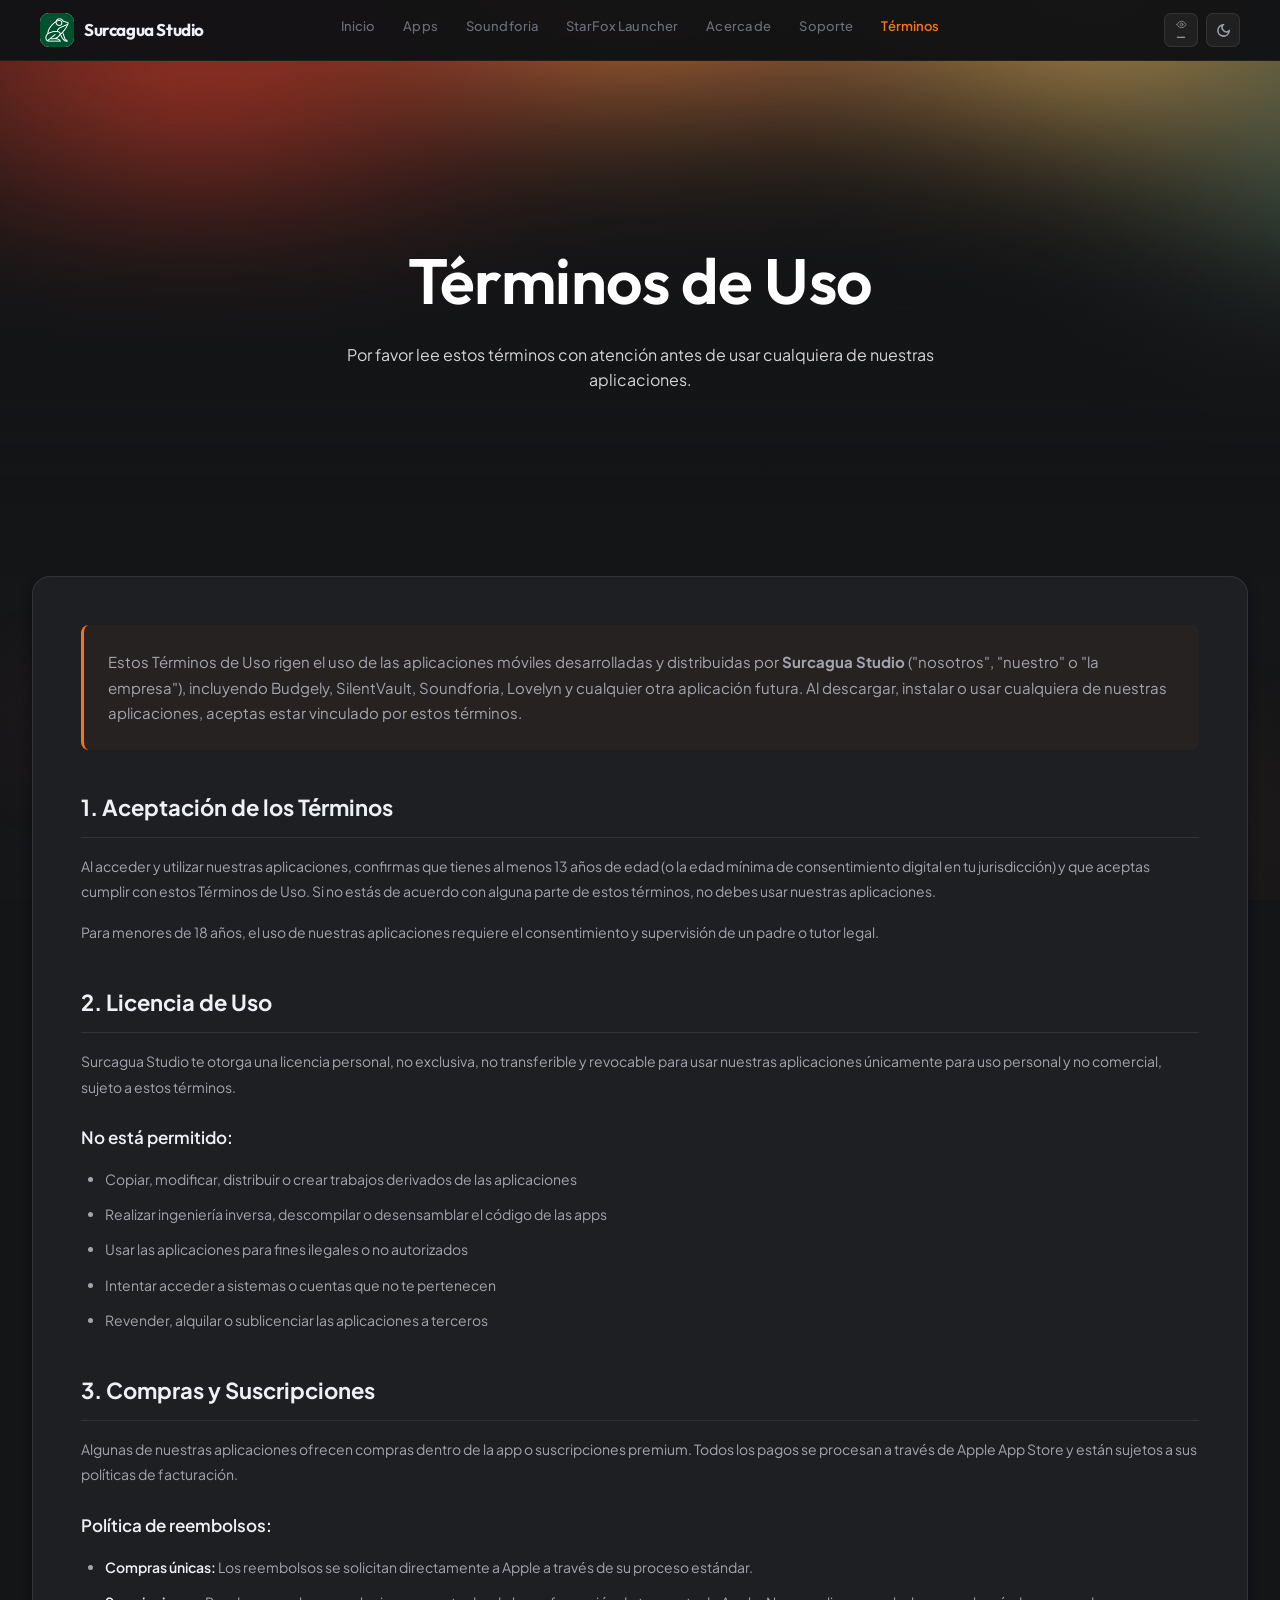
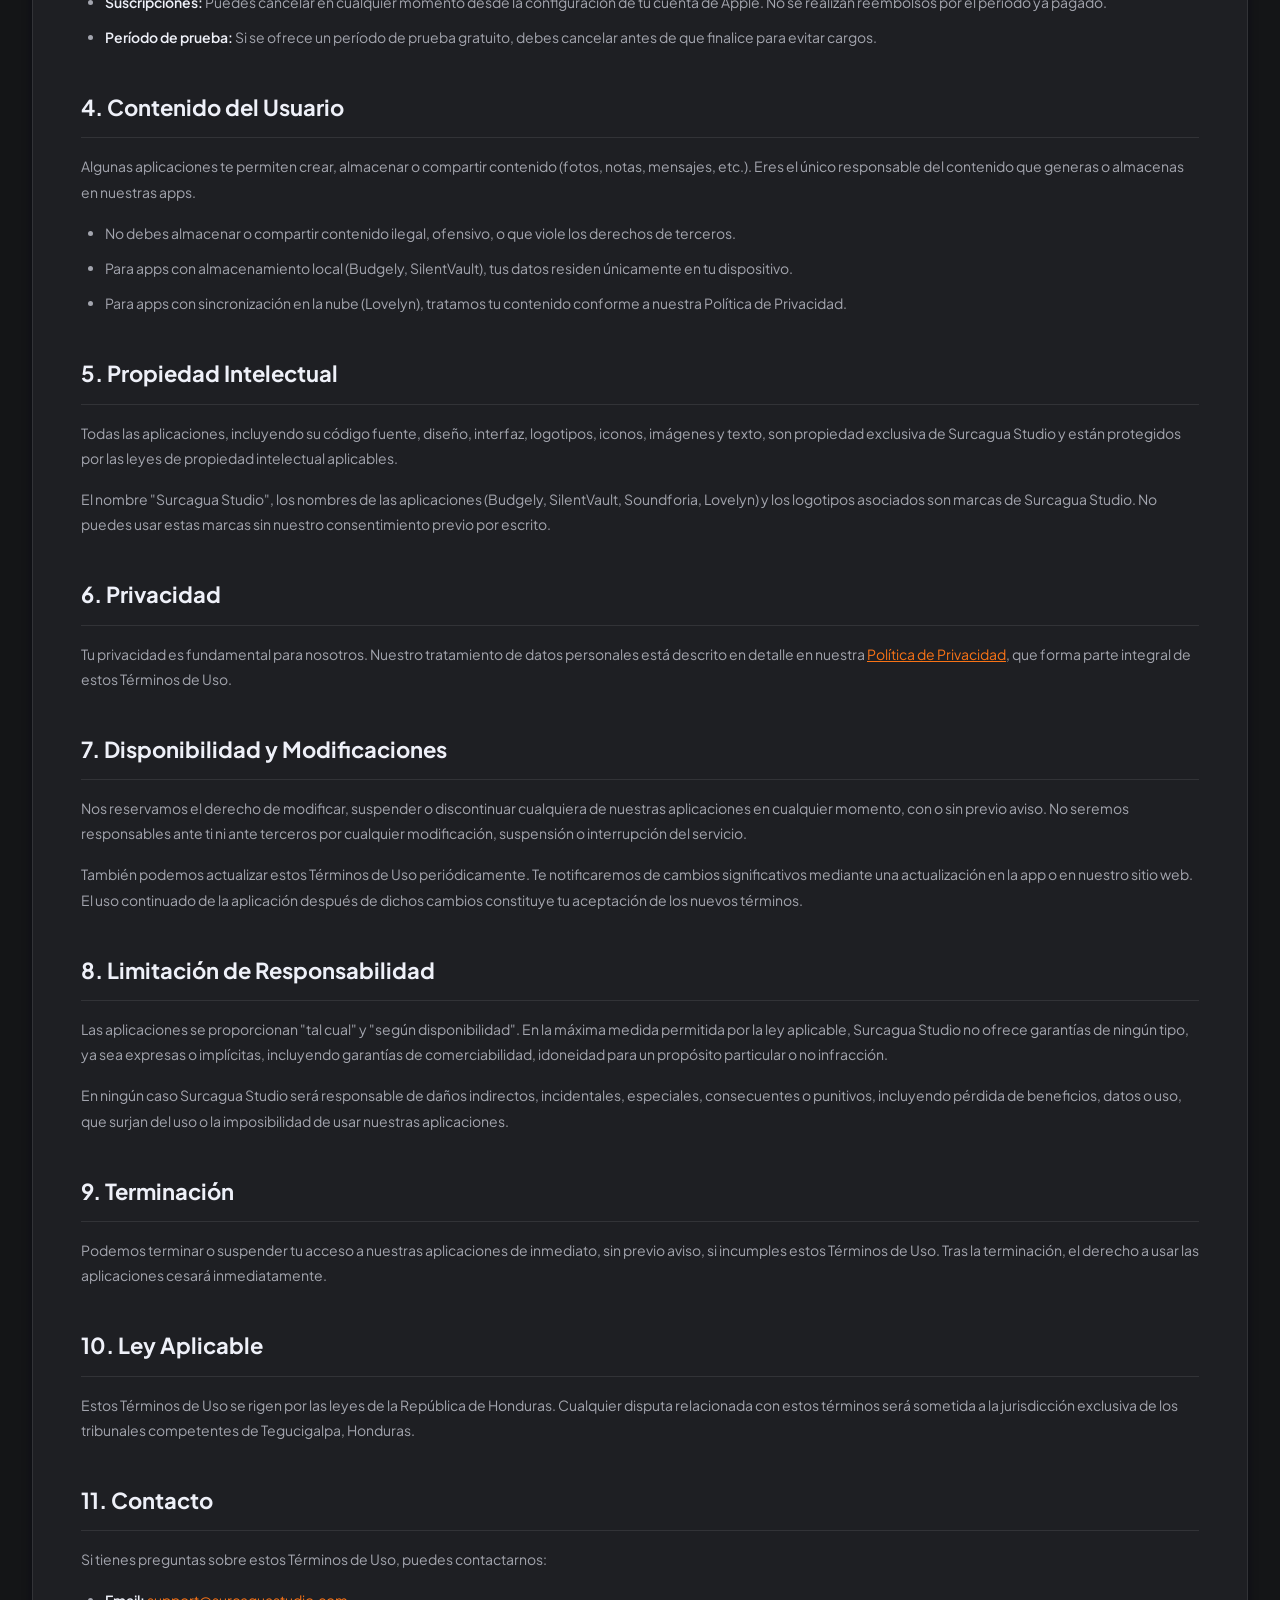
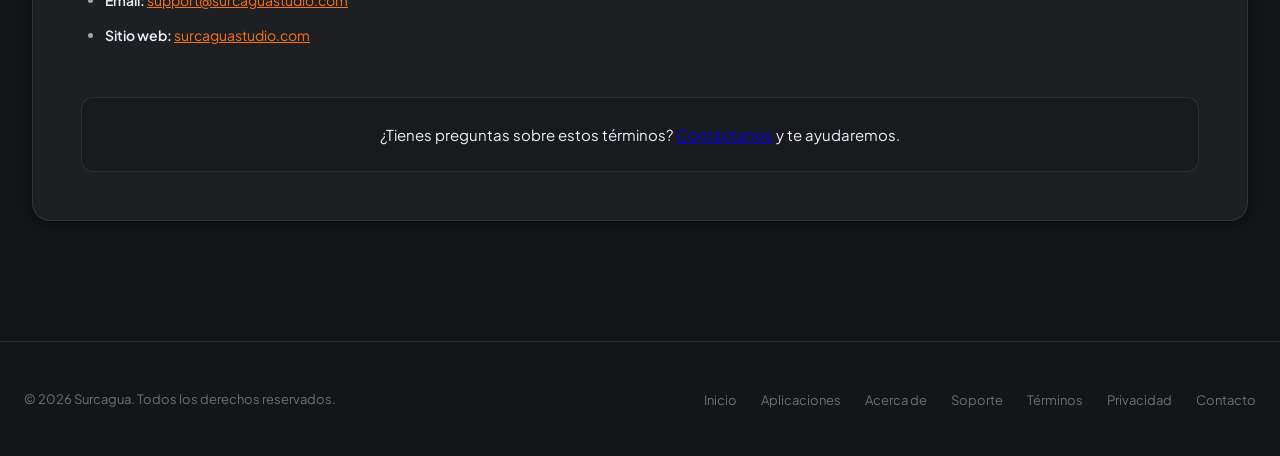
<file: terminos/index.html>
<!DOCTYPE html>
<html lang="es">
<head>
    <meta charset="UTF-8">
    <meta name="viewport" content="width=device-width, initial-scale=1.0">
    <title>Términos de Uso — Surcagua Studio</title>
    <meta name="description" content="Términos y condiciones de uso de las aplicaciones de Surcagua Studio. Conoce tus derechos y responsabilidades al usar nuestras apps.">
    <link rel="preconnect" href="https://fonts.googleapis.com">
    <link rel="preconnect" href="https://fonts.gstatic.com" crossorigin>
    <link href="https://fonts.googleapis.com/css2?family=Plus+Jakarta+Sans:ital,wght@0,300;0,400;0,500;0,600;0,700;0,800;1,400;1,600;1,700&display=swap" rel="stylesheet">
    <link rel="icon" type="image/png" href="../assets/logo.png">
    <link rel="apple-touch-icon" href="../assets/logo.png">
    <link rel="stylesheet" href="../assets/css/main.css">
</head>
<body>

    <div class="bg-effects">
        <div class="orb"></div>
        <div class="orb"></div>
        <div class="orb"></div>
    </div>
    <div class="noise-overlay"></div>

    <nav class="navbar" id="navbar">
        <div class="navbar-inner">
            <a href="../index.html" class="logo">
                <div class="logo-icon"><img src="../assets/logoFondo.png" alt="Surcagua Studio"></div>
                <span class="logo-text">Surcagua Studio</span>
            </a>
            <div class="nav-center" id="navLinks">
                <a href="../index.html" class="nav-link">Inicio</a>
                <a href="../apps/index.html" class="nav-link">Apps</a>
                <a href="../soundforia/index.html" class="nav-link">Soundforia</a>
                <a href="../starfox/index.html" class="nav-link">StarFox Launcher</a>
                <a href="../acerca-de/index.html" class="nav-link">Acerca de</a>
                <a href="../soporte/index.html" class="nav-link">Soporte</a>
                <a href="../terminos/index.html" class="nav-link active">Términos</a>
            </div>
            <div class="nav-actions">
                <span class="visit-counter" id="visitCounter" title="Visitas">
                    <svg width="14" height="14" viewBox="0 0 24 24" fill="none" stroke="currentColor" stroke-width="2" stroke-linecap="round" stroke-linejoin="round" aria-hidden="true"><path d="M2 12s3.6-7 10-7 10 7 10 7-3.6 7-10 7S2 12 2 12z"/><circle cx="12" cy="12" r="3"/></svg>
                    <span id="visitCount">—</span>
                </span>
                <button class="mobile-menu-btn" id="menuBtn" onclick="toggleMenu()" aria-label="Menú">
                    <div class="hamburger"><span></span><span></span><span></span></div>
                </button>
                <button class="theme-toggle" onclick="toggleTheme()" aria-label="Cambiar tema">
                    <span class="theme-icon" id="themeIcon"></span>
                </button>
            </div>
        </div>
    </nav>

    <main class="page-content">

        <section class="hero hx-hero">
            <h1>Términos de <span class="gradient-text">Uso</span></h1>
            <p>Por favor lee estos términos con atención antes de usar cualquiera de nuestras aplicaciones.</p>
        </section>

        <div class="section-container" style="padding-top:0;">
            <div class="legal-content">

                <div class="legal-intro">
                    <p>Estos Términos de Uso rigen el uso de las aplicaciones móviles desarrolladas y distribuidas por <strong>Surcagua Studio</strong> ("nosotros", "nuestro" o "la empresa"), incluyendo Budgely, SilentVault, Soundforia, Lovelyn y cualquier otra aplicación futura. Al descargar, instalar o usar cualquiera de nuestras aplicaciones, aceptas estar vinculado por estos términos.</p>
                </div>

                <div class="legal-section">
                    <h2>1. Aceptación de los Términos</h2>
                    <p>Al acceder y utilizar nuestras aplicaciones, confirmas que tienes al menos 13 años de edad (o la edad mínima de consentimiento digital en tu jurisdicción) y que aceptas cumplir con estos Términos de Uso. Si no estás de acuerdo con alguna parte de estos términos, no debes usar nuestras aplicaciones.</p>
                    <p>Para menores de 18 años, el uso de nuestras aplicaciones requiere el consentimiento y supervisión de un padre o tutor legal.</p>
                </div>

                <div class="legal-section">
                    <h2>2. Licencia de Uso</h2>
                    <p>Surcagua Studio te otorga una licencia personal, no exclusiva, no transferible y revocable para usar nuestras aplicaciones únicamente para uso personal y no comercial, sujeto a estos términos.</p>
                    <h3>No está permitido:</h3>
                    <ul>
                        <li>Copiar, modificar, distribuir o crear trabajos derivados de las aplicaciones</li>
                        <li>Realizar ingeniería inversa, descompilar o desensamblar el código de las apps</li>
                        <li>Usar las aplicaciones para fines ilegales o no autorizados</li>
                        <li>Intentar acceder a sistemas o cuentas que no te pertenecen</li>
                        <li>Revender, alquilar o sublicenciar las aplicaciones a terceros</li>
                    </ul>
                </div>

                <div class="legal-section">
                    <h2>3. Compras y Suscripciones</h2>
                    <p>Algunas de nuestras aplicaciones ofrecen compras dentro de la app o suscripciones premium. Todos los pagos se procesan a través de Apple App Store y están sujetos a sus políticas de facturación.</p>
                    <h3>Política de reembolsos:</h3>
                    <ul>
                        <li><strong>Compras únicas:</strong> Los reembolsos se solicitan directamente a Apple a través de su proceso estándar.</li>
                        <li><strong>Suscripciones:</strong> Puedes cancelar en cualquier momento desde la configuración de tu cuenta de Apple. No se realizan reembolsos por el período ya pagado.</li>
                        <li><strong>Período de prueba:</strong> Si se ofrece un período de prueba gratuito, debes cancelar antes de que finalice para evitar cargos.</li>
                    </ul>
                </div>

                <div class="legal-section">
                    <h2>4. Contenido del Usuario</h2>
                    <p>Algunas aplicaciones te permiten crear, almacenar o compartir contenido (fotos, notas, mensajes, etc.). Eres el único responsable del contenido que generas o almacenas en nuestras apps.</p>
                    <ul>
                        <li>No debes almacenar o compartir contenido ilegal, ofensivo, o que viole los derechos de terceros.</li>
                        <li>Para apps con almacenamiento local (Budgely, SilentVault), tus datos residen únicamente en tu dispositivo.</li>
                        <li>Para apps con sincronización en la nube (Lovelyn), tratamos tu contenido conforme a nuestra Política de Privacidad.</li>
                    </ul>
                </div>

                <div class="legal-section">
                    <h2>5. Propiedad Intelectual</h2>
                    <p>Todas las aplicaciones, incluyendo su código fuente, diseño, interfaz, logotipos, iconos, imágenes y texto, son propiedad exclusiva de Surcagua Studio y están protegidos por las leyes de propiedad intelectual aplicables.</p>
                    <p>El nombre "Surcagua Studio", los nombres de las aplicaciones (Budgely, SilentVault, Soundforia, Lovelyn) y los logotipos asociados son marcas de Surcagua Studio. No puedes usar estas marcas sin nuestro consentimiento previo por escrito.</p>
                </div>

                <div class="legal-section">
                    <h2>6. Privacidad</h2>
                    <p>Tu privacidad es fundamental para nosotros. Nuestro tratamiento de datos personales está descrito en detalle en nuestra <a href="../privacidad/">Política de Privacidad</a>, que forma parte integral de estos Términos de Uso.</p>
                </div>

                <div class="legal-section">
                    <h2>7. Disponibilidad y Modificaciones</h2>
                    <p>Nos reservamos el derecho de modificar, suspender o discontinuar cualquiera de nuestras aplicaciones en cualquier momento, con o sin previo aviso. No seremos responsables ante ti ni ante terceros por cualquier modificación, suspensión o interrupción del servicio.</p>
                    <p>También podemos actualizar estos Términos de Uso periódicamente. Te notificaremos de cambios significativos mediante una actualización en la app o en nuestro sitio web. El uso continuado de la aplicación después de dichos cambios constituye tu aceptación de los nuevos términos.</p>
                </div>

                <div class="legal-section">
                    <h2>8. Limitación de Responsabilidad</h2>
                    <p>Las aplicaciones se proporcionan "tal cual" y "según disponibilidad". En la máxima medida permitida por la ley aplicable, Surcagua Studio no ofrece garantías de ningún tipo, ya sea expresas o implícitas, incluyendo garantías de comerciabilidad, idoneidad para un propósito particular o no infracción.</p>
                    <p>En ningún caso Surcagua Studio será responsable de daños indirectos, incidentales, especiales, consecuentes o punitivos, incluyendo pérdida de beneficios, datos o uso, que surjan del uso o la imposibilidad de usar nuestras aplicaciones.</p>
                </div>

                <div class="legal-section">
                    <h2>9. Terminación</h2>
                    <p>Podemos terminar o suspender tu acceso a nuestras aplicaciones de inmediato, sin previo aviso, si incumples estos Términos de Uso. Tras la terminación, el derecho a usar las aplicaciones cesará inmediatamente.</p>
                </div>

                <div class="legal-section">
                    <h2>10. Ley Aplicable</h2>
                    <p>Estos Términos de Uso se rigen por las leyes de la República de Honduras. Cualquier disputa relacionada con estos términos será sometida a la jurisdicción exclusiva de los tribunales competentes de Tegucigalpa, Honduras.</p>
                </div>

                <div class="legal-section">
                    <h2>11. Contacto</h2>
                    <p>Si tienes preguntas sobre estos Términos de Uso, puedes contactarnos:</p>
                    <ul>
                        <li><strong>Email:</strong> <a href="mailto:support@surcaguastudio.com">support@surcaguastudio.com</a></li>
                        <li><strong>Sitio web:</strong> <a href="https://surcaguastudio.com">surcaguastudio.com</a></li>
                    </ul>
                </div>

                <div class="legal-footer">
                    <p>¿Tienes preguntas sobre estos términos? <a href="../soporte/">Contáctanos</a> y te ayudaremos.</p>
                </div>

            </div>
        </div>

    </main>

    <footer class="footer">
        <div class="footer-inner">
            <div class="footer-left">© 2026 Surcagua. Todos los derechos reservados.</div>
            <ul class="footer-links">
                <li><a href="../index.html">Inicio</a></li>
                <li><a href="../apps/index.html">Aplicaciones</a></li>
                <li><a href="../acerca-de/index.html">Acerca de</a></li>
                <li><a href="../soporte/index.html">Soporte</a></li>
                <li><a href="../terminos/index.html">Términos</a></li>
                <li><a href="../privacidad/index.html">Privacidad</a></li>
                <li><a href="mailto:support@surcaguastudio.com">Contacto</a></li>
            </ul>
        </div>
    </footer>

    <script src="../assets/js/main.js"></script>
</body>
</html>
</file>
<file: assets/css/main.css>
@import url('https://fonts.googleapis.com/css2?family=Outfit:wght@400;500;600;700&display=swap');
/* ═══════════════════════════════════════════
   TOKENS — DARK
═══════════════════════════════════════════ */
:root {
    --bg-primary:    #141517;
    --bg-secondary:  #191a1d;
    --bg-card:       #1e1f23;
    --bg-card-hover: #25262b;
    --bg-glass:      rgba(20, 21, 23, 0.88);
    --bg-modal:      rgba(0, 0, 0, 0.88);
    --text-primary:  #eef0f8;
    --text-secondary:#a3a5ae;
    --text-muted:    #6c6f79;
    --accent-primary:   #f97316;
    --accent-secondary: #f97316;
    --accent-tertiary:  #f97316;
    --accent-warning:   #f59e0b;
    --gradient-primary:   linear-gradient(135deg, #f97316 0%, #fb923c 100%);
    --gradient-secondary: linear-gradient(135deg, #f97316 0%, #ef4444 100%);
    --border-color: rgba(255, 255, 255, 0.09);
    --border-glow:  rgba(249, 115, 22, 0.26);
    --shadow-sm:   0 2px 10px rgba(0, 0, 20, 0.5);
    --shadow-md:   0 8px 32px  rgba(0, 0, 20, 0.6);
    --shadow-lg:   0 20px 64px rgba(0, 0, 20, 0.7);
    --shadow-glow: 0 0 48px    rgba(249, 115, 22, 0.12);
    --radius-sm: 8px;
    --radius-md: 12px;
    --radius-lg: 18px;
    --radius-xl: 24px;
    --transition-fast:   0.2s cubic-bezier(0.16, 1, 0.3, 1);
    --transition-smooth: 0.4s cubic-bezier(0.16, 1, 0.3, 1);
    --transition-spring: 0.5s cubic-bezier(0.34, 1.56, 0.64, 1);
    --font-display: 'Outfit', 'Plus Jakarta Sans', -apple-system, BlinkMacSystemFont, sans-serif;
    --font-family:  'Plus Jakarta Sans', -apple-system, BlinkMacSystemFont, sans-serif;
}

/* ═══════════════════════════════════════════
   LIGHT MODE — clean neutral
═══════════════════════════════════════════ */
body.light-mode {
    --bg-primary:    #f5f7fc;
    --bg-secondary:  #eceef5;
    --bg-card:       #ffffff;
    --bg-card-hover: #f0f3fa;
    --bg-glass:      rgba(245, 247, 252, 0.92);
    --bg-modal:      rgba(0, 0, 0, 0.5);
    --text-primary:  #0d0f1a;
    --text-secondary:#525c7a;
    --text-muted:    #8a93ae;
    --border-color:  rgba(0, 15, 60, 0.07);
    --border-glow:   rgba(249, 115, 22, 0.22);
    --shadow-sm:   0 2px 10px rgba(0, 10, 50, 0.06);
    --shadow-md:   0 8px 32px  rgba(0, 10, 50, 0.09);
    --shadow-lg:   0 20px 64px rgba(0, 10, 50, 0.12);
    --shadow-glow: 0 0 48px    rgba(249, 115, 22, 0.08);
}
body.light-mode .noise-overlay { opacity: 0.01; }

/* ═══════════════════════════════════════════
   RESET & BASE
═══════════════════════════════════════════ */
*, *::before, *::after { margin: 0; padding: 0; box-sizing: border-box; }

html {
    scroll-behavior: smooth;
    -webkit-font-smoothing: antialiased;
    -moz-osx-font-smoothing: grayscale;
    max-width: 100%;
    overflow-x: hidden;
}

body {
    font-family: var(--font-family);
    background: var(--bg-primary);
    color: var(--text-primary);
    line-height: 1.6;
    overflow-x: hidden;
    min-height: 100vh;
    max-width: 100%;
    position: relative;
    transition: background-color var(--transition-smooth), color var(--transition-smooth);
    -webkit-tap-highlight-color: rgba(249, 115, 22, 0.1);
    touch-action: manipulation;
}

img { max-width: 100%; height: auto; display: block; }

button, a, input, select, textarea {
    min-height: 44px;
    -webkit-tap-highlight-color: transparent;
}

@supports (-webkit-touch-callout: none) {
    body { -webkit-overflow-scrolling: touch; }
}

/* ═══════════════════════════════════════════
   PAGE ANIMATION
═══════════════════════════════════════════ */
.page-content {
    position: relative; z-index: 2;
    animation: fadeInPage 0.5s cubic-bezier(0.16, 1, 0.3, 1) both;
}

@keyframes fadeInPage {
    from { opacity: 0; transform: translateY(18px); }
    to   { opacity: 1; transform: translateY(0); }
}

@keyframes fadeInUp {
    from { opacity: 0; transform: translateY(24px); }
    to   { opacity: 1; transform: translateY(0); }
}

/* ═══════════════════════════════════════════
   BACKGROUND — ambient radial + grain
═══════════════════════════════════════════ */
.bg-effects {
    position: fixed; inset: 0;
    pointer-events: none; z-index: 0;
}
.bg-effects .orb { display: none; }

.bg-effects::before {
    content: '';
    position: absolute; inset: 0;
    background:
        radial-gradient(ellipse 80% 55% at 50% -8%,  rgba(249,115,22,0.07) 0%, transparent 65%),
        radial-gradient(ellipse 50% 35% at 88% 92%,  rgba(249,115,22,0.04) 0%, transparent 60%),
        radial-gradient(ellipse 40% 25% at 8%  80%,  rgba(239,68,68,0.03) 0%, transparent 55%);
}

body.light-mode .bg-effects::before {
    background:
        radial-gradient(ellipse 80% 55% at 50% -8%,  rgba(249,115,22,0.04) 0%, transparent 65%),
        radial-gradient(ellipse 50% 35% at 88% 92%,  rgba(249,115,22,0.02) 0%, transparent 60%);
}

.noise-overlay {
    position: fixed; inset: 0; pointer-events: none; z-index: 1; opacity: 0.022;
    background-image: url("data:image/svg+xml,%3Csvg viewBox='0 0 256 256' xmlns='http://www.w3.org/2000/svg'%3E%3Cfilter id='n'%3E%3CfeTurbulence type='fractalNoise' baseFrequency='0.9' numOctaves='4' stitchTiles='stitch'/%3E%3C/filter%3E%3Crect width='100%25' height='100%25' filter='url(%23n)'/%3E%3C/svg%3E");
    background-repeat: repeat; background-size: 256px 256px;
}

/* ═══════════════════════════════════════════
   NAVIGATION
═══════════════════════════════════════════ */
.navbar {
    position: fixed; top: 0; left: 0; right: 0; z-index: 100;
    background: rgba(17, 18, 20, 0.97);
    border-bottom: 1px solid rgba(255, 255, 255, 0.05);
    transition: box-shadow 0.3s ease;
}
body.light-mode .navbar {
    background: rgba(245, 247, 252, 0.98);
    border-bottom: 1px solid rgba(0, 15, 60, 0.06);
}
.navbar.scrolled { box-shadow: 0 1px 28px rgba(0,0,20,0.3); }
body.light-mode .navbar.scrolled { box-shadow: 0 1px 28px rgba(0,10,50,0.08); }

.navbar-inner {
    max-width: 2200px; margin: 0 auto; padding: 0 40px;
    display: grid; grid-template-columns: 1fr auto 1fr;
    align-items: center; height: 60px;
}

.logo { display: flex; align-items: center; gap: 10px; text-decoration: none; color: var(--text-primary); flex-shrink: 0; justify-self: start; }
.logo-icon {
    width: 34px; height: 34px;
    background: #ffffff;
    border-radius: 9px;
    overflow: hidden;
    flex-shrink: 0;
}
.logo-icon img {
    width: 100%; height: 100%;
    object-fit: cover;
    object-position: center 18%;
    display: block;
}
.logo-text {
    font-family: var(--font-display);
    font-size: 17px; font-weight: 700;
    letter-spacing: -0.4px;
    color: var(--text-primary);
    white-space: nowrap;
}

.nav-center { display: flex; align-items: center; gap: 2px; justify-self: center; }
.nav-link {
    text-decoration: none; color: var(--text-muted); font-size: 13px; font-weight: 500;
    padding: 8px 13px; border-radius: 6px;
    transition: color 0.2s, background 0.2s;
    letter-spacing: 0.01em;
}
.nav-link:hover { color: var(--text-primary); background: rgba(249,115,22,0.07); }
.nav-link.active { color: var(--accent-primary); font-weight: 600; }
.nav-link[target="_blank"] { color: var(--accent-primary); }
.nav-link[target="_blank"]::after { content: ' ↗'; font-size: 9px; opacity: 0.65; vertical-align: super; }

.nav-actions { display: flex; align-items: center; gap: 8px; flex-shrink: 0; justify-self: end; grid-column: 3; }
.theme-toggle {
    background: rgba(255,255,255,0.05); border: 1px solid rgba(255,255,255,0.09);
    cursor: pointer; display: flex; align-items: center; justify-content: center;
    width: 34px; height: 34px; min-height: unset; border-radius: 7px; transition: background 0.2s; padding: 0;
    color: var(--text-secondary);
}
body.light-mode .theme-toggle { background: rgba(0,15,60,0.04); border-color: rgba(0,15,60,0.09); color: var(--text-secondary); }
.theme-toggle:hover { background: rgba(249,115,22,0.1); color: var(--text-primary); }
.theme-icon { font-size: 16px; line-height: 1; }

.mobile-menu-btn {
    display: none; background: rgba(255,255,255,0.05); border: 1px solid rgba(255,255,255,0.09);
    cursor: pointer; width: 34px; height: 34px; min-height: unset; border-radius: 7px; padding: 0;
    align-items: center; justify-content: center; transition: background 0.2s;
}
body.light-mode .mobile-menu-btn { background: rgba(0,15,60,0.04); border-color: rgba(0,15,60,0.09); }
.mobile-menu-btn:hover { background: rgba(249,115,22,0.08); }
.hamburger { display: flex; flex-direction: column; gap: 4px; width: 16px; }
.hamburger span { display: block; height: 1.5px; width: 100%; background: var(--text-primary); border-radius: 1px; transition: transform 0.3s ease, opacity 0.3s ease; }
.mobile-menu-btn.open .hamburger span:nth-child(1) { transform: translateY(5.5px) rotate(45deg); }
.mobile-menu-btn.open .hamburger span:nth-child(2) { opacity: 0; }
.mobile-menu-btn.open .hamburger span:nth-child(3) { transform: translateY(-5.5px) rotate(-45deg); }

/* ═══════════════════════════════════════════
   BUTTONS
═══════════════════════════════════════════ */
.btn {
    display: inline-flex; align-items: center; gap: 8px;
    padding: 13px 26px; border-radius: 7px;
    font-size: 14px; font-weight: 600; text-decoration: none;
    cursor: pointer; border: none; transition: var(--transition-smooth);
    font-family: var(--font-family); letter-spacing: 0.01em;
}
.btn-primary {
    background: var(--gradient-primary); color: #ffffff; font-weight: 700;
    box-shadow: 0 4px 20px rgba(249,115,22,0.28), inset 0 1px 0 rgba(255,255,255,0.15);
}
.btn-primary:hover { box-shadow: 0 8px 32px rgba(249,115,22,0.42); transform: translateY(-2px); }
.btn-primary:active { transform: translateY(0) scale(0.98) !important; box-shadow: 0 2px 8px rgba(249,115,22,0.2); }
.btn-primary:disabled { opacity: 0.6; cursor: not-allowed; transform: none; }
.btn-primary .btn-loading { display: none; }
.btn-primary:disabled .btn-loading { display: inline; }
.btn-secondary { background: transparent; color: var(--text-primary); border: 1px solid var(--border-color); }
.btn-secondary:hover { border-color: var(--border-glow); background: rgba(249,115,22,0.05); transform: translateY(-2px); }
.btn-secondary:active { transform: translateY(0) scale(0.98) !important; }
.btn-ghost { background: transparent; color: var(--text-secondary); padding: 13px 18px; }
.btn-ghost:hover { color: var(--text-primary); }
.btn-ghost:active { transform: scale(0.97) !important; }

/* ═══════════════════════════════════════════
   HERO
═══════════════════════════════════════════ */
.hero {
    padding: 128px 24px 32px;
    text-align: center;
    max-width: 900px;
    margin: 0 auto;
}

.hero.hero-split {
    max-width: 1280px; text-align: left;
    display: grid; grid-template-columns: 3fr 2fr;
    gap: 80px; align-items: center;
    padding: 144px 24px 80px;
}
.hero-split .hero-content { display: flex; flex-direction: column; }
.hero-split .hero-content h1     { animation: fadeInUp 0.7s cubic-bezier(0.16,1,0.3,1) 0.1s  both; }
.hero-split .hero-content p      { margin: 0 0 40px; animation: fadeInUp 0.7s cubic-bezier(0.16,1,0.3,1) 0.25s both; }
.hero-split .hero-actions        { justify-content: flex-start; animation: fadeInUp 0.7s cubic-bezier(0.16,1,0.3,1) 0.35s both; }
.hero-split .hero-stats {
    display: flex; flex-direction: column; gap: 0;
    animation: fadeInUp 0.7s cubic-bezier(0.16,1,0.3,1) 0.2s both;
}
.hero-split .stat-item {
    background: var(--bg-card); border-radius: var(--radius-md);
    border: 1px solid var(--border-color);
    padding: 18px 22px; text-align: left;
    display: flex; align-items: center; gap: 18px;
    transition: var(--transition-fast);
}
.hero-split .stat-item:hover { border-color: var(--border-glow); transform: translateX(4px); }
.hero-split .stat-number {
    font-family: var(--font-display);
    font-size: 34px; font-weight: 800;
    line-height: 1; flex-shrink: 0;
    color: var(--accent-primary);
    font-variant-numeric: tabular-nums;
    letter-spacing: -1px;
}
.hero-split .stat-label { font-size: 13px; color: var(--text-secondary); font-weight: 500; line-height: 1.4; }

.hero-badge {
    display: inline-flex; align-items: center; gap: 8px;
    padding: 5px 14px;
    background: rgba(249,115,22,0.08); border: 1px solid rgba(249,115,22,0.18);
    border-radius: 5px; font-size: 11px; font-weight: 600; color: var(--accent-primary);
    margin-bottom: 28px; animation: fadeInUp 0.6s ease 0.05s both;
    letter-spacing: 0.08em; text-transform: uppercase;
}

.hero h1 {
    font-family: var(--font-display);
    font-size: clamp(40px, 5vw, 68px);
    font-weight: 800;
    line-height: 1.05; letter-spacing: -2.5px;
    margin-bottom: 24px;
    animation: fadeInUp 0.7s ease 0.15s both;
    text-wrap: balance;
}
.hero h1 .gradient-text {
    background: none;
    -webkit-background-clip: unset;
    background-clip: unset;
    -webkit-text-fill-color: var(--accent-primary);
    color: var(--accent-primary);
}
.hero p {
    font-size: 17px; color: var(--text-secondary);
    max-width: 600px; margin: 0 auto 28px;
    line-height: 1.75; font-weight: 400;
    animation: fadeInUp 0.7s ease 0.25s both;
}
.hero-actions { display: flex; gap: 12px; justify-content: center; flex-wrap: wrap; animation: fadeInUp 0.7s ease 0.35s both; }

.gradient-text {
    color: var(--accent-primary);
}

/* ═══════════════════════════════════════════
   STATS BAR
═══════════════════════════════════════════ */
.stats-bar { max-width: 800px; margin: 0 auto 80px; padding: 0 24px; display: grid; grid-template-columns: repeat(3,1fr); gap: 20px; }
.stat-item { text-align: center; padding: 24px; background: var(--bg-card); border-radius: var(--radius-md); border: 1px solid var(--border-color); }
.stat-number {
    font-family: var(--font-display);
    font-size: 34px; font-weight: 800;
    color: var(--accent-primary);
    font-variant-numeric: tabular-nums;
    letter-spacing: -1px;
}
.stat-label { font-size: 13px; color: var(--text-muted); margin-top: 4px; font-weight: 500; }

/* ═══════════════════════════════════════════
   SECTION / APPS GRID
═══════════════════════════════════════════ */
.section-container { max-width: 1280px; margin: 0 auto; padding: 0 24px 120px; }
.section-header { text-align: left; margin-bottom: 48px; }
.section-header h2 {
    font-family: var(--font-display);
    font-size: 38px; font-weight: 800;
    letter-spacing: -1.5px; margin-bottom: 10px; line-height: 1.1;
    text-wrap: balance;
}
.section-header p { font-size: 15px; color: var(--text-secondary); max-width: 500px; }

.apps-grid {
    display: grid; grid-template-columns: repeat(2,1fr); gap: 20px;
    counter-reset: app-counter;
}

#homeAppsGrid .app-card:first-child {
    grid-column: span 1;
}

.app-card {
    background: var(--bg-card); border-radius: var(--radius-lg);
    border: 1px solid var(--border-color);
    padding: 28px; cursor: pointer;
    transition: var(--transition-smooth);
    position: relative; overflow: hidden;
    animation: cardReveal 0.5s cubic-bezier(0.16,1,0.3,1) both;
    counter-increment: app-counter;
    --mouse-x: 50%; --mouse-y: 50%;
    display: block; text-decoration: none; color: inherit;
}
/* Ghost number removed */
.app-card::before { content: none; }

/* Spotlight radial on hover */
.app-card::after {
    content: ''; position: absolute; inset: 0; border-radius: inherit;
    background: radial-gradient(300px circle at var(--mouse-x) var(--mouse-y), rgba(249,115,22,0.07), transparent 65%);
    opacity: 0; transition: opacity 0.4s; pointer-events: none; z-index: 0;
}
.app-card:hover::after { opacity: 1; }

.app-card:nth-child(1) { animation-delay:   0ms; }
.app-card:nth-child(2) { animation-delay:  80ms; }
.app-card:nth-child(3) { animation-delay: 160ms; }
.app-card:nth-child(4) { animation-delay: 240ms; }
@keyframes cardReveal {
    from { opacity: 0; transform: translateY(12px); }
    to   { opacity: 1; transform: translateY(0); }
}
.app-card:hover { transform: translateY(-4px); border-color: var(--border-glow); box-shadow: var(--shadow-glow), var(--shadow-md); }
.app-card:active { transform: translateY(-2px) scale(0.99); }

.app-card-header { display: flex; align-items: flex-start; gap: 16px; margin-bottom: 18px; position: relative; z-index: 1; }
.app-icon { width: 64px; height: 64px; border-radius: 18px; display: flex; align-items: center; justify-content: center; font-size: 28px; flex-shrink: 0; box-shadow: var(--shadow-sm); }
.app-icon img { border-radius: 18px !important; }
.app-card-info { flex: 1; min-width: 0; }
.app-card-info h3 { font-size: 17px; font-weight: 700; margin-bottom: 3px; letter-spacing: -0.3px; }
.app-card-info .app-category { font-size: 10.5px; color: var(--text-muted); font-weight: 500; text-transform: uppercase; letter-spacing: 0.9px; }
.app-card-body { position: relative; z-index: 1; }
.app-card-body p { font-size: 14px; color: var(--text-secondary); line-height: 1.65; margin-bottom: 18px; }
.app-card-footer { display: flex; align-items: center; justify-content: space-between; position: relative; z-index: 1; }
.app-rating { display: flex; align-items: center; gap: 5px; font-size: 12px; color: var(--accent-primary); font-weight: 600; }
.app-platform { display: flex; gap: 5px; }
.platform-badge {
    padding: 3px 9px; border-radius: 5px; font-size: 10.5px; font-weight: 600; letter-spacing: 0.04em;
    background: rgba(249,115,22,0.1); color: var(--accent-primary); border: 1px solid rgba(249,115,22,0.2);
}
.platform-badge.android { background: rgba(249,115,22,0.1); color: var(--accent-primary); border-color: rgba(249,115,22,0.2); }

/* Coming-soon cards */
.app-card.coming-soon { cursor: default; }
.app-card.coming-soon:hover {
    transform: none !important;
    border-color: var(--border-color) !important;
    box-shadow: none !important;
}
.app-card.coming-soon::after { display: none; }
.app-card.coming-soon .app-card-header,
.app-card.coming-soon .app-card-body,
.app-card.coming-soon .app-card-footer { opacity: 0.45; }

.app-card-soon {
    position: absolute; inset: 0; z-index: 4; border-radius: inherit;
    display: flex; align-items: center; justify-content: center;
    background: rgba(20, 21, 23, 0.55);
    backdrop-filter: blur(2px);
    -webkit-backdrop-filter: blur(2px);
}
body.light-mode .app-card-soon { background: rgba(245, 247, 252, 0.6); }

.app-card-soon-label {
    background: var(--bg-card);
    border: 1px solid var(--border-glow);
    color: var(--accent-primary);
    font-size: 11px; font-weight: 700;
    padding: 7px 16px; border-radius: 6px;
    letter-spacing: 0.1em; text-transform: uppercase;
    box-shadow: 0 4px 16px rgba(0,0,0,0.3);
    min-height: unset;
}

/* Disabled store button */
.btn.btn-soon { opacity: 0.5; cursor: default; pointer-events: none; }

/* ═══════════════════════════════════════════
   MODAL
═══════════════════════════════════════════ */
.modal-overlay {
    position: fixed; inset: 0; background: var(--bg-modal);
    backdrop-filter: blur(12px); -webkit-backdrop-filter: blur(12px);
    z-index: 2000; display: flex; align-items: center; justify-content: center;
    padding: 24px; opacity: 0; visibility: hidden; transition: var(--transition-smooth);
}
.modal-overlay.active { opacity: 1; visibility: visible; }
.modal {
    background: var(--bg-secondary); border-radius: var(--radius-xl); border: 1px solid var(--border-color);
    max-width: 720px; width: 100%; max-height: 90vh; overflow-y: auto;
    transform: scale(0.93) translateY(24px); transition: var(--transition-spring); box-shadow: var(--shadow-lg);
}
.modal-overlay.active .modal { transform: scale(1) translateY(0); }
.modal::-webkit-scrollbar { width: 5px; }
.modal::-webkit-scrollbar-track { background: transparent; }
.modal::-webkit-scrollbar-thumb { background: var(--border-color); border-radius: 3px; }

.modal-hero {
    position: relative; padding: 48px 40px 32px;
    background: linear-gradient(135deg, rgba(249,115,22,0.05) 0%, rgba(239,68,68,0.03) 100%);
    border-bottom: 1px solid var(--border-color);
}
.modal-close {
    position: absolute; top: 16px; right: 16px; width: 34px; height: 34px; min-height: unset;
    border-radius: 7px; background: rgba(255,255,255,0.05); border: 1px solid var(--border-color);
    color: var(--text-secondary); cursor: pointer;
    display: flex; align-items: center; justify-content: center; transition: var(--transition-fast);
}
.modal-close:hover { background: rgba(255,255,255,0.1); color: var(--text-primary); }
.modal-app-header { display: flex; align-items: center; gap: 20px; justify-content: space-between; }
#modalHeaderAction { margin-left: auto; flex-shrink: 0; }
.btn-store-header { padding: 10px 18px; font-size: 13px; gap: 6px; min-height: unset; }
.modal-app-icon { width: 80px; height: 80px; border-radius: 20px; display: flex; align-items: center; justify-content: center; font-size: 36px; box-shadow: var(--shadow-md); }
.modal-app-title h2 {
    font-family: var(--font-display);
    font-size: 27px; font-weight: 800;
    letter-spacing: -0.5px; margin-bottom: 4px;
}
.modal-app-title .modal-category { font-size: 11px; color: var(--text-muted); font-weight: 500; text-transform: uppercase; letter-spacing: 0.7px; }
.modal-body { padding: 32px 40px 40px; }
.modal-stats { display: grid; grid-template-columns: repeat(3,1fr); gap: 14px; margin-bottom: 32px; }
.modal-stat { text-align: center; padding: 16px; background: var(--bg-card); border-radius: var(--radius-sm); border: 1px solid var(--border-color); }
.modal-stat .val { font-family: var(--font-display); font-size: 21px; font-weight: 700; color: var(--text-primary); letter-spacing: -0.3px; font-variant-numeric: tabular-nums; }
.modal-stat .lbl { font-size: 10px; color: var(--text-muted); text-transform: uppercase; letter-spacing: 0.8px; margin-top: 4px; }
.modal-section { margin-bottom: 28px; }
.modal-section h3 { font-size: 11px; font-weight: 600; margin-bottom: 12px; text-transform: uppercase; letter-spacing: 0.9px; color: var(--text-muted); }
.modal-section p, .modal-section li { font-size: 14px; color: var(--text-secondary); line-height: 1.7; }
.modal-section ul { list-style: none; display: flex; flex-direction: column; gap: 8px; }
.modal-section ul li::before { content: '–'; margin-right: 10px; color: var(--accent-primary); font-weight: 600; }
.modal-actions { display: flex; gap: 12px; margin-top: 32px; }

/* ═══════════════════════════════════════════
   SCREENSHOTS & LIGHTBOX
═══════════════════════════════════════════ */
.modal-screenshots { position: relative; margin: 0 -20px; }
.screenshots-container {
    display: flex; gap: 16px; overflow-x: auto; padding: 20px 20px 24px;
    scroll-snap-type: x mandatory; scroll-behavior: smooth; -webkit-overflow-scrolling: touch;
}
.screenshots-container::-webkit-scrollbar { height: 4px; }
.screenshots-container::-webkit-scrollbar-track { background: var(--bg-card); border-radius: 2px; }
.screenshots-container::-webkit-scrollbar-thumb { background: var(--accent-primary); border-radius: 2px; }
.screenshot-nav {
    position: absolute; top: 50%; transform: translateY(-50%); z-index: 10;
    width: 38px; height: 38px; min-height: unset; border-radius: 50%; background: rgba(0,0,0,0.7);
    backdrop-filter: blur(10px); border: 1px solid rgba(255,255,255,0.1); color: white;
    display: flex; align-items: center; justify-content: center; cursor: pointer;
    transition: var(--transition-fast); opacity: 0;
}
.modal-screenshots:hover .screenshot-nav { opacity: 1; }
.screenshot-nav:hover { background: var(--accent-primary); color: #fff; transform: translateY(-50%) scale(1.1); }
.screenshot-nav.prev { left: 10px; }
.screenshot-nav.next { right: 10px; }
.screenshot-counter { text-align: center; margin-top: 10px; font-size: 12px; color: var(--text-muted); font-weight: 500; }
.screenshot-placeholder { width: 180px; height: 320px; border-radius: 18px; flex-shrink: 0; scroll-snap-align: center; display: flex; align-items: center; justify-content: center; font-size: 13px; color: var(--text-muted); font-weight: 500; border: 1px dashed var(--border-color); background: var(--bg-card); }
.screenshot-wrapper { position: relative; scroll-snap-align: center; flex-shrink: 0; }
.screenshot-image {
    width: 180px; height: 390px; border-radius: 18px; object-fit: cover;
    box-shadow: 0 8px 32px rgba(0,0,0,0.45), 0 2px 8px rgba(0,0,0,0.2);
    transition: all 0.4s cubic-bezier(0.34,1.56,0.64,1); cursor: pointer;
    border: 1px solid rgba(255,255,255,0.04);
}
.screenshot-image:hover { transform: translateY(-8px) scale(1.02); box-shadow: 0 16px 48px rgba(249,115,22,0.18), 0 8px 16px rgba(0,0,0,0.4); border-color: rgba(249,115,22,0.28); }
.screenshot-wrapper::before { content: ''; position: absolute; inset: -2px; background: linear-gradient(135deg, var(--accent-primary), #ef4444); border-radius: 18px; opacity: 0; transition: var(--transition-smooth); z-index: -1; filter: blur(18px); }
.screenshot-wrapper:hover::before { opacity: 0.3; }

.lightbox-overlay { position: fixed; inset: 0; background: #000; z-index: 3000; display: none; align-items: center; justify-content: center; padding: 24px; }
.lightbox-overlay.active { display: flex; }
.lightbox-content { max-width: 90vw; max-height: 90vh; position: relative; }
.lightbox-image { max-width: 100%; max-height: 90vh; border-radius: 22px; box-shadow: 0 24px 64px rgba(0,0,0,0.8); transition: opacity 0.15s ease; }
.lightbox-close { position: fixed; top: 20px; right: 20px; width: 44px; height: 44px; min-height: unset; border-radius: 10px; background: rgba(255,255,255,0.18); border: 1px solid rgba(255,255,255,0.4); color: white; cursor: pointer; display: flex; align-items: center; justify-content: center; transition: var(--transition-fast); z-index: 10; }
.lightbox-close:hover { background: rgba(255,255,255,0.32); border-color: rgba(255,255,255,0.65); transform: scale(1.08); }
.lightbox-nav { position: absolute; top: 50%; transform: translateY(-50%); width: 48px; height: 48px; min-height: unset; border-radius: 50%; background: rgba(255,255,255,0.15); border: 1px solid rgba(255,255,255,0.3); color: white; cursor: pointer; display: flex; align-items: center; justify-content: center; transition: var(--transition-fast); }
.lightbox-nav:hover { background: var(--accent-primary); color: #fff; transform: translateY(-50%) scale(1.12); }
.lightbox-nav.prev { left: -70px; }
.lightbox-nav.next { right: -70px; }
.lightbox-counter { position: absolute; bottom: -40px; left: 50%; transform: translateX(-50%); color: white; font-size: 13px; font-weight: 600; background: rgba(255,255,255,0.08); padding: 7px 18px; border-radius: 6px; backdrop-filter: blur(10px); }

/* ═══════════════════════════════════════════
   RESEÑAS DE APP STORE
═══════════════════════════════════════════ */
.reviews-container {
    display: flex; gap: 14px; overflow-x: auto;
    padding: 4px 4px 10px;
    scroll-snap-type: x mandatory; scroll-behavior: smooth; -webkit-overflow-scrolling: touch;
}
.reviews-container::-webkit-scrollbar { height: 4px; }
.reviews-container::-webkit-scrollbar-track { background: var(--bg-card); border-radius: 2px; }
.reviews-container::-webkit-scrollbar-thumb { background: var(--accent-primary); border-radius: 2px; }

.review-card, .review-home-card {
    flex: 0 0 260px; scroll-snap-align: start;
    background: var(--bg-card); border: 1px solid var(--border-color);
    border-radius: var(--radius-md); padding: 18px;
    display: flex; flex-direction: column; gap: 8px;
}
.review-home-card {
    text-decoration: none; color: inherit;
    transition: var(--transition-smooth);
}
.review-home-card:hover { transform: translateY(-3px); border-color: var(--border-glow); box-shadow: var(--shadow-glow), var(--shadow-md); }

.review-card-top { display: flex; align-items: center; gap: 10px; }
.review-avatar {
    width: 30px; height: 30px; border-radius: 50%; flex-shrink: 0;
    display: flex; align-items: center; justify-content: center;
    background: var(--gradient-primary); color: #fff;
    font-size: 12px; font-weight: 700;
}
.review-meta { flex: 1; min-width: 0; display: flex; flex-direction: column; gap: 2px; }
.review-author { font-size: 12.5px; font-weight: 600; color: var(--text-primary); overflow: hidden; text-overflow: ellipsis; white-space: nowrap; }
.review-stars { display: flex; gap: 1px; color: var(--accent-warning); }
.review-date { font-size: 10.5px; color: var(--text-muted); flex-shrink: 0; }
.review-title { font-size: 13.5px; font-weight: 700; color: var(--text-primary); letter-spacing: -0.1px; }
.review-body {
    font-size: 12.5px; color: var(--text-secondary); line-height: 1.6;
    display: -webkit-box; -webkit-line-clamp: 4; -webkit-box-orient: vertical; overflow: hidden;
}
.review-version {
    align-self: flex-start; margin-top: auto; padding-top: 6px;
    font-size: 10px; color: var(--text-muted); font-weight: 500;
}
.review-home-app { display: flex; align-items: center; gap: 7px; margin-top: auto; padding-top: 10px; border-top: 1px solid var(--border-color); }
.review-home-app-icon { width: 18px; height: 18px; border-radius: 5px; object-fit: cover; }
.review-home-app span { font-size: 11px; font-weight: 600; color: var(--text-muted); }

.reviews-loading {
    display: flex; align-items: center; gap: 10px;
    font-size: 13px; color: var(--text-secondary); padding: 8px 0;
}
.reviews-spinner {
    width: 14px; height: 14px; border-radius: 50%;
    border: 2px solid var(--border-color); border-top-color: var(--accent-primary);
    animation: spin 0.7s linear infinite; flex-shrink: 0;
}
@keyframes spin { to { transform: rotate(360deg); } }

.reviews-empty {
    background: var(--bg-card); border: 1px dashed var(--border-color); border-radius: var(--radius-md);
    padding: 20px; text-align: center;
}
.reviews-empty p { font-size: 13.5px; color: var(--text-secondary); margin-bottom: 8px; }
.reviews-empty-cta { font-size: 13px; font-weight: 600; color: var(--accent-primary); text-decoration: none; }
.reviews-empty-cta:hover { text-decoration: underline; }

.reviews-view-all {
    display: inline-block; margin-top: 14px;
    font-size: 13px; font-weight: 600; color: var(--accent-primary); text-decoration: none;
}
.reviews-view-all:hover { text-decoration: underline; }

/* Sección agregada en la home — oculta sola si aún no hay reseñas */
.reviews-home { padding: 32px 24px 80px; border-top: 1px solid var(--border-color); }
.reviews-home:has(#homeReviewsTrack:empty) { display: none; }
.reviews-home .desktop-dl-eyebrow, .reviews-home .desktop-dl-title { justify-content: center; text-align: center; }
.reviews-home .desktop-dl-title { text-align: center; margin-bottom: 24px; }
.reviews-home-track { max-width: 1100px; margin: 0 auto; padding: 4px 24px 14px; }
.reviews-home-track .review-home-card { flex: 0 0 280px; }

@media (max-width: 640px) {
    .reviews-home { padding: 48px 20px 90px; }
    .review-card, .review-home-card { flex-basis: 230px; }
}

/* ═══════════════════════════════════════════
   SUPPORT PAGE
═══════════════════════════════════════════ */
.support-hero { padding: 140px 24px 60px; text-align: center; max-width: 700px; margin: 0 auto; }
.support-hero h1 {
    font-family: var(--font-display);
    font-size: clamp(32px,5vw,54px); font-weight: 800;
    letter-spacing: -1.5px; margin-bottom: 16px;
    text-wrap: balance;
}
.support-hero p { font-size: 17px; color: var(--text-secondary); line-height: 1.75; }
.support-grid { max-width: 1100px; margin: 0 auto; padding: 0 24px 80px; display: grid; grid-template-columns: 1fr 1fr; gap: 24px; }
.support-card { background: var(--bg-card); border-radius: var(--radius-lg); border: 1px solid var(--border-color); padding: 36px; transition: var(--transition-smooth); }
.support-card:hover { border-color: var(--border-glow); box-shadow: var(--shadow-glow); }
.support-card-icon { width: 48px; height: 48px; border-radius: 12px; display: flex; align-items: center; justify-content: center; font-size: 22px; margin-bottom: 20px; background: rgba(249,115,22,0.08); border: 1px solid rgba(249,115,22,0.16); }
.support-card h3 { font-size: 17px; font-weight: 700; margin-bottom: 8px; }
.support-card p { font-size: 14px; color: var(--text-secondary); line-height: 1.7; margin-bottom: 20px; }
.support-card a.support-link { display: inline-flex; align-items: center; gap: 6px; color: var(--accent-primary); font-size: 14px; font-weight: 600; text-decoration: none; transition: var(--transition-fast); }
.support-card a.support-link:hover { gap: 10px; }

.support-form-section { max-width: 720px; margin: 0 auto; padding: 0 24px 120px; }
.support-form-wrapper { background: var(--bg-card); border-radius: var(--radius-xl); border: 1px solid var(--border-color); padding: 48px; }
.support-form-wrapper h2 {
    font-family: var(--font-display);
    font-size: 26px; font-weight: 800;
    letter-spacing: -0.5px; margin-bottom: 8px;
}
.support-form-wrapper > p { font-size: 15px; color: var(--text-secondary); margin-bottom: 32px; }
.form-grid { display: grid; grid-template-columns: 1fr 1fr; gap: 18px; }
.form-group { display: flex; flex-direction: column; gap: 8px; }
.form-group.full-width { grid-column: 1 / -1; }
.form-group label { font-size: 11px; font-weight: 600; color: var(--text-muted); text-transform: uppercase; letter-spacing: 0.7px; }
.form-group input, .form-group select, .form-group textarea { background: var(--bg-secondary); border: 1px solid var(--border-color); border-radius: var(--radius-sm); padding: 13px 15px; color: var(--text-primary); font-size: 14px; font-family: var(--font-family); transition: var(--transition-fast); outline: none; }
.form-group input:focus, .form-group select:focus, .form-group textarea:focus { border-color: var(--accent-primary); box-shadow: 0 0 0 3px rgba(249,115,22,0.12); }
.form-group input::placeholder, .form-group textarea::placeholder { color: var(--text-muted); }
.form-group textarea { min-height: 140px; resize: vertical; }
.form-group select option { background: var(--bg-secondary); color: var(--text-primary); }
.form-submit { margin-top: 28px; display: flex; align-items: center; justify-content: space-between; }
.form-submit .privacy-note { font-size: 12px; color: var(--text-muted); max-width: 300px; }
.form-success { display: none; text-align: center; padding: 40px 20px; }
.form-success.show { display: block; animation: fadeInUp 0.5s ease; }
.form-success .success-icon { width: 64px; height: 64px; border-radius: 50%; background: rgba(249,115,22,0.08); border: 2px solid var(--accent-primary); display: flex; align-items: center; justify-content: center; font-size: 28px; margin: 0 auto 20px; }
.form-success h3 { font-size: 22px; font-weight: 700; margin-bottom: 8px; }
.form-success p { color: var(--text-secondary); font-size: 15px; }

/* ═══════════════════════════════════════════
   FAQ
═══════════════════════════════════════════ */
.faq-section { max-width: 720px; margin: 0 auto; padding: 0 24px 80px; }
.faq-section h2 {
    font-family: var(--font-display);
    font-size: 32px; font-weight: 800;
    text-align: center; margin-bottom: 36px; letter-spacing: -0.5px;
}
.faq-item { background: var(--bg-card); border-radius: var(--radius-md); border: 1px solid var(--border-color); margin-bottom: 10px; overflow: hidden; transition: var(--transition-fast); }
.faq-item:hover { border-color: var(--border-glow); }
.faq-question { width: 100%; background: none; border: none; padding: 20px 24px; display: flex; align-items: center; justify-content: space-between; cursor: pointer; color: var(--text-primary); font-size: 15px; font-weight: 600; font-family: var(--font-family); text-align: left; }
.faq-question .faq-chevron { transition: var(--transition-fast); font-size: 18px; color: var(--text-muted); }
.faq-item.open .faq-question .faq-chevron { transform: rotate(180deg); color: var(--accent-primary); }
.faq-answer { max-height: 0; overflow: hidden; transition: max-height 0.35s ease; }
.faq-answer-inner { padding: 0 24px 20px; font-size: 14px; color: var(--text-secondary); line-height: 1.7; }

/* ═══════════════════════════════════════════
   LEGAL PAGES
═══════════════════════════════════════════ */
.legal-content { background: var(--bg-card); border-radius: var(--radius-lg); border: 1px solid var(--border-color); padding: 48px; box-shadow: var(--shadow-sm); }
.legal-intro { padding: 24px; background: rgba(249,115,22,0.04); border-left: 3px solid var(--accent-primary); border-radius: var(--radius-sm); margin-bottom: 40px; }
.legal-intro p { font-size: 15px; line-height: 1.7; color: var(--text-secondary); margin: 0; }
.legal-section { margin-bottom: 40px; }
.legal-section h2 { font-size: 22px; font-weight: 700; color: var(--text-primary); margin-bottom: 16px; padding-bottom: 12px; border-bottom: 1px solid var(--border-color); }
.legal-section h3 { font-size: 17px; font-weight: 600; color: var(--text-primary); margin-top: 24px; margin-bottom: 12px; }
.legal-section p { font-size: 14px; line-height: 1.8; color: var(--text-secondary); margin-bottom: 16px; }
.legal-section ul { margin: 16px 0; padding-left: 24px; }
.legal-section li { font-size: 14px; line-height: 1.8; color: var(--text-secondary); margin-bottom: 10px; }
.legal-section li strong { color: var(--text-primary); font-weight: 600; }
.legal-section a { color: var(--accent-primary); }
.legal-footer { margin-top: 48px; padding: 24px; background: var(--bg-secondary); border-radius: var(--radius-md); border: 1px solid var(--border-color); text-align: center; }
.legal-footer p { font-size: 15px; line-height: 1.7; color: var(--text-primary); margin: 0; }

/* ═══════════════════════════════════════════
   ABOUT PAGE
═══════════════════════════════════════════ */
.about-hero { text-align: center; padding: 120px 24px 60px; }
.about-hero h1 {
    font-family: var(--font-display);
    font-size: 56px; font-weight: 800;
    line-height: 1.05; margin-bottom: 16px; letter-spacing: -2px;
    text-wrap: balance;
}
.about-hero p { font-size: 18px; color: var(--text-secondary); max-width: 700px; margin: 0 auto; }
.about-content { max-width: 900px; margin: 0 auto; padding: 0 24px 80px; }
.about-section { background: var(--bg-card); border-radius: var(--radius-lg); border: 1px solid var(--border-color); padding: 40px; margin-bottom: 24px; box-shadow: var(--shadow-sm); }
.about-section h2 { font-size: 26px; font-weight: 700; color: var(--text-primary); margin-bottom: 20px; display: flex; align-items: center; gap: 12px; }
.about-section h2 .icon { display: inline-flex; align-items: center; }
.about-section p { font-size: 15px; line-height: 1.8; color: var(--text-secondary); margin-bottom: 16px; }
.about-section p:last-child { margin-bottom: 0; }
.about-stats { display: grid; grid-template-columns: repeat(auto-fit,minmax(200px,1fr)); gap: 20px; margin-top: 28px; }
.about-stat-card { background: var(--bg-secondary); border: 1px solid var(--border-color); border-radius: var(--radius-md); padding: 28px 24px; text-align: center; }
.about-stat-number {
    font-family: var(--font-display); font-size: 36px; font-weight: 800;
    color: var(--accent-primary); margin-bottom: 8px;
    font-variant-numeric: tabular-nums; letter-spacing: -1px;
}
.about-stat-label { font-size: 14px; color: var(--text-muted); font-weight: 500; }
.timeline { position: relative; padding-left: 32px; margin-top: 24px; }
.timeline::before { content: ''; position: absolute; left: 0; top: 8px; bottom: 8px; width: 1px; background: var(--border-color); }
.timeline-item { position: relative; margin-bottom: 32px; }
.timeline-item::before { content: ''; position: absolute; left: -37px; top: 5px; width: 8px; height: 8px; background: var(--accent-primary); border-radius: 50%; box-shadow: 0 0 0 4px var(--bg-card); }
.timeline-date { font-size: 11px; font-weight: 600; color: var(--accent-primary); margin-bottom: 6px; text-transform: uppercase; letter-spacing: 0.6px; }
.timeline-title { font-size: 16px; font-weight: 600; color: var(--text-primary); margin-bottom: 6px; }
.timeline-desc { font-size: 14px; color: var(--text-secondary); line-height: 1.6; }
.values-grid { display: grid; grid-template-columns: repeat(auto-fit,minmax(240px,1fr)); gap: 20px; margin-top: 24px; }
.value-card { background: var(--bg-secondary); border: 1px solid var(--border-color); border-radius: var(--radius-md); padding: 24px; }
.value-icon { display: flex; align-items: center; margin-bottom: 12px; }
.value-title { font-size: 16px; font-weight: 600; color: var(--text-primary); margin-bottom: 8px; }
.value-desc { font-size: 13px; color: var(--text-secondary); line-height: 1.6; }
.team-grid { display: grid; grid-template-columns: repeat(auto-fit,minmax(200px,1fr)); gap: 20px; margin-top: 24px; }
.team-card { background: var(--bg-secondary); border: 1px solid var(--border-color); border-radius: var(--radius-md); padding: 24px; text-align: center; }
.team-avatar { width: 80px; height: 80px; background: var(--gradient-primary); border-radius: 14px; margin: 0 auto 16px; display: flex; align-items: center; justify-content: center; font-size: 32px; }
.team-name { font-size: 16px; font-weight: 600; color: var(--text-primary); margin-bottom: 4px; }
.team-role { font-size: 13px; color: var(--text-muted); }

/* ═══════════════════════════════════════════
   FOOTER
═══════════════════════════════════════════ */
.footer { position: relative; z-index: 2; border-top: 1px solid var(--border-color); padding: 44px 24px; }
.footer-inner { max-width: 1280px; margin: 0 auto; display: flex; align-items: center; justify-content: space-between; flex-wrap: wrap; gap: 16px; }
.footer-left { font-size: 13px; color: var(--text-muted); }
.footer-links { display: flex; gap: 24px; list-style: none; }
.footer-links a { font-size: 13px; color: var(--text-muted); text-decoration: none; transition: var(--transition-fast); }
.footer-links a:hover { color: var(--text-primary); }

/* ═══════════════════════════════════════════
   HERO APP BENTO
═══════════════════════════════════════════ */
.hero-bento { margin: 0 auto 24px; align-self: center; }
.hero-carousel-track {
    position: relative; width: 180px; height: 180px; margin: 0 auto 16px;
    filter: drop-shadow(0 22px 52px rgba(0,0,0,0.6)) drop-shadow(0 4px 16px rgba(249,115,22,0.1));
}
.hero-carousel-item {
    position: absolute; inset: 0;
    border-radius: 28px; overflow: hidden; cursor: pointer;
    opacity: 0; transform: scale(0.78) translateY(10px);
    transition: opacity 0.55s cubic-bezier(0.16,1,0.3,1), transform 0.55s cubic-bezier(0.16,1,0.3,1);
    pointer-events: none; will-change: transform, opacity;
}
.hero-carousel-item.active  { opacity: 1; transform: scale(1) translateY(0); pointer-events: auto; }
.hero-carousel-item.leaving { opacity: 0; transform: scale(0.88) translateY(-8px); transition: opacity 0.35s ease, transform 0.35s ease; }
.hero-carousel-item img { width: 100%; height: 100%; object-fit: cover; display: block; }

/* ═══════════════════════════════════════════
   KINETIC MARQUEE STRIP
═══════════════════════════════════════════ */
.marquee-strip {
    overflow: hidden;
    border-top: 1px solid var(--border-color); border-bottom: 1px solid var(--border-color);
    padding: 13px 0; margin: 0 0 80px; position: relative; z-index: 2;
    -webkit-mask-image: linear-gradient(90deg, transparent, black 6%, black 94%, transparent);
    mask-image: linear-gradient(90deg, transparent, black 6%, black 94%, transparent);
}
.marquee-strip:hover .marquee-inner { animation-play-state: paused; }
.marquee-inner {
    display: flex; width: max-content;
    animation: marqueeScroll 22s linear infinite;
}
.marquee-track {
    display: flex; gap: 30px; flex-shrink: 0; padding-right: 30px;
    align-items: center; font-size: 10px; font-weight: 700;
    color: var(--text-muted); letter-spacing: 2px; text-transform: uppercase;
}
.marquee-dot { width: 3px; height: 3px; border-radius: 50%; background: var(--text-muted); flex-shrink: 0; opacity: 0.5; }
@keyframes marqueeScroll {
    from { transform: translateX(0); }
    to   { transform: translateX(-50%); }
}

/* ═══════════════════════════════════════════
   THEME ICON
═══════════════════════════════════════════ */
.theme-icon { display: flex; align-items: center; justify-content: center; width: 16px; height: 16px; }
.theme-icon svg { display: block; }

/* ═══════════════════════════════════════════
   SCROLL REVEALS
═══════════════════════════════════════════ */
.reveal {
    opacity: 0; transform: translateY(22px);
    transition: opacity 0.7s cubic-bezier(0.16,1,0.3,1), transform 0.7s cubic-bezier(0.16,1,0.3,1);
}
.reveal.revealed { opacity: 1; transform: translateY(0); }
.reveal-delay-1 { transition-delay: 80ms; }
.reveal-delay-2 { transition-delay: 160ms; }
.reveal-delay-3 { transition-delay: 240ms; }

/* ═══════════════════════════════════════════
   SKIP TO CONTENT
═══════════════════════════════════════════ */
.skip-link {
    position: absolute; top: -100%; left: 16px;
    background: var(--accent-primary); color: #fff;
    padding: 10px 18px; border-radius: var(--radius-sm);
    font-size: 13px; font-weight: 600; text-decoration: none;
    z-index: 9999; transition: top 0.2s;
}
.skip-link:focus { top: 16px; }

/* ═══════════════════════════════════════════
   RESPONSIVE — WIDE DESKTOP (1281–1440px)
═══════════════════════════════════════════ */
@media (max-width: 1440px) {
    .hero.hero-split { gap: 64px; }
    .hero h1 { font-size: 62px; }
}

/* ═══════════════════════════════════════════
   RESPONSIVE — DESKTOP (1025–1280px)
═══════════════════════════════════════════ */
@media (max-width: 1280px) {
    .hero h1 { font-size: 54px; }
    .hero.hero-split { gap: 48px; padding: 140px 32px 80px; }
    .section-container { padding-left: 32px; padding-right: 32px; }
    .apps-grid { gap: 18px; }
    .hero-split .hero-stats .desktop-dl-title { font-size: 21px; }
}

/* ═══════════════════════════════════════════
   RESPONSIVE — TABLET LANDSCAPE (769–1024px)
═══════════════════════════════════════════ */
@media (max-width: 1024px) {
    /* Navbar */
    .navbar-inner { padding: 0 20px; }

    /* Hero */
    .hero { padding: 134px 28px 56px; }
    .hero h1 { font-size: 46px; letter-spacing: -1.8px; }
    .hero p { font-size: 16px; }
    .hero.hero-split { gap: 36px; padding: 130px 28px 60px; }
    .section-container { padding-left: 28px; padding-right: 28px; }

    /* Desktop carousel column */
    .hero-split .hero-stats .desktop-dl-title { font-size: 18px; margin-bottom: 14px; letter-spacing: -0.3px; }
    .hero-split .hero-stats .desktop-dl-eyebrow { font-size: 9px; }
    .hero-split .hero-stats .desk-carousel-desc { font-size: 12px; min-height: 36px; }
    .hero-split .hero-stats .desk-dots { margin-bottom: 14px; }
    .hero-split .hero-stats .desk-dl-meta { font-size: 11px; }
    .btn-win-dl, .btn-mac-dl { padding: 16px 22px; font-size: 14px; gap: 10px; border-radius: 14px; }

    /* Apps */
    .apps-grid { grid-template-columns: repeat(2,1fr); gap: 18px; }

    /* Support */
    .support-grid { grid-template-columns: repeat(2,1fr); gap: 20px; }
    .form-grid { grid-template-columns: repeat(2,1fr); }

    /* Modal */
    .modal-stats { grid-template-columns: repeat(3,1fr); }

    /* Lightbox nav — fix off-screen at tablet */
    .lightbox-nav.prev { left: 10px; }
    .lightbox-nav.next { right: 10px; }
    .lightbox-content { max-width: 92vw; }
}

/* ═══════════════════════════════════════════
   RESPONSIVE — TABLET PORTRAIT & LARGE PHONE (≤768px)
═══════════════════════════════════════════ */
@media (max-width: 768px) {
    /* ── Navbar ── */
    .navbar-inner { height: 54px; padding: 0 16px; }
    .logo-icon { width: 30px; height: 30px; border-radius: 8px; }
    .logo-text { font-size: 16px; }
    .mobile-menu-btn { display: flex; }
    .nav-center {
        position: fixed; top: 54px; left: 0; right: 0;
        flex-direction: column;
        background: rgba(20,21,23,0.97);
        backdrop-filter: blur(24px) saturate(1.4);
        -webkit-backdrop-filter: blur(24px) saturate(1.4);
        padding: 10px 14px 16px; gap: 3px;
        border-bottom: 1px solid rgba(255,255,255,0.05);
        transform: translateY(-100%); opacity: 0; pointer-events: none;
        transition: transform 0.32s cubic-bezier(0.16,1,0.3,1), opacity 0.32s ease;
        z-index: 99;
    }
    body.light-mode .nav-center {
        background: rgba(245,247,252,0.97);
        border-bottom: 1px solid rgba(0,15,60,0.07);
    }
    .nav-center.open { transform: translateY(0); opacity: 1; pointer-events: auto; }
    .nav-center .nav-link { width: 100%; text-align: center; padding: 12px 16px; font-size: 15px; border-radius: 8px; }

    /* ── Hero general ── */
    .hero { padding: 86px 20px 52px; }
    .hero h1 { font-size: 38px; letter-spacing: -1.2px; margin-bottom: 16px; }
    .hero p { font-size: 16px; margin-bottom: 28px; }
    .hero-badge { font-size: 10px; }
    .hero-actions { flex-direction: column; width: 100%; max-width: 320px; margin: 0 auto; }
    .hero-actions .btn { width: 100%; justify-content: center; }

    /* ── Hero split → single column ── */
    .hero.hero-split {
        grid-template-columns: 1fr; gap: 40px;
        padding: 86px 20px 52px; text-align: left;
    }
    .hero-split .hero-content { order: 1; }
    .hero-split .hero-stats  { order: 2; gap: 0; }
    .hero-split .hero-actions { flex-direction: column; width: 100%; max-width: 320px; margin: 0; }
    .hero-split .hero-actions .btn { width: 100%; justify-content: center; }

    /* ── Desktop carousel on mobile ── */
    .hero-split .hero-stats .desktop-dl-eyebrow { font-size: 9px; letter-spacing: 1.2px; margin-bottom: 8px; }
    .hero-split .hero-stats .desktop-dl-title { font-size: 22px; margin-bottom: 16px; }
    .hero-split .hero-stats .desk-carousel { margin-bottom: 12px; }
    .hero-split .hero-stats .desk-carousel-desc { font-size: 13px; text-align: center; min-height: 40px; padding: 0; margin-bottom: 10px; }
    .hero-split .hero-stats .desk-dots { justify-content: center; margin-bottom: 16px; }
    .hero-split .hero-stats .desk-dl-meta { text-align: center; font-size: 11px; }
    .hero-desk-carousel { aspect-ratio: 16/10 !important; border-radius: 14px !important; }
    .hero-desk-carousel .desk-slide img { border-radius: 14px; }
    .hero-desk-carousel .desk-nav-btn { opacity: 0.9; }

    /* Download buttons full width on mobile */
    .btn-win-dl, .btn-mac-dl { padding: 16px 20px; font-size: 15px; border-radius: 14px; gap: 10px; }
    .win-dl-arrow, .mac-dl-arrow { display: none; }

    /* ── Stats bar ── */
    .stats-bar { grid-template-columns: 1fr; gap: 12px; margin-bottom: 56px; padding: 0 20px; }

    /* ── Apps ── */
    .section-container { padding: 0 20px 72px; }
    .section-header { margin-bottom: 32px; }
    .section-header h2 { font-size: 28px; letter-spacing: -0.8px; }
    .apps-grid { grid-template-columns: 1fr; gap: 14px; }
    #homeAppsGrid .app-card:first-child { grid-column: 1; }
    .app-card { padding: 20px; }
    .app-icon { width: 54px; height: 54px; border-radius: 14px; }
    .app-card-info h3 { font-size: 16px; }

    /* ── Marquee ── */
    .marquee-strip { margin-bottom: 52px; }

    /* ── Modal — bottom sheet on mobile ── */
    .modal-overlay { padding: 0; align-items: flex-end; }
    .modal {
        border-radius: 24px 24px 0 0;
        max-height: 92dvh; max-width: 100%; width: 100%;
        transform: translateY(40px) scale(1);
    }
    .modal-overlay.active .modal { transform: translateY(0) scale(1); }
    .modal-hero { padding: 24px 20px 20px; }
    .modal-body { padding: 20px 20px 36px; }
    .modal-stats { grid-template-columns: repeat(3,1fr); gap: 10px; margin-bottom: 24px; }
    .modal-stat { padding: 12px; }
    .modal-stat .val { font-size: 17px; }
    .modal-stat .lbl { font-size: 9px; }
    .modal-app-header { flex-wrap: wrap; gap: 14px; }
    .modal-app-title h2 { font-size: 22px; }
    #modalHeaderAction { order: 3; width: 100%; margin-left: 0; margin-top: 2px; }
    .btn-store-header { width: 100%; justify-content: center; padding: 12px 18px; }
    .modal-section { margin-bottom: 22px; }
    .modal-actions { flex-direction: column; gap: 10px; }
    .modal-actions .btn { width: 100%; justify-content: center; }

    /* ── Screenshots ── */
    .screenshot-image { width: 148px; height: 320px; }
    .screenshot-nav { display: none !important; }
    .screenshots-container { padding: 14px 14px 18px; gap: 12px; }

    /* ── Lightbox ── */
    .lightbox-overlay { padding: 16px; }
    .lightbox-content { max-width: 100%; max-height: 100%; }
    .lightbox-nav { width: 40px; height: 40px; }
    .lightbox-nav.prev { left: 6px; }
    .lightbox-nav.next { right: 6px; }
    .lightbox-close { top: 10px; right: 10px; width: 40px; height: 40px; }
    .lightbox-image { max-height: 80dvh; max-width: 100%; border-radius: 14px; }
    .lightbox-counter { position: static; margin-top: 12px; transform: none; }

    /* ── Support ── */
    .support-hero { padding: 100px 20px 48px; }
    .support-hero h1 { font-size: clamp(28px,7vw,42px); }
    .support-hero p { font-size: 15px; }
    .support-grid { grid-template-columns: 1fr; gap: 14px; }
    .support-card { padding: 22px; }
    .support-form-section { padding: 0 20px 80px; }
    .support-form-wrapper { padding: 24px 20px; border-radius: var(--radius-lg); }
    .support-form-wrapper h2 { font-size: 22px; }
    .form-grid { grid-template-columns: 1fr; gap: 14px; }
    .form-group.full-width { grid-column: 1; }
    .form-submit { flex-direction: column; gap: 14px; align-items: stretch; }
    .form-submit .btn { width: 100%; justify-content: center; }
    .privacy-note { font-size: 11px; text-align: center; width: 100%; }
    .faq-section { padding: 0 20px 60px; }
    .faq-section h2 { font-size: 26px; margin-bottom: 24px; }
    .faq-question { font-size: 14px; padding: 18px 18px; }

    /* ── Footer ── */
    .footer { padding: 36px 20px; }
    .footer-inner { flex-direction: column; align-items: center; text-align: center; gap: 18px; }
    .footer-links { flex-wrap: wrap; justify-content: center; gap: 12px 18px; }
    .footer-links a { font-size: 13px; }

    /* ── Legal ── */
    .legal-content { padding: 24px 20px; border-radius: var(--radius-md); }
    .legal-section h2 { font-size: 19px; }
    .legal-section h3 { font-size: 15px; }

    /* ── About ── */
    .about-hero { padding: 86px 20px 36px; }
    .about-hero h1 { font-size: 34px; letter-spacing: -1px; }
    .about-hero p { font-size: 15px; }
    .about-content { padding: 0 20px 64px; }
    .about-section { padding: 26px 20px; margin-bottom: 16px; }
    .about-section h2 { font-size: 21px; }
    .about-stats { grid-template-columns: repeat(2,1fr); gap: 14px; margin-top: 20px; }
    .about-stat-card { padding: 20px 16px; }
    .about-stat-number { font-size: 30px; }
    .about-stat-label { font-size: 13px; }
    .timeline { padding-left: 22px; }
    .timeline-item { margin-bottom: 24px; }
    .values-grid { grid-template-columns: 1fr; gap: 12px; margin-top: 18px; }
    .team-grid { grid-template-columns: 1fr; gap: 12px; }
    .value-card { padding: 20px; }
}

/* ═══════════════════════════════════════════
   RESPONSIVE — MOBILE (≤480px)
═══════════════════════════════════════════ */
@media (max-width: 480px) {
    /* Navbar */
    .navbar-inner { height: 50px; padding: 0 14px; }
    .logo-text { font-size: 15px; }
    .nav-center { top: 50px; }

    /* Hero */
    .hero { padding: 74px 18px 44px; }
    .hero.hero-split { padding: 74px 18px 44px; gap: 32px; }
    .hero h1 { font-size: 32px; letter-spacing: -1px; }
    .hero p { font-size: 15px; }
    .hero.hero-split .hero-actions { max-width: 100%; }

    /* Carousel */
    .hero-split .hero-stats .desktop-dl-title { font-size: 20px; }
    .hero-split .hero-stats .desk-carousel-desc { font-size: 12px; min-height: 38px; }
    .btn-win-dl, .btn-mac-dl { padding: 15px 18px; font-size: 14px; gap: 8px; border-radius: 12px; }
    .win-icon svg, .mac-icon svg { width: 18px; height: 18px; }
    .desk-dl-meta { font-size: 11px; }

    /* Apps */
    .section-container { padding: 0 18px 60px; }
    .section-header h2 { font-size: 24px; }
    .app-card { padding: 18px; }
    .app-icon { width: 50px; height: 50px; border-radius: 12px; }
    .btn { padding: 12px 20px; font-size: 13px; }

    /* Modal */
    .modal-hero { padding: 20px 16px 16px; }
    .modal-body { padding: 16px 16px 28px; }
    .modal-stat .val { font-size: 15px; }
    .modal-app-icon { width: 64px; height: 64px; border-radius: 16px; }
    .modal-app-title h2 { font-size: 20px; }
    .modal-section h3 { font-size: 10px; }

    /* Screenshots */
    .screenshot-image { width: 136px; height: 295px; }

    /* Legal */
    .legal-content { padding: 18px 16px; }
    .legal-intro { padding: 14px; }
    .legal-section h2 { font-size: 17px; }

    /* About */
    .about-hero h1 { font-size: 28px; }
    .about-section { padding: 20px 16px; }
    .about-stat-number { font-size: 28px; }
    .about-stats { grid-template-columns: 1fr 1fr; gap: 10px; }

    /* Support */
    .support-form-wrapper { padding: 20px 16px; }
}

/* ═══════════════════════════════════════════
   RESPONSIVE — SMALL PHONES (≤360px)
═══════════════════════════════════════════ */
@media (max-width: 360px) {
    .logo-text { display: none; }
    .hero.hero-split { padding: 70px 16px 40px; }
    .hero h1 { font-size: 28px; }
    .hero p { font-size: 14px; }
    .hero-split .hero-stats .desktop-dl-title { font-size: 18px; }
    .hero-split .hero-stats .desk-carousel-desc { font-size: 11px; }
    .btn-win-dl, .btn-mac-dl { font-size: 13px; padding: 14px 14px; border-radius: 10px; gap: 8px; }
    .win-icon svg, .mac-icon svg { width: 16px; height: 16px; }
    .win-label, .mac-label { font-size: 13px; }
    .modal-hero { padding: 18px 14px 14px; }
    .modal-body { padding: 14px 14px 24px; }
    .about-stats { grid-template-columns: 1fr; }
    .support-form-wrapper { padding: 18px 14px; }
    .footer-links { gap: 10px 14px; }
    .section-container { padding: 0 16px 52px; }
}

/* ═══════════════════════════════════════════
   RESPONSIVE — LANDSCAPE PHONES
═══════════════════════════════════════════ */
@media (max-height: 500px) and (orientation: landscape) {
    .navbar-inner { height: 48px; }
    .nav-center { top: 48px; }
    .hero { padding: 68px 20px 32px; }
    .hero h1 { font-size: 28px; margin-bottom: 10px; }
    .hero p { font-size: 14px; margin-bottom: 18px; }
    .hero.hero-split { padding: 68px 20px 32px; gap: 24px; }
    .hero-split .hero-stats .desktop-dl-title { font-size: 15px; margin-bottom: 8px; }
    .hero-desk-carousel { aspect-ratio: 21/9 !important; }
    .hero-split .hero-stats .desk-carousel { margin-bottom: 8px; }
    .hero-split .hero-stats .desk-carousel-desc { display: none; }
    .hero-split .hero-stats .desk-dots { margin-bottom: 10px; }
    .hero-split .hero-stats .desktop-dl-eyebrow { display: none; }
    .btn-win-dl, .btn-mac-dl { padding: 13px 18px; font-size: 14px; }
    .modal { max-height: 96dvh; }
}

/* ═══════════════════════════════════════════
   ACCESSIBILITY
═══════════════════════════════════════════ */
@media (prefers-reduced-motion: reduce) {
    *, *::before, *::after {
        animation-duration: 0.01ms !important;
        animation-iteration-count: 1 !important;
        transition-duration: 0.01ms !important;
    }
    .marquee-inner { animation: none; }
}

/* ═══════════════════════════════════════════
   DESKTOP DOWNLOAD SECTION — Soundforia
═══════════════════════════════════════════ */
#desktopSection:empty { display: none; }

.desktop-dl-block {
    border-top: 1px solid var(--border-color);
    padding-top: 32px;
    margin-bottom: 28px;
}

.desktop-dl-eyebrow {
    font-size: 10px; font-weight: 700;
    text-transform: uppercase; letter-spacing: 1.4px;
    color: var(--accent-primary);
    margin-bottom: 10px;
    display: flex; align-items: center; gap: 8px;
}
.desktop-dl-eyebrow::before {
    content: '';
    display: inline-block;
    width: 20px; height: 2px;
    background: var(--accent-primary);
    border-radius: 1px;
}

.desktop-dl-title {
    font-family: var(--font-display);
    font-size: 26px; font-weight: 800;
    letter-spacing: -0.8px; line-height: 1.15;
    color: var(--text-primary);
    margin-bottom: 22px;
}

/* ── Carousel ── */
.desk-carousel {
    position: relative;
    border-radius: 20px; overflow: hidden;
    background: var(--bg-card);
    aspect-ratio: 16 / 10;
    box-shadow:
        0 2px 0 rgba(255,255,255,0.05) inset,
        0 12px 40px rgba(0,0,0,0.32),
        0 2px 8px rgba(0,0,0,0.18);
    border: 1px solid var(--border-color);
    margin-bottom: 16px;
    cursor: zoom-in;
    user-select: none;
    -webkit-user-select: none;
}
.desk-carousel:active { cursor: grabbing; }
.desk-carousel .desk-nav-btn { cursor: pointer; }

.desk-slide {
    position: absolute; inset: 0;
    opacity: 0; pointer-events: none;
    will-change: opacity, transform;
}
.desk-slide.active {
    opacity: 1; pointer-events: auto;
}
.desk-slide img {
    width: 100%; height: 100%;
    object-fit: cover; display: block;
    border-radius: 20px;
    pointer-events: none;
}

/* Navigation arrows */
.desk-nav-btn {
    position: absolute; top: 50%; transform: translateY(-50%);
    width: 40px; height: 40px; min-height: unset;
    border-radius: 50%; border: 1px solid rgba(255,255,255,0.14);
    background: rgba(0,0,0,0.62);
    backdrop-filter: blur(14px) saturate(1.3);
    -webkit-backdrop-filter: blur(14px) saturate(1.3);
    color: rgba(255,255,255,0.9);
    display: flex; align-items: center; justify-content: center;
    cursor: pointer; z-index: 10;
    opacity: 0;
    transition: opacity 0.22s ease, background 0.22s ease, transform 0.25s cubic-bezier(0.34,1.56,0.64,1), border-color 0.22s ease;
}
.desk-carousel:hover .desk-nav-btn { opacity: 1; }
.desk-nav-btn:hover {
    background: var(--accent-primary);
    border-color: transparent;
    transform: translateY(-50%) scale(1.12);
}
.desk-nav-prev { left: 14px; }
.desk-nav-next { right: 14px; }

/* Slide counter badge */
.desk-slide-counter {
    position: absolute; bottom: 14px; right: 14px;
    background: rgba(0,0,0,0.55);
    backdrop-filter: blur(10px);
    -webkit-backdrop-filter: blur(10px);
    color: rgba(255,255,255,0.88);
    font-size: 11px; font-weight: 600;
    padding: 5px 11px; border-radius: 6px;
    letter-spacing: 0.04em;
    border: 1px solid rgba(255,255,255,0.1);
    pointer-events: none;
    z-index: 5;
}

/* ── Description ── */
.desk-carousel-desc {
    font-size: 14px; color: var(--text-secondary);
    line-height: 1.72; text-align: center;
    min-height: 48px; padding: 0 12px;
    transition: opacity 0.22s ease;
    margin-bottom: 16px;
}

/* ── Dots ── */
.desk-dots {
    display: flex; justify-content: center;
    align-items: center; gap: 7px;
    margin-bottom: 28px;
}
.desk-dot {
    width: 7px; height: 7px; border-radius: 50%;
    background: var(--border-color);
    border: none; padding: 0; cursor: pointer;
    min-height: unset; flex-shrink: 0;
    transition: all 0.38s cubic-bezier(0.34,1.56,0.64,1);
    outline: none;
}
.desk-dot.active {
    background: var(--accent-primary);
    width: 24px; border-radius: 4px;
}
.desk-dot:hover:not(.active) {
    background: var(--text-muted);
    transform: scale(1.3);
}

/* ── Windows download button ── */
.btn-win-dl {
    display: flex; align-items: center; justify-content: center;
    gap: 13px; width: 100%;
    padding: 20px 30px;
    border-radius: 18px;
    background: #0f172a;
    color: #ffffff;
    border: 1px solid rgba(255,255,255,0.07);
    font-family: var(--font-family);
    font-size: 16px; font-weight: 700; letter-spacing: -0.15px;
    text-decoration: none; cursor: pointer;
    position: relative; overflow: hidden;
    min-height: unset;
    transition:
        transform 0.42s cubic-bezier(0.16,1,0.3,1),
        box-shadow 0.42s cubic-bezier(0.16,1,0.3,1),
        border-color 0.42s ease;
    box-shadow:
        0 4px 24px rgba(0,0,0,0.38),
        0 1px 0 rgba(255,255,255,0.05) inset;
}
body.light-mode .btn-win-dl {
    background: #1e293b;
    border-color: rgba(255,255,255,0.1);
    box-shadow: 0 4px 24px rgba(0,10,40,0.22), 0 1px 0 rgba(255,255,255,0.08) inset;
}

/* Shimmer sweep */
.win-shimmer {
    position: absolute; inset: 0;
    background: linear-gradient(
        105deg,
        transparent 35%,
        rgba(255,255,255,0.06) 45%,
        rgba(255,255,255,0.1) 50%,
        rgba(255,255,255,0.06) 55%,
        transparent 65%
    );
    background-size: 200% 100%;
    background-position: -100% 0;
    transition: background-position 0s;
}
.btn-win-dl:hover .win-shimmer {
    background-position: 200% 0;
    transition: background-position 0.65s ease;
}

/* Blue glow layer */
.btn-win-dl::before {
    content: '';
    position: absolute; inset: 0;
    border-radius: inherit;
    background: linear-gradient(130deg, rgba(0,120,212,0.2) 0%, rgba(0,188,242,0.12) 100%);
    opacity: 0;
    transition: opacity 0.42s ease;
}
.btn-win-dl:hover { transform: translateY(-3px); border-color: rgba(0,120,212,0.44); }
.btn-win-dl:hover::before { opacity: 1; }
.btn-win-dl:hover {
    box-shadow:
        0 14px 44px rgba(0,120,212,0.3),
        0 4px 16px rgba(0,0,0,0.4),
        0 1px 0 rgba(255,255,255,0.1) inset;
}
.btn-win-dl:active { transform: translateY(-1px) scale(0.995); }

.win-icon, .win-label, .win-dl-arrow { position: relative; z-index: 2; }
.win-icon { display: flex; align-items: center; flex-shrink: 0; }

@keyframes arrowBounce {
    0%, 100% { transform: translateY(0); }
    50%       { transform: translateY(5px); }
}
.btn-win-dl:hover .win-dl-arrow {
    animation: arrowBounce 0.75s ease infinite;
}
.win-dl-arrow { display: flex; align-items: center; margin-left: auto; opacity: 0.8; transition: opacity 0.25s ease; }
.btn-win-dl:hover .win-dl-arrow { opacity: 1; }

/* ── Mac download button ── */
.btn-mac-dl {
    display: flex; align-items: center; justify-content: center;
    gap: 13px; width: 100%;
    padding: 20px 30px;
    margin-top: 14px;
    border-radius: 18px;
    background: #0f172a;
    color: #ffffff;
    border: 1px solid rgba(255,255,255,0.07);
    font-family: var(--font-family);
    font-size: 16px; font-weight: 700; letter-spacing: -0.15px;
    text-decoration: none; cursor: pointer;
    position: relative; overflow: hidden;
    min-height: unset;
    transition:
        transform 0.42s cubic-bezier(0.16,1,0.3,1),
        box-shadow 0.42s cubic-bezier(0.16,1,0.3,1),
        border-color 0.42s ease;
    box-shadow:
        0 4px 24px rgba(0,0,0,0.38),
        0 1px 0 rgba(255,255,255,0.05) inset;
}
body.light-mode .btn-mac-dl {
    background: #1e293b;
    border-color: rgba(255,255,255,0.1);
    box-shadow: 0 4px 24px rgba(0,10,40,0.22), 0 1px 0 rgba(255,255,255,0.08) inset;
}

.mac-shimmer {
    position: absolute; inset: 0;
    background: linear-gradient(
        105deg,
        transparent 35%,
        rgba(255,255,255,0.06) 45%,
        rgba(255,255,255,0.1) 50%,
        rgba(255,255,255,0.06) 55%,
        transparent 65%
    );
    background-size: 200% 100%;
    background-position: -100% 0;
    transition: background-position 0s;
}
.btn-mac-dl:hover .mac-shimmer {
    background-position: 200% 0;
    transition: background-position 0.65s ease;
}

.btn-mac-dl::before {
    content: '';
    position: absolute; inset: 0;
    border-radius: inherit;
    background: linear-gradient(130deg, rgba(255,255,255,0.18) 0%, rgba(255,255,255,0.06) 100%);
    opacity: 0;
    transition: opacity 0.42s ease;
}
.btn-mac-dl:hover { transform: translateY(-3px); border-color: rgba(255,255,255,0.3); }
.btn-mac-dl:hover::before { opacity: 1; }
.btn-mac-dl:hover {
    box-shadow:
        0 14px 44px rgba(255,255,255,0.1),
        0 4px 16px rgba(0,0,0,0.4),
        0 1px 0 rgba(255,255,255,0.1) inset;
}
.btn-mac-dl:active { transform: translateY(-1px) scale(0.995); }

.mac-icon, .mac-label, .mac-dl-arrow { position: relative; z-index: 2; }
.mac-icon { display: flex; align-items: center; flex-shrink: 0; }

.btn-mac-dl:hover .mac-dl-arrow {
    animation: arrowBounce 0.75s ease infinite;
}
.mac-dl-arrow { display: flex; align-items: center; margin-left: auto; opacity: 0.8; transition: opacity 0.25s ease; }
.btn-mac-dl:hover .mac-dl-arrow { opacity: 1; }

.desk-dl-meta {
    text-align: center; font-size: 12px;
    color: var(--text-muted); margin-top: 10px;
    font-weight: 500; letter-spacing: 0.02em;
}

/* Hero column desktop section spacing */
.hero-split .hero-stats .desktop-dl-eyebrow { margin-bottom: 8px; }
.hero-split .hero-stats .desktop-dl-title   { margin-bottom: 16px; font-size: 22px; }
.hero-split .hero-stats .desk-carousel      { margin-bottom: 14px; }
.hero-split .hero-stats .desk-carousel-desc { margin-bottom: 10px; text-align: left; padding: 0; font-size: 13px; min-height: 40px; }
.hero-split .hero-stats .desk-dots          { justify-content: center; margin-bottom: 18px; }
.hero-split .hero-stats .desk-dl-meta       { margin-top: 8px; text-align: left; }

/* Hero carousel aspect ratio (wider for hero column) */
.hero-desk-carousel { aspect-ratio: 16 / 9 !important; }

/* ═══════════════════════════════════════════
   DESKTOP PROMO (Proyector download, centered)
═══════════════════════════════════════════ */
.desktop-promo {
    padding: 32px 24px 80px;
    border-top: 1px solid var(--border-color);
}
.desktop-promo-inner {
    max-width: 560px; margin: 0 auto;
    text-align: center;
    animation: fadeInUp 0.7s cubic-bezier(0.16,1,0.3,1) 0.2s both;
}
.desktop-promo .desktop-dl-eyebrow { justify-content: center; }
.desktop-promo .desktop-dl-title { margin-bottom: 24px; }
.desktop-promo .btn-win-dl { max-width: 420px; margin: 0 auto; }
.desktop-promo .btn-mac-dl { max-width: 420px; margin: 14px auto 0; }

@media (max-width: 640px) {
    .desktop-promo { padding: 48px 20px 90px; }
}


/* Responsive adjustments */
@media (max-width: 768px) {
    .desktop-dl-title { font-size: 22px; }
    .desk-carousel { border-radius: 14px; aspect-ratio: 4/3; }
    .desk-slide img { border-radius: 14px; }
    .desk-nav-btn { width: 36px; height: 36px; opacity: 0.85; }
    .btn-win-dl, .btn-mac-dl { padding: 17px 22px; font-size: 15px; border-radius: 14px; gap: 11px; }
    .desk-carousel-desc { font-size: 13px; }
    .hero-split .hero-stats .desk-carousel-desc { text-align: center; }
    .hero-split .hero-stats .desk-dots { justify-content: center; }
    .hero-split .hero-stats .desk-dl-meta { text-align: center; }
}

/* ═══════════════════════════════════════════
   HX HERO — full-screen gradient mesh (sitewide)
═══════════════════════════════════════════ */
.hx-hero {
    position: relative; isolation: isolate; overflow: hidden;
    width: 100%; max-width: none; margin: 0;
    min-height: 64vh;
    display: flex; flex-direction: column; align-items: center; justify-content: center;
    padding: 140px 24px 80px; text-align: center; color: #fff;
    background: var(--bg-primary);
}
.hx-hero--full { min-height: 100vh; min-height: 100svh; }
body.light-mode .hx-hero, body.light-mode .hx-hero h1 { color: var(--text-primary); }
body.light-mode .hx-hero::after {
    background: linear-gradient(180deg, rgba(245,247,252,0) 0%, rgba(245,247,252,.35) 40%, rgba(245,247,252,.9) 70%, #f5f7fc 92%);
}
body.light-mode .hx-hero p { color: rgba(13,15,26,.72); }
body.light-mode .hx-stat span { color: rgba(13,15,26,.6); }
body.light-mode .hx-stat b { color: var(--accent-primary); }
body.light-mode .hx-stats i { background: rgba(13,15,26,.2); }
body.light-mode .hx-cue { color: var(--text-primary); }
.hx-hero::before {
    content: ''; position: absolute; inset: -25% -12% 15%; z-index: -2;
    background:
        radial-gradient(40% 50% at 22% 32%, #b23c2c 0%, transparent 70%),
        radial-gradient(38% 46% at 50% 20%, #d8824a 0%, transparent 70%),
        radial-gradient(34% 46% at 78% 24%, #c69d5c 0%, transparent 70%),
        radial-gradient(34% 52% at 100% 46%, #5b7660 0%, transparent 72%);
    filter: blur(64px) saturate(1.1);
    animation: hxMesh 20s ease-in-out infinite alternate;
    will-change: transform;
}
.hx-hero::after {
    content: ''; position: absolute; inset: 0; z-index: -1;
    background: linear-gradient(180deg, rgba(20,21,23,0) 0%, rgba(20,21,23,.25) 40%, rgba(20,21,23,.85) 70%, #141517 88%);
}
@keyframes hxMesh {
    from { transform: translate3d(0,0,0) scale(1); }
    to   { transform: translate3d(-4%,3%,0) scale(1.08); }
}
.hx-hero > * { position: relative; max-width: 980px; }
.hx-hero h1 {
    font-family: var(--font-display); font-weight: 600;
    font-size: clamp(34px, 6vw, 84px); line-height: 1.2; letter-spacing: -0.5px;
    color: #fff; margin: 0 0 44px; text-wrap: balance;
    animation: fadeInUp .9s cubic-bezier(.16,1,.3,1) .1s both;
}
.hx-hero:not(.hx-hero--full) h1 { font-size: clamp(34px, 5vw, 64px); margin-bottom: 22px; }
.hx-hero h1 .gradient-text { color: inherit; -webkit-text-fill-color: currentColor; }
.hx-hero p {
    font-size: 16px; line-height: 1.6; color: rgba(255,255,255,.82);
    max-width: 600px; margin: 0 auto;
    animation: fadeInUp .9s cubic-bezier(.16,1,.3,1) .3s both;
}
.hx-stats {
    display: flex; align-items: center; gap: 40px; margin-bottom: 44px;
    animation: fadeInUp .9s cubic-bezier(.16,1,.3,1) .2s both;
}
.hx-stat { display: flex; align-items: center; gap: 14px; text-align: left; }
.hx-stat b { font-family: var(--font-display); font-size: 40px; font-weight: 600; color: #f1dcb6; line-height: 1; }
.hx-stat span { font-size: 13px; line-height: 1.3; color: rgba(255,255,255,.62); }
.hx-stats i { width: 1px; height: 32px; background: rgba(255,255,255,.28); }
.hx-cue {
    margin-top: 80px; display: inline-flex; align-items: center; gap: 8px;
    font-size: 14px; font-weight: 600; color: #fff; text-decoration: none;
    animation: fadeInUp .9s cubic-bezier(.16,1,.3,1) .45s both;
}
.hx-cue svg { animation: arrowBounce 1.6s ease infinite; }
#descubre, #sf, #homeReviews { scroll-margin-top: 72px; }

/* ═══════════════════════════════════════════
   SOUNDFORIA — tabs con las 3 herramientas
═══════════════════════════════════════════ */
.sf { max-width: 1200px; margin: 0 auto; padding: 8px 24px 120px; }
.sf-tabs {
    --i: 0;
    position: sticky; top: 72px; z-index: 20;
    display: grid; grid-template-columns: repeat(3, 1fr);
    max-width: 620px; margin: 0 auto 56px; padding: 5px;
    background: var(--bg-glass); border: 1px solid var(--border-color); border-radius: 999px;
    backdrop-filter: blur(18px); -webkit-backdrop-filter: blur(18px);
    box-shadow: var(--shadow-md);
}
.sf-tabs::before {
    content: ''; position: absolute; top: 5px; bottom: 5px; left: 5px;
    width: calc((100% - 10px) / 3); border-radius: 999px;
    background: var(--gradient-primary); box-shadow: 0 6px 20px rgba(249,115,22,.35);
    transform: translateX(calc(var(--i) * 100%));
    transition: transform .5s cubic-bezier(.34,1.4,.64,1);
}
.sf-tab {
    position: relative; z-index: 1;
    background: none; border: 0; cursor: pointer; min-height: unset;
    padding: 12px 10px; border-radius: 999px;
    font-family: var(--font-family); font-size: 13.5px; font-weight: 600;
    color: var(--text-secondary); transition: color .3s;
}
.sf-tab:hover { color: var(--text-primary); }
.sf-tab.active { color: #fff; }
.sf-panel:not([hidden]) { animation: fadeInUp .6s cubic-bezier(.16,1,.3,1) both; }
.sf-panel-head { text-align: center; max-width: 640px; margin: 0 auto 36px; }
.sf-panel-head h2 {
    font-family: var(--font-display); font-weight: 600;
    font-size: clamp(30px, 4vw, 48px); line-height: 1.15; letter-spacing: -0.5px; margin-bottom: 12px;
}
.sf-panel-head p { font-size: 16px; color: var(--text-secondary); line-height: 1.65; }
.sf .desktop-promo { padding: 0; border: 0; }
.sf .desktop-promo-inner { max-width: 880px; animation: none; }

.sf-launch {
    max-width: 480px; margin: 0 auto; padding: 56px 40px; text-align: center;
    border-radius: 20px; border: 1px solid var(--border-color);
    background: linear-gradient(160deg, #e40000 0%, #b91c1c 45%, #1a0605 100%);
    box-shadow: var(--shadow-lg);
}
.sf-launch.sf-launch--teal { background: linear-gradient(160deg, #14b8a6 0%, #0d9488 45%, #042220 100%); }
.sf-launch-icon {
    width: 64px; height: 64px; margin: 0 auto 20px; border-radius: 16px;
    display: flex; align-items: center; justify-content: center;
    background: rgba(255,255,255,.14); border: 1px solid rgba(255,255,255,.2);
    overflow: hidden;
}
.sf-launch-icon img { width: 100%; height: 100%; object-fit: cover; }
.sf-launch h3 { font-family: var(--font-display); font-size: 19px; font-weight: 600; color: #fff; margin-bottom: 10px; }
.sf-launch p { font-size: 14px; color: rgba(255,255,255,.85); line-height: 1.65; margin-bottom: 28px; }
.sf-launch .btn-primary { background: #fff; color: #b91c1c; box-shadow: 0 8px 24px rgba(0,0,0,.25); }
.sf-launch .btn-primary:hover { background: #fff; box-shadow: 0 10px 30px rgba(0,0,0,.32); }
.sf-launch--teal .btn-primary { color: #0d9488; }

@media (max-width: 640px) {
    .hx-hero { padding: 120px 20px 64px; }
    .hx-stats { gap: 22px; }
    .hx-stat b { font-size: 30px; }
    .hx-cue { margin-top: 56px; }
    .sf { padding: 0 14px 90px; }
    .sf-tabs { top: 62px; margin-bottom: 40px; }
    .sf-tab { font-size: 12px; padding: 11px 4px; }
}

/* ═══════════════════════════════════════════
   STARFOX LAUNCHER — verde bosque / crema
═══════════════════════════════════════════ */
body.sfx-page {
    --bg-primary: #0f1c13; --bg-secondary: #13241a; --bg-card: #17291d; --bg-card-hover: #1d3324;
    --bg-glass: rgba(15,28,19,.88);
    --border-color: rgba(190,255,160,.1);
    --accent-primary: #9bd35a;
}
body.sfx-page.light-mode {
    --bg-primary: #f1ede3; --bg-secondary: #e9e4d6; --bg-card: #fbf9f4; --bg-card-hover: #f5f1e7;
    --bg-glass: rgba(241,237,227,.92);
    --border-color: rgba(20,40,25,.1);
    --accent-primary: #3f8f2f;
}
body.sfx-page .navbar { background: rgba(13,24,16,.97); }
body.sfx-page.light-mode .navbar { background: rgba(241,237,227,.98); }

.sfx-hero::before {
    background:
        radial-gradient(40% 50% at 18% 30%, #2f6b34 0%, transparent 70%),
        radial-gradient(38% 46% at 52% 16%, #4e8a2e 0%, transparent 70%),
        radial-gradient(30% 40% at 82% 22%, #c98a2c 0%, transparent 70%),
        radial-gradient(34% 52% at 100% 50%, #1f5a45 0%, transparent 72%);
}
.sfx-hero::after {
    background: linear-gradient(180deg, rgba(15,28,19,0) 0%, rgba(15,28,19,.3) 40%, rgba(15,28,19,.85) 70%, #0f1c13 88%);
}
body.light-mode .sfx-hero::after {
    background: linear-gradient(180deg, rgba(241,237,227,0) 0%, rgba(241,237,227,.35) 40%, rgba(241,237,227,.9) 70%, #f1ede3 92%);
}
.sfx-logo {
    width: min(300px, 68vw); height: auto; margin-bottom: 26px;
    filter: drop-shadow(0 14px 30px rgba(0,0,0,.45));
    animation: fadeInUp .9s cubic-bezier(.16,1,.3,1) both, sfxFloat 5s ease-in-out 1s infinite;
}
@keyframes sfxFloat { 0%,100% { transform: translateY(0); } 50% { transform: translateY(-8px); } }
.sfx-eyebrow {
    display: block; font-size: 11px; font-weight: 700; letter-spacing: .14em; text-transform: uppercase;
    color: var(--accent-primary); margin-bottom: 16px;
}
.sfx-hero .sfx-eyebrow { animation: fadeInUp .9s cubic-bezier(.16,1,.3,1) .05s both; }

.sfx-download .desktop-promo-inner { max-width: 880px; }
.sfx-download .hero-desk-carousel { aspect-ratio: 2880 / 1710 !important; }

.sfx-features { padding-top: 40px; }
.sfx-title {
    font-family: var(--font-display); font-weight: 600;
    font-size: clamp(28px, 4vw, 44px); line-height: 1.15; letter-spacing: -0.5px; margin-bottom: 36px;
}
.sfx-grid { display: grid; grid-template-columns: repeat(3, 1fr); gap: 16px; }
.sfx-card {
    background: var(--bg-card); border: 1px solid var(--border-color); border-radius: var(--radius-lg);
    padding: 26px; transition: var(--transition-smooth);
}
.sfx-card:hover { transform: translateY(-4px); border-color: var(--accent-primary); box-shadow: var(--shadow-md); }
.sfx-card-num { display: block; font-family: var(--font-display); font-size: 13px; font-weight: 700; letter-spacing: .1em; color: var(--accent-primary); margin-bottom: 14px; }
.sfx-card h3 { font-family: var(--font-display); font-size: 19px; font-weight: 600; margin-bottom: 8px; }
.sfx-card p { font-size: 14px; color: var(--text-secondary); line-height: 1.6; }

@media (max-width: 860px) { .sfx-grid { grid-template-columns: 1fr 1fr; } }
@media (max-width: 560px) { .sfx-grid { grid-template-columns: 1fr; } }
.sfx-page .btn-win-dl, .sfx-page .btn-mac-dl { background: #13321d; border-color: rgba(155,211,90,.18); }

@media (min-width: 769px) and (max-width: 900px) {
    .nav-link { padding: 8px 6px; font-size: 12.5px; }
    .logo-text { font-size: 15px; }
}
@media (min-width: 769px) and (max-width: 810px) {
    .navbar .logo-text { display: none; }
}

/* StarFox — "Lo que viene" (naranja) y cierre "¿Jugamos?" */
.sfx-next {
    position: relative; overflow: hidden;
    min-height: 88vh; padding: 110px 8vw 0;
    background: linear-gradient(150deg, #f6c453 0%, #f0a845 45%, #e8853a 100%);
    color: #15130f;
}
.sfx-next-copy { position: relative; z-index: 1; max-width: 640px; }
.sfx-next-eyebrow { display: block; font-size: 12px; font-weight: 700; letter-spacing: .16em; text-transform: uppercase; color: #3b2a12; margin-bottom: 22px; }
.sfx-next h2 {
    font-family: var(--font-display); font-weight: 700;
    font-size: clamp(56px, 9vw, 132px); line-height: .95; letter-spacing: -3px; margin-bottom: 28px;
}
.sfx-next p { font-size: 18px; line-height: 1.6; color: #3b2a12; max-width: 520px; }
.sfx-next-crew {
    position: absolute; right: 2vw; bottom: 0; z-index: 0;
    width: min(50%, 720px); height: auto;
    animation: sfxFloat 6s ease-in-out infinite;
}

.sfx-cta {
    position: relative; overflow: hidden; text-align: center;
    padding: 110px 24px 0;
    background: radial-gradient(70% 55% at 25% 0%, #2f5e38 0%, transparent 70%), #0d1a11;
    color: #fff;
}
.sfx-cta-logo { width: min(240px, 60vw); height: auto; margin: 0 auto 30px; filter: drop-shadow(0 12px 28px rgba(0,0,0,.45)); }
.sfx-cta h2 {
    font-family: var(--font-display); font-weight: 700;
    font-size: clamp(54px, 9vw, 120px); line-height: 1; letter-spacing: -2px; margin-bottom: 18px;
}
.sfx-cta p { font-size: 18px; color: rgba(255,255,255,.75); margin-bottom: 34px; }
.sfx-cta-pill {
    display: inline-flex; align-items: center; justify-content: center;
    padding: 16px 44px; border-radius: 999px;
    background: #fff; color: #13321d; font-family: var(--font-display); font-size: 18px; font-weight: 600;
    text-decoration: none; box-shadow: 0 10px 30px rgba(0,0,0,.3);
    transition: transform .3s cubic-bezier(.34,1.56,.64,1), box-shadow .3s;
}
.sfx-cta-pill:hover { transform: translateY(-3px) scale(1.03); box-shadow: 0 16px 40px rgba(0,0,0,.4); }
.sfx-cta-crew {
    display: block; width: min(900px, 100%); height: auto; margin: 56px auto 0;
    filter: brightness(.82);
    -webkit-mask-image: linear-gradient(to bottom, #000 30%, transparent 92%);
            mask-image: linear-gradient(to bottom, #000 30%, transparent 92%);
}
body.light-mode .sfx-cta {
    background: radial-gradient(70% 55% at 25% 0%, #cfe3bf 0%, transparent 70%), #f1ede3;
    color: var(--text-primary);
}
body.light-mode .sfx-cta p { color: var(--text-secondary); }
body.light-mode .sfx-cta-pill { background: #13321d; color: #fff; }
body.light-mode .sfx-cta-crew { filter: none; }

@media (max-width: 980px) {
    .sfx-next { min-height: 0; padding: 80px 24px 0; }
    .sfx-next-crew { position: static; display: block; width: 100%; margin-top: 36px; }
    .sfx-cta { padding-top: 80px; }
}

/* StarFox — efecto "Próximamente" al pulsar descargar */
.sfx-page .is-soon { border-color: var(--accent-primary); animation: soonPulse .5s ease; }
.sfx-page .is-soon .win-label, .sfx-page .is-soon .mac-label {
    color: var(--accent-primary); letter-spacing: .06em; font-variant-numeric: tabular-nums;
    text-shadow: 0 0 14px rgba(155,211,90,.55);
}
.sfx-page .is-soon .win-dl-arrow, .sfx-page .is-soon .mac-dl-arrow { opacity: .25; }
@keyframes soonPulse { 0% { transform: scale(1); } 30% { transform: scale(.975); } 100% { transform: scale(1); } }
body.sfx-page.light-mode .btn-win-dl, body.sfx-page.light-mode .btn-mac-dl { background: #13321d; border-color: rgba(155,211,90,.25); }
body.sfx-page.light-mode .is-soon .win-label, body.sfx-page.light-mode .is-soon .mac-label { color: #9bd35a; }
body.sfx-page.light-mode .is-soon { border-color: #9bd35a; }

/* Contador de visitas (navbar) — cuadrado como el botón de tema */
.visit-counter {
    display: inline-flex; flex-direction: column; align-items: center; justify-content: center; gap: 1px;
    width: 34px; height: 34px; padding: 0; flex-shrink: 0; border-radius: 7px;
    background: rgba(255,255,255,0.05); border: 1px solid rgba(255,255,255,0.09);
    color: var(--text-secondary); font-size: 10px; font-weight: 700; line-height: 1;
    font-variant-numeric: tabular-nums; white-space: nowrap; cursor: default;
}
.visit-counter svg { width: 11px; height: 11px; opacity: .8; }
body.light-mode .visit-counter { background: rgba(0,15,60,0.04); border-color: rgba(0,15,60,0.09); }
</file>
